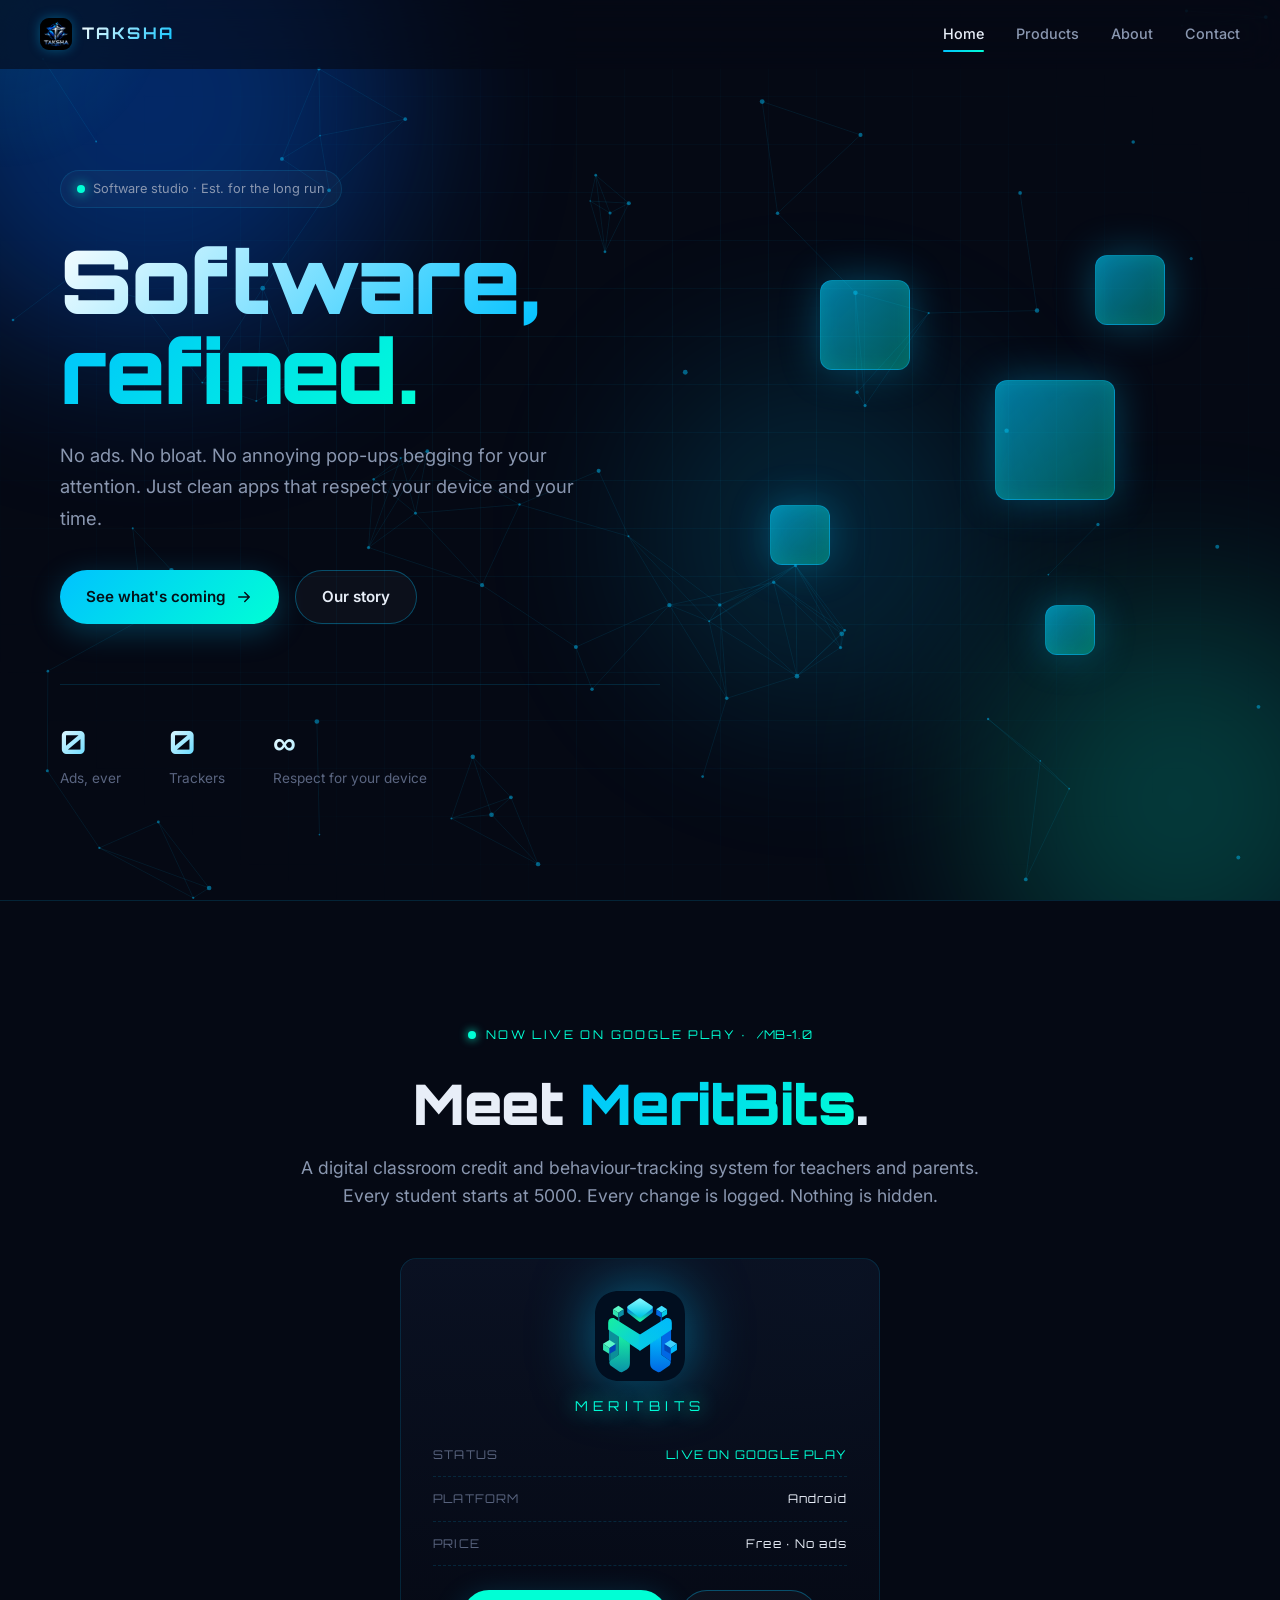
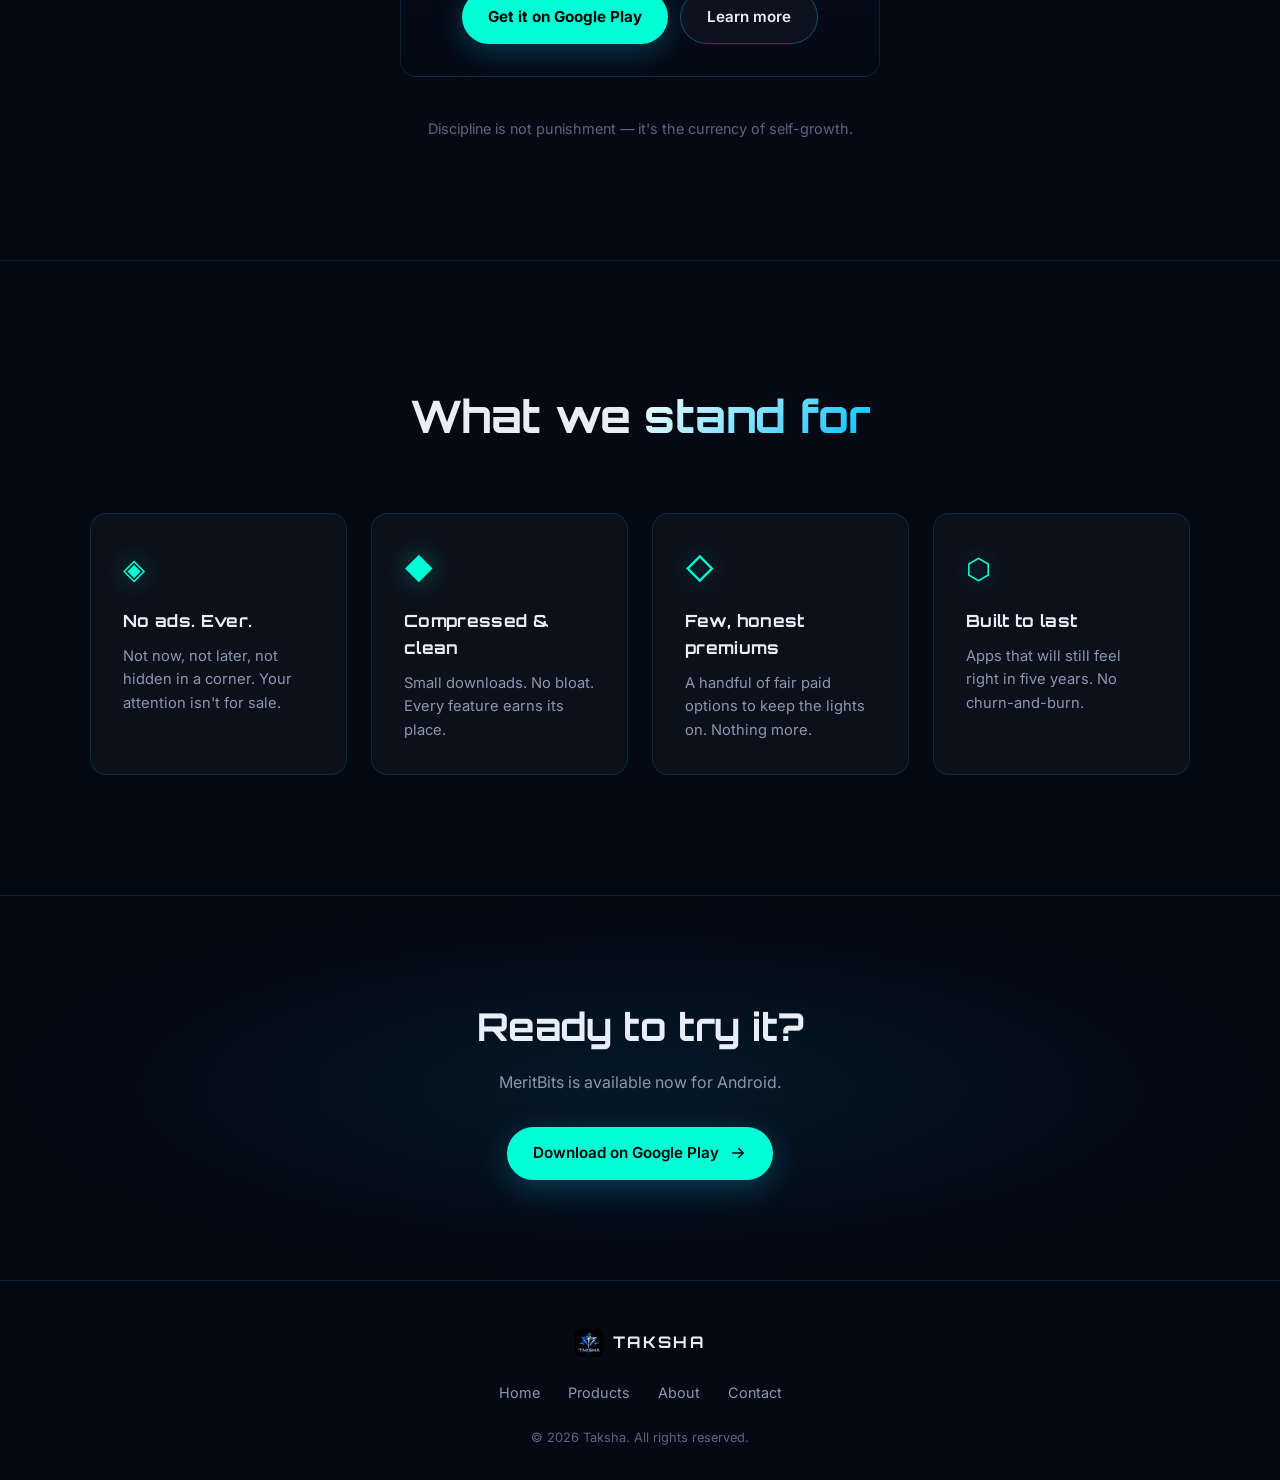
<file: index.html>
<!DOCTYPE html>
<html lang="en">
<head>
<meta charset="UTF-8" />
<meta name="viewport" content="width=device-width, initial-scale=1.0" />
<title>Taksha — Software, refined.</title>
<meta name="description" content="Taksha builds clean, no-bloat software for every platform. No ads. No noise. Just apps that work." />
<link rel="icon" href="assets/img/logo.png" />
<link rel="preconnect" href="https://fonts.googleapis.com" />
<link rel="preconnect" href="https://fonts.gstatic.com" crossorigin />
<link href="https://fonts.googleapis.com/css2?family=Orbitron:wght@500;700;900&family=Inter:wght@300;400;500;600;700&display=swap" rel="stylesheet" />
<link rel="stylesheet" href="assets/css/style.css" />
</head>
<body>

<div class="cursor-glow" aria-hidden="true"></div>
<div class="bg-grid" aria-hidden="true"></div>
<div class="bg-orbs" aria-hidden="true">
  <span class="orb orb-1"></span>
  <span class="orb orb-2"></span>
  <span class="orb orb-3"></span>
</div>

<header class="nav" id="nav">
  <a href="index.html" class="nav-brand">
    <img src="assets/img/logo.png" alt="Taksha" class="nav-logo" onerror="this.style.display='none'" />
    <span class="nav-name">TAKSHA</span>
  </a>
  <nav class="nav-links">
    <a href="index.html" class="active">Home</a>
    <a href="products.html">Products</a>
    <a href="about.html">About</a>
    <a href="contact.html">Contact</a>
  </nav>
  <button class="nav-toggle" aria-label="Menu">☰</button>
</header>

<main>

  <!-- HERO -->
  <section class="hero">
    <div class="hero-inner">
      <div class="hero-badge">
        <span class="dot"></span> Software studio · Est. for the long run
      </div>
      <h1 class="hero-title">
        <span class="grad">Software,</span><br />
        <span class="grad-2">refined.</span>
      </h1>
      <p class="hero-sub">
        No ads. No bloat. No annoying pop-ups begging for your attention.
        Just clean apps that respect your device and your time.
      </p>
      <div class="hero-cta">
        <a href="products.html" class="btn btn-primary">
          <span>See what's coming</span>
          <svg width="18" height="18" viewBox="0 0 24 24" fill="none"><path d="M5 12h14M13 6l6 6-6 6" stroke="currentColor" stroke-width="2" stroke-linecap="round" stroke-linejoin="round"/></svg>
        </a>
        <a href="about.html" class="btn btn-ghost">Our story</a>
      </div>

      <div class="hero-stats">
        <div class="stat"><strong>0</strong><span>Ads, ever</span></div>
        <div class="stat"><strong>0</strong><span>Trackers</span></div>
        <div class="stat"><strong>∞</strong><span>Respect for your device</span></div>
      </div>
    </div>

    <div class="hero-visual" aria-hidden="true">
      <div class="cube-field">
        <span class="cube c1"></span>
        <span class="cube c2"></span>
        <span class="cube c3"></span>
        <span class="cube c4"></span>
        <span class="cube c5"></span>
      </div>
    </div>
  </section>

  <!-- FEATURED: MERITBITS -->
  <section class="tease">
    <div class="tease-inner">
      <div class="tease-label">
        <span class="pulse" style="background:#00ffd5; box-shadow:0 0 10px #00ffd5;"></span> NOW LIVE ON GOOGLE PLAY · <span class="mono">/MB-1.0</span>
      </div>
      <h2 class="tease-title">
        Meet <span class="grad-2">MeritBits</span>.
      </h2>
      <p class="tease-sub">
        A digital classroom credit and behaviour-tracking system for teachers and parents.
        Every student starts at 5000. Every change is logged. Nothing is hidden.
      </p>
  
      <div class="tease-card">
        <div class="tease-card-glow"></div>
        <div class="tease-card-inner">
          <div class="tease-icon">
            <img src="assets/img/meritbits.svg" alt="MeritBits" onerror="this.style.display='none'" />
            <div class="tease-scramble" style="color:#00ffd5; text-shadow: 0 0 20px #00ffd5;">MERITBITS</div>
          </div>
          <div class="tease-meta">
            <div class="tease-row"><span>STATUS</span><em style="color: #00ffd5;">LIVE ON GOOGLE PLAY</em></div>
            <div class="tease-row"><span>PLATFORM</span><em>Android</em></div>
            <div class="tease-row"><span>PRICE</span><em>Free · No ads</em></div>
          </div>
          <div class="mb-cta-buttons" style="margin-top:22px; gap: 12px;">
            <a href="https://play.google.com/store/apps/details?id=com.taksha.meritbits" target="_blank" class="btn btn-primary" style="background:#00ffd5; color:#000; border:none; font-weight:700;">
              <span>Get it on Google Play</span>
            </a>
            <a href="/products/meritbits/index.html" class="btn btn-ghost">
              <span>Learn more</span>
            </a>
          </div>
        </div>
      </div>
  
      <p class="tease-footer">
        Discipline is not punishment — it's the currency of self-growth.
      </p>
    </div>
  </section>
    
  <!-- PRINCIPLES -->
  <section class="principles">
    <h2 class="section-title">What we <span class="grad">stand for</span></h2>
    <div class="principles-grid">
      <div class="principle">
        <div class="p-icon">◈</div>
        <h3>No ads. Ever.</h3>
        <p>Not now, not later, not hidden in a corner. Your attention isn't for sale.</p>
      </div>
      <div class="principle">
        <div class="p-icon">◆</div>
        <h3>Compressed & clean</h3>
        <p>Small downloads. No bloat. Every feature earns its place.</p>
      </div>
      <div class="principle">
        <div class="p-icon">◇</div>
        <h3>Few, honest premiums</h3>
        <p>A handful of fair paid options to keep the lights on. Nothing more.</p>
      </div>
      <div class="principle">
        <div class="p-icon">⬡</div>
        <h3>Built to last</h3>
        <p>Apps that will still feel right in five years. No churn-and-burn.</p>
      </div>
    </div>
  </section>

  <!-- CTA STRIP -->
  <section class="cta-strip">
    <div class="cta-inner">
      <h2>Ready to try it?</h2>
      <p>MeritBits is available now for Android.</p>
      <a href="https://play.google.com/store/apps/details?id=com.taksha.meritbits" target="_blank" class="btn btn-primary" style="background:#00ffd5; color:#000; border:none;">
        <span>Download on Google Play</span>
        <svg width="18" height="18" viewBox="0 0 24 24" fill="none"><path d="M5 12h14M13 6l6 6-6 6" stroke="currentColor" stroke-width="2" stroke-linecap="round" stroke-linejoin="round"/></svg>
      </a>
    </div>
  </section>

</main>

<footer class="footer">
  <div class="footer-inner">
    <div class="footer-brand">
      <img src="assets/img/logo.png" alt="Taksha" onerror="this.style.display='none'" />
      <span>TAKSHA</span>
    </div>
    <div class="footer-links">
      <a href="index.html">Home</a>
      <a href="products.html">Products</a>
      <a href="about.html">About</a>
      <a href="contact.html">Contact</a>
    </div>
    <p class="footer-copy">© <span id="year"></span> Taksha. All rights reserved.</p>
  </div>
</footer>

<script src="assets/js/main.js"></script>
</body>
</html>
</file>
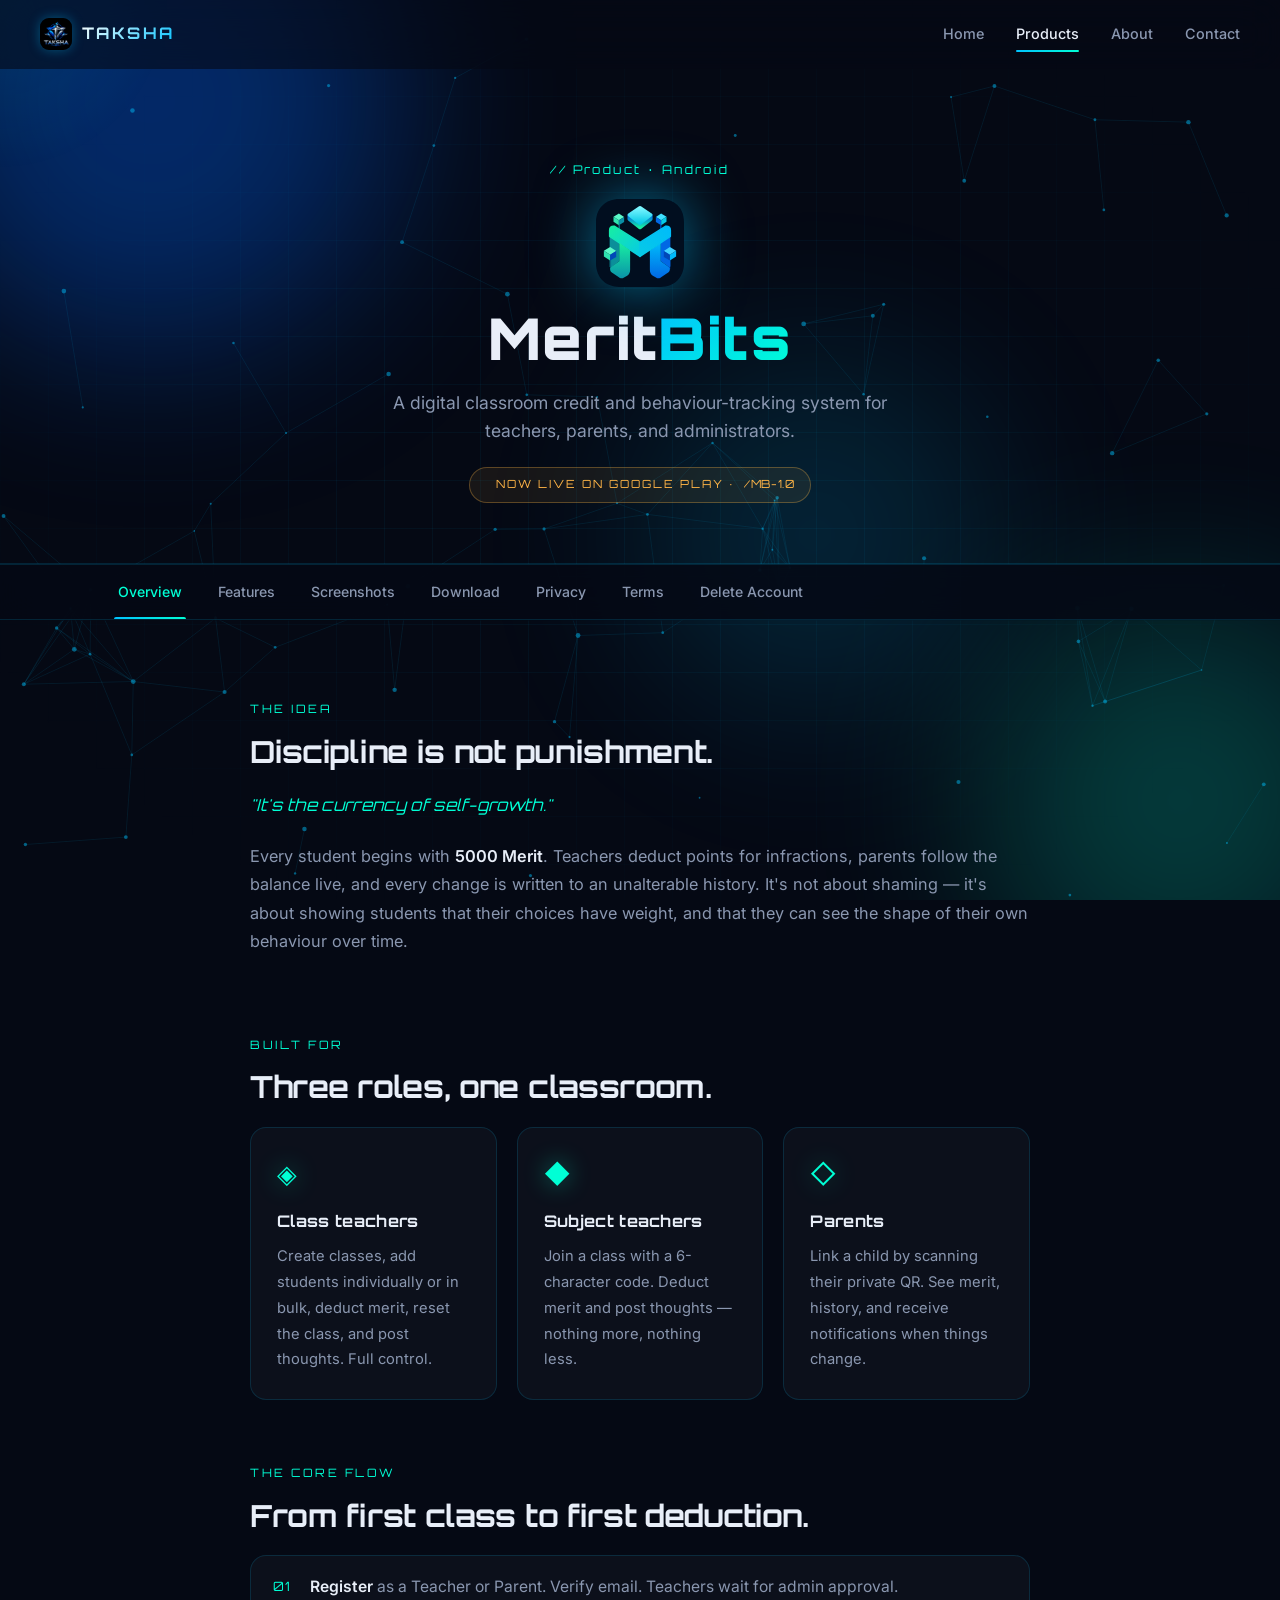
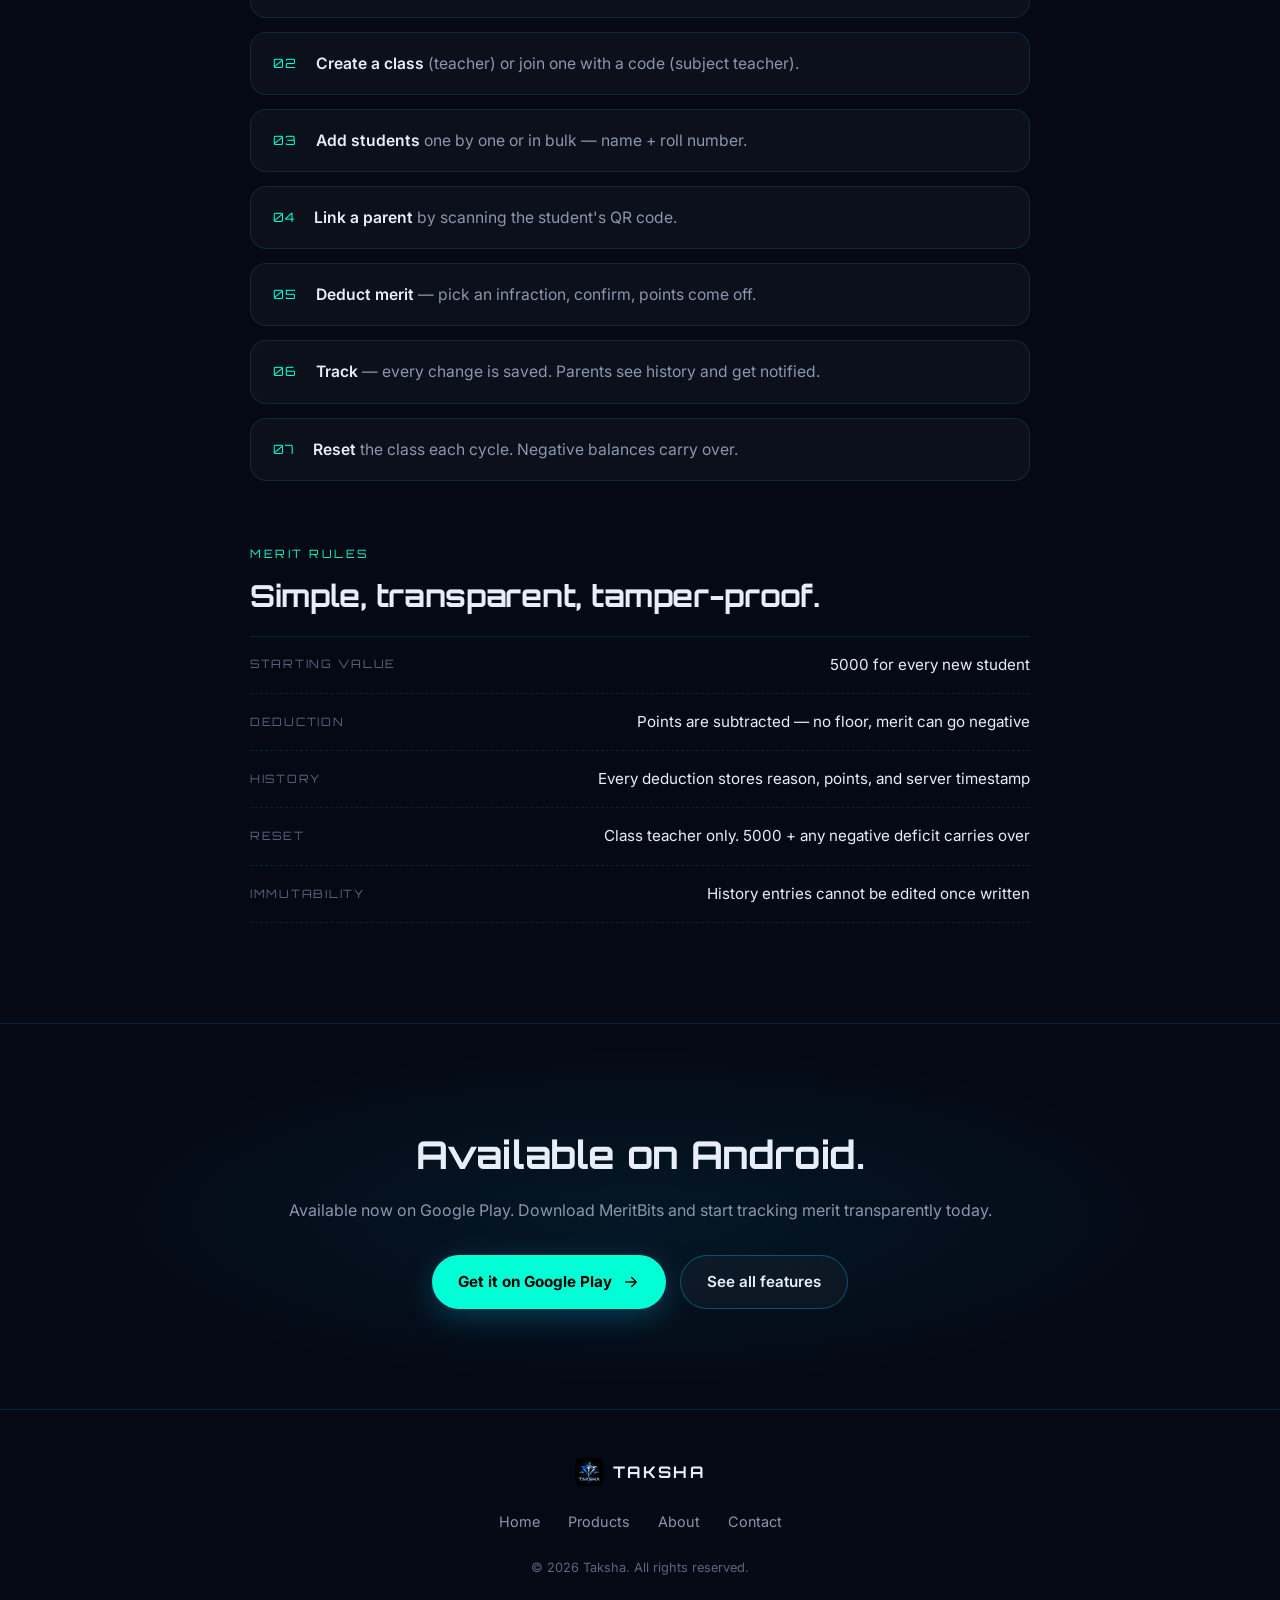
<file: products/meritbits/index.html>
<!DOCTYPE html>
<html lang="en">
<head>
<meta charset="UTF-8" />
<meta name="viewport" content="width=device-width, initial-scale=1.0" />
<title>MeritBits — Classroom merit tracking by Taksha</title>
<meta name="description" content="MeritBits is a digital classroom credit and behaviour-tracking system for teachers and parents. Built by Taksha." />
<link rel="icon" href="/assets/img/logo.png" />
<link rel="preconnect" href="https://fonts.googleapis.com" />
<link rel="preconnect" href="https://fonts.gstatic.com" crossorigin />
<link href="https://fonts.googleapis.com/css2?family=Orbitron:wght@500;700;900&family=Inter:wght@300;400;500;600;700&display=swap" rel="stylesheet" />
<link rel="stylesheet" href="/assets/css/style.css" />
</head>
<body>

<div class="cursor-glow" aria-hidden="true"></div>
<div class="bg-grid" aria-hidden="true"></div>
<div class="bg-orbs" aria-hidden="true">
  <span class="orb orb-1"></span>
  <span class="orb orb-2"></span>
  <span class="orb orb-3"></span>
</div>

<header class="nav" id="nav">
  <a href="/index.html" class="nav-brand">
    <img src="/assets/img/logo.png" alt="Taksha" class="nav-logo" onerror="this.style.display='none'" />
    <span class="nav-name">TAKSHA</span>
  </a>
  <nav class="nav-links">
    <a href="/index.html">Home</a>
    <a href="/products.html" class="active">Products</a>
    <a href="/about.html">About</a>
    <a href="/contact.html">Contact</a>
  </nav>
  <button class="nav-toggle" aria-label="Menu">☰</button>
</header>

<main>

  <section class="page-header">
    <div class="page-header-inner">
      <span class="page-kicker">// Product · Android</span>
      <div class="mb-hero-icon">
        <img src="/assets/img/meritbits.svg" alt="MeritBits" onerror="this.style.display='none'" />
      </div>
      <h1 class="page-title mb-title">Merit<span class="grad-2">Bits</span></h1>
      <p class="page-lede">
        A digital classroom credit and behaviour-tracking system for teachers, parents, and administrators.
      </p>
      <div class="mb-status">
        <span class="pulse" style="background:#00ffd5; box-shadow:0 0 10px #00ffd5;"></span> NOW LIVE ON GOOGLE PLAY · <span class="mono">/MB-1.0</span>
      </div>
    </div>
  </section>

  <section class="mb-subnav-wrap">
    <nav class="mb-subnav">
      <a href="/products/meritbits/index.html" class="active">Overview</a>
      <a href="/products/meritbits/features.html">Features</a>
      <a href="/products/meritbits/screenshots.html">Screenshots</a>
      <a href="/products/meritbits/download.html">Download</a>
      <a href="/products/meritbits/privacy.html">Privacy</a>
      <a href="/products/meritbits/terms.html">Terms</a>
      <a href="/products/meritbits/delete-account.html">Delete Account</a>
    </nav>
  </section>

  <section class="mb-content">

    <div class="mb-block reveal">
      <div class="mb-block-label">The idea</div>
      <h2>Discipline is not punishment.</h2>
      <p class="mb-quote">"It's the currency of self-growth."</p>
      <p>
        Every student begins with <strong>5000 Merit</strong>. Teachers deduct points for infractions,
        parents follow the balance live, and every change is written to an unalterable history.
        It's not about shaming — it's about showing students that their choices have weight, and
        that they can see the shape of their own behaviour over time.
      </p>
    </div>

    <div class="mb-block reveal">
      <div class="mb-block-label">Built for</div>
      <h2>Three roles, one classroom.</h2>
      <div class="mb-roles">
        <div class="mb-role">
          <div class="mb-role-icon">◈</div>
          <h3>Class teachers</h3>
          <p>Create classes, add students individually or in bulk, deduct merit, reset the class, and post thoughts. Full control.</p>
        </div>
        <div class="mb-role">
          <div class="mb-role-icon">◆</div>
          <h3>Subject teachers</h3>
          <p>Join a class with a 6-character code. Deduct merit and post thoughts — nothing more, nothing less.</p>
        </div>
        <div class="mb-role">
          <div class="mb-role-icon">◇</div>
          <h3>Parents</h3>
          <p>Link a child by scanning their private QR. See merit, history, and receive notifications when things change.</p>
        </div>
      </div>
    </div>

    <div class="mb-block reveal">
      <div class="mb-block-label">The core flow</div>
      <h2>From first class to first deduction.</h2>
      <ol class="mb-steps">
        <li><span>01</span><div><strong>Register</strong> as a Teacher or Parent. Verify email. Teachers wait for admin approval.</div></li>
        <li><span>02</span><div><strong>Create a class</strong> (teacher) or join one with a code (subject teacher).</div></li>
        <li><span>03</span><div><strong>Add students</strong> one by one or in bulk — name + roll number.</div></li>
        <li><span>04</span><div><strong>Link a parent</strong> by scanning the student's QR code.</div></li>
        <li><span>05</span><div><strong>Deduct merit</strong> — pick an infraction, confirm, points come off.</div></li>
        <li><span>06</span><div><strong>Track</strong> — every change is saved. Parents see history and get notified.</div></li>
        <li><span>07</span><div><strong>Reset</strong> the class each cycle. Negative balances carry over.</div></li>
      </ol>
    </div>

    <div class="mb-block reveal">
      <div class="mb-block-label">Merit rules</div>
      <h2>Simple, transparent, tamper-proof.</h2>
      <div class="mb-rules">
        <div class="mb-rule"><span>Starting value</span><em>5000 for every new student</em></div>
        <div class="mb-rule"><span>Deduction</span><em>Points are subtracted — no floor, merit can go negative</em></div>
        <div class="mb-rule"><span>History</span><em>Every deduction stores reason, points, and server timestamp</em></div>
        <div class="mb-rule"><span>Reset</span><em>Class teacher only. 5000 + any negative deficit carries over</em></div>
        <div class="mb-rule"><span>Immutability</span><em>History entries cannot be edited once written</em></div>
      </div>
    </div>

  </section>

  <section class="cta-strip">
    <div class="cta-inner">
      <h2>Available on Android.</h2>
      <p>Available now on Google Play. Download MeritBits and start tracking merit transparently today.</p>
      <div class="mb-cta-buttons">
        <a href="https://play.google.com/store/apps/details?id=com.taksha.meritbits" target="_blank" class="btn btn-primary" style="background:#00ffd5; color:#000; border:none; font-weight:700;">
          <span>Get it on Google Play</span>
          <svg width="18" height="18" viewBox="0 0 24 24" fill="none"><path d="M5 12h14M13 6l6 6-6 6" stroke="currentColor" stroke-width="2" stroke-linecap="round" stroke-linejoin="round"/></svg>
        </a>
        <a href="/products/meritbits/features.html" class="btn btn-ghost">See all features</a>
      </div>
    </div>
  </section>

</main>

<footer class="footer">
  <div class="footer-inner">
    <div class="footer-brand">
      <img src="/assets/img/logo.png" alt="Taksha" onerror="this.style.display='none'" />
      <span>TAKSHA</span>
    </div>
    <div class="footer-links">
      <a href="/index.html">Home</a>
      <a href="/products.html">Products</a>
      <a href="/about.html">About</a>
      <a href="/contact.html">Contact</a>
    </div>
    <p class="footer-copy">© <span id="year"></span> Taksha. All rights reserved.</p>
  </div>
</footer>

<script src="/assets/js/main.js"></script>
</body>
</html>
</file>
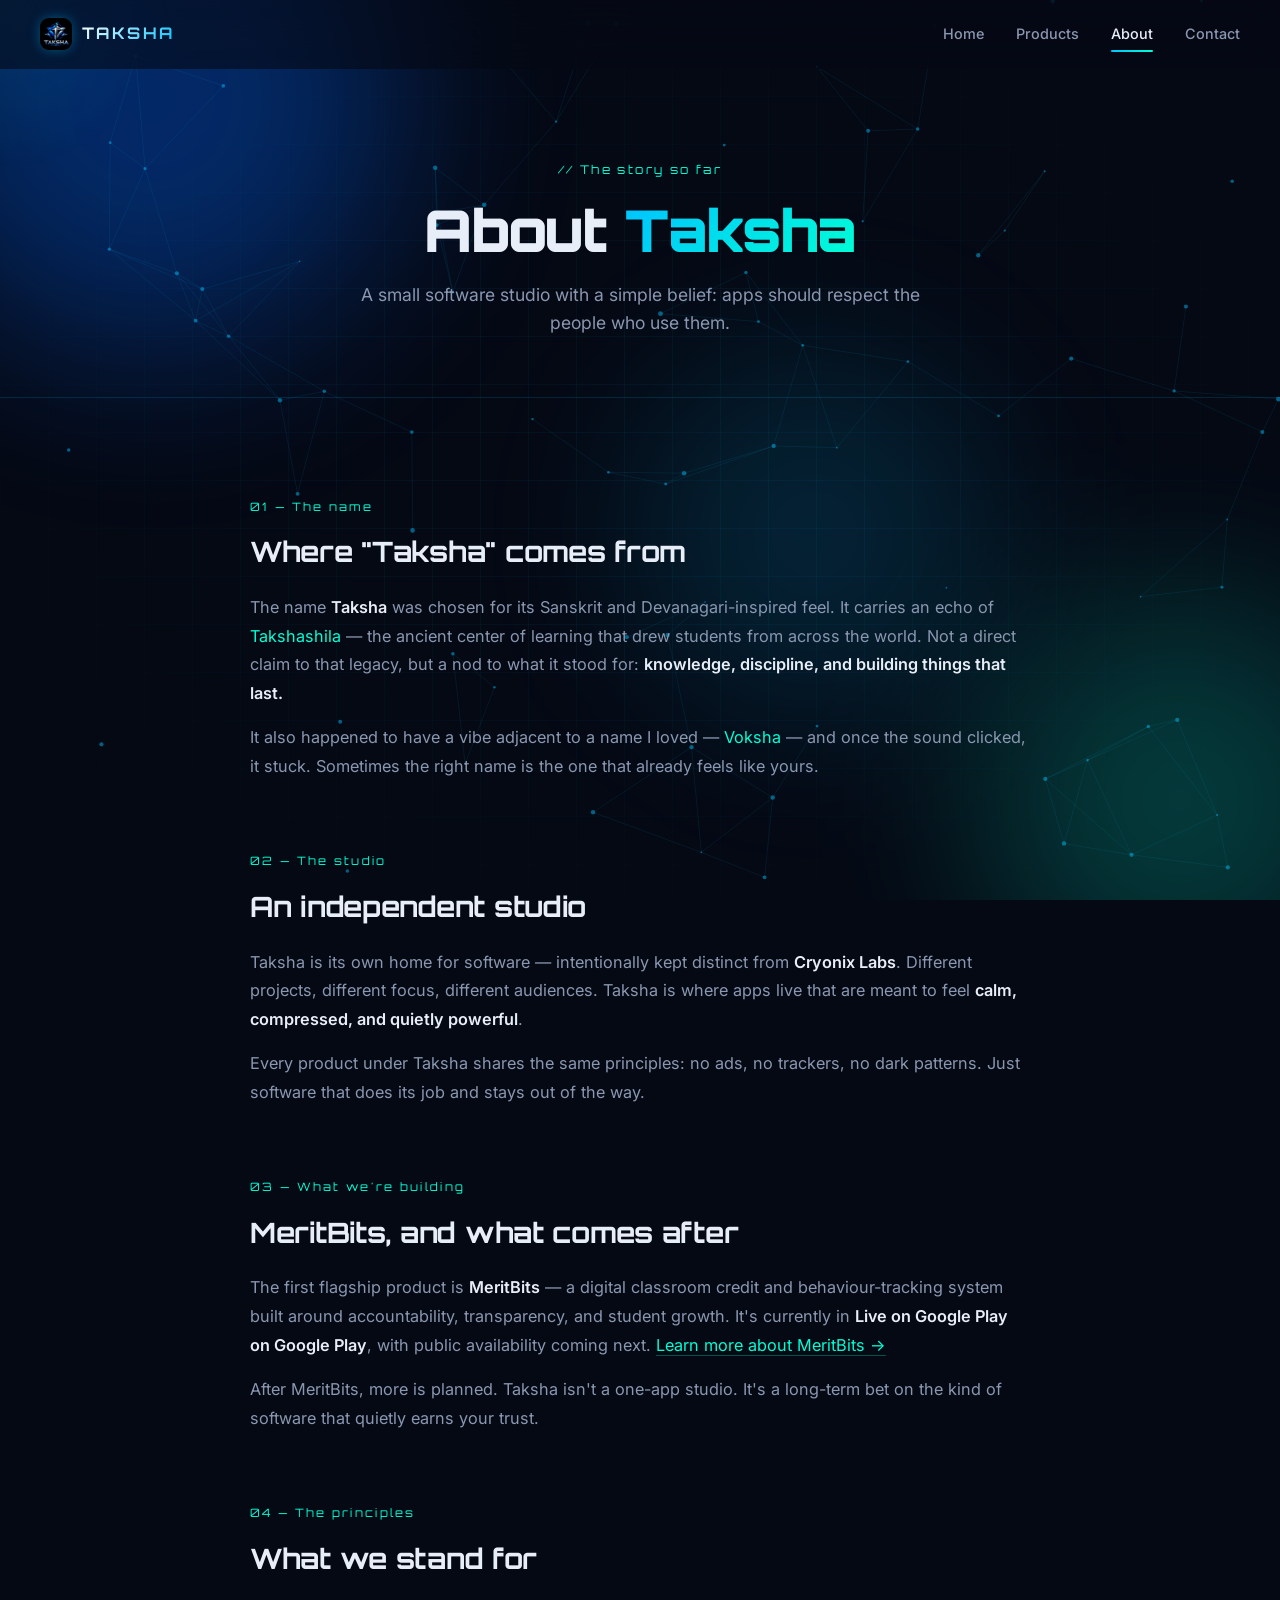
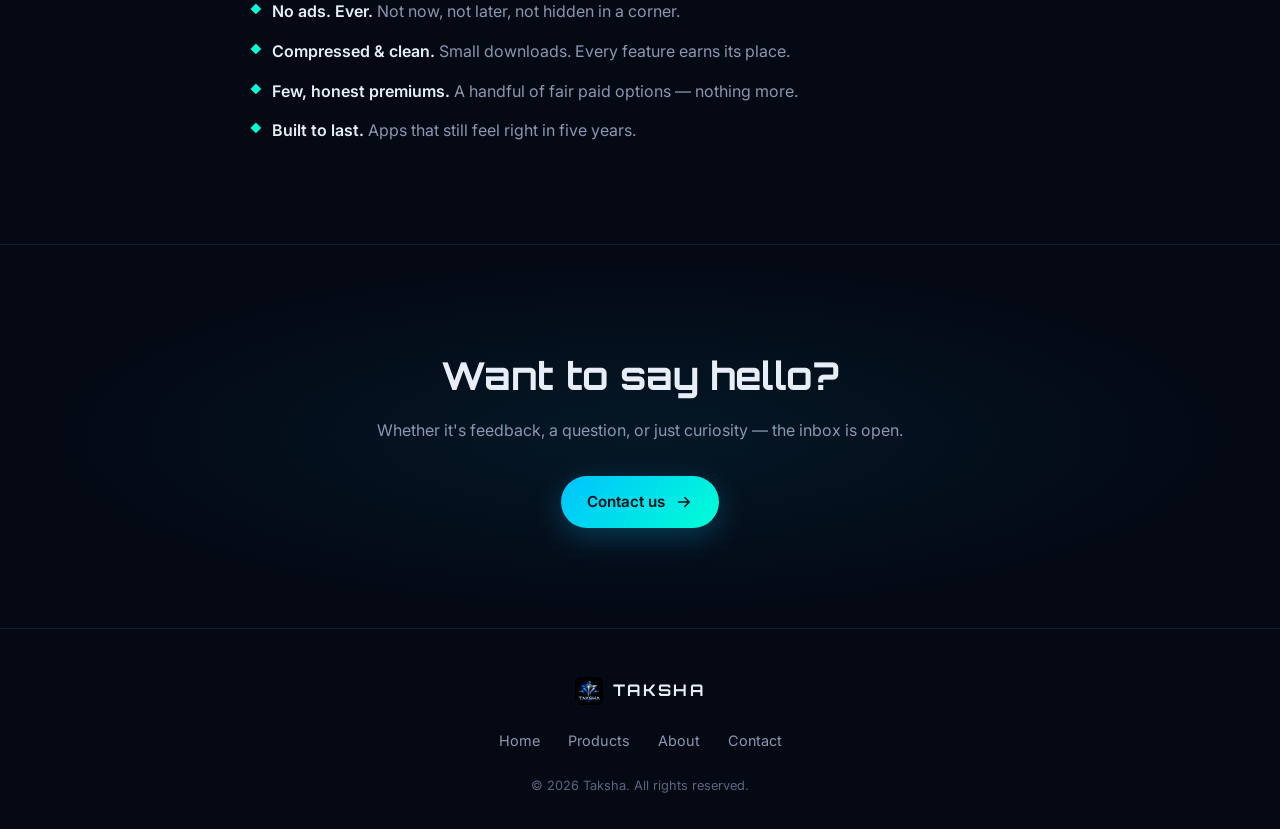
<file: about.html>
<!DOCTYPE html>
<html lang="en">
<head>
<meta charset="UTF-8" />
<meta name="viewport" content="width=device-width, initial-scale=1.0" />
<title>About — Taksha</title>
<meta name="description" content="The story behind Taksha — software, refined." />
<link rel="icon" href="assets/img/logo.png" />
<link rel="preconnect" href="https://fonts.googleapis.com" />
<link rel="preconnect" href="https://fonts.gstatic.com" crossorigin />
<link href="https://fonts.googleapis.com/css2?family=Orbitron:wght@500;700;900&family=Inter:wght@300;400;500;600;700&display=swap" rel="stylesheet" />
<link rel="stylesheet" href="assets/css/style.css" />
</head>
<body>

<div class="cursor-glow" aria-hidden="true"></div>
<div class="bg-grid" aria-hidden="true"></div>
<div class="bg-orbs" aria-hidden="true">
  <span class="orb orb-1"></span>
  <span class="orb orb-2"></span>
  <span class="orb orb-3"></span>
</div>

<header class="nav" id="nav">
  <a href="index.html" class="nav-brand">
    <img src="assets/img/logo.png" alt="Taksha" class="nav-logo" onerror="this.style.display='none'" />
    <span class="nav-name">TAKSHA</span>
  </a>
  <nav class="nav-links">
    <a href="index.html">Home</a>
    <a href="products.html">Products</a>
    <a href="about.html" class="active">About</a>
    <a href="contact.html">Contact</a>
  </nav>
  <button class="nav-toggle" aria-label="Menu">☰</button>
</header>

<main>

  <section class="page-header">
    <div class="page-header-inner">
      <span class="page-kicker">// The story so far</span>
      <h1 class="page-title">About <span class="grad-2">Taksha</span></h1>
      <p class="page-lede">
        A small software studio with a simple belief: apps should respect the people who use them.
      </p>
    </div>
  </section>

  <section class="about">
    <div class="about-inner">

      <div class="about-block reveal">
        <div class="about-label">01 — The name</div>
        <h2>Where "Taksha" comes from</h2>
        <p>
          The name <strong>Taksha</strong> was chosen for its Sanskrit and Devanagari-inspired feel.
          It carries an echo of <em>Takshashila</em> — the ancient center of learning that drew students
          from across the world. Not a direct claim to that legacy, but a nod to what it stood for:
          <strong>knowledge, discipline, and building things that last.</strong>
        </p>
        <p>
          It also happened to have a vibe adjacent to a name I loved — <em>Voksha</em> — and once the
          sound clicked, it stuck. Sometimes the right name is the one that already feels like yours.
        </p>
      </div>

      <div class="about-block reveal">
        <div class="about-label">02 — The studio</div>
        <h2>An independent studio</h2>
        <p>
          Taksha is its own home for software — intentionally kept distinct from <strong>Cryonix Labs</strong>.
          Different projects, different focus, different audiences. Taksha is where apps live that
          are meant to feel <strong>calm, compressed, and quietly powerful</strong>.
        </p>
        <p>
          Every product under Taksha shares the same principles: no ads, no trackers, no dark patterns.
          Just software that does its job and stays out of the way.
        </p>
      </div>

      <div class="about-block reveal">
        <div class="about-label">03 — What we're building</div>
        <h2>MeritBits, and what comes after</h2>
        <p>
          The first flagship product is <strong>MeritBits</strong> — a digital classroom credit and
          behaviour-tracking system built around accountability, transparency, and student growth.
          It's currently in <strong>Live on Google Play on Google Play</strong>, with public availability
          coming next. <a href="/products/meritbits/index.html" style="color:var(--cyan); border-bottom:1px solid rgba(0,255,213,0.3);">Learn more about MeritBits →</a>
        </p>
        <p>
          After MeritBits, more is planned. Taksha isn't a one-app studio. It's a long-term bet on
          the kind of software that quietly earns your trust.
        </p>
      </div>

      <div class="about-block reveal">
        <div class="about-label">04 — The principles</div>
        <h2>What we stand for</h2>
        <ul class="about-list">
          <li><strong>No ads. Ever.</strong> Not now, not later, not hidden in a corner.</li>
          <li><strong>Compressed &amp; clean.</strong> Small downloads. Every feature earns its place.</li>
          <li><strong>Few, honest premiums.</strong> A handful of fair paid options — nothing more.</li>
          <li><strong>Built to last.</strong> Apps that still feel right in five years.</li>
        </ul>
      </div>

    </div>
  </section>

  <section class="cta-strip">
    <div class="cta-inner">
      <h2>Want to say hello?</h2>
      <p>Whether it's feedback, a question, or just curiosity — the inbox is open.</p>
      <a href="contact.html" class="btn btn-primary">
        <span>Contact us</span>
        <svg width="18" height="18" viewBox="0 0 24 24" fill="none"><path d="M5 12h14M13 6l6 6-6 6" stroke="currentColor" stroke-width="2" stroke-linecap="round" stroke-linejoin="round"/></svg>
      </a>
    </div>
  </section>

</main>

<footer class="footer">
  <div class="footer-inner">
    <div class="footer-brand">
      <img src="assets/img/logo.png" alt="Taksha" onerror="this.style.display='none'" />
      <span>TAKSHA</span>
    </div>
    <div class="footer-links">
      <a href="index.html">Home</a>
      <a href="products.html">Products</a>
      <a href="about.html">About</a>
      <a href="contact.html">Contact</a>
    </div>
    <p class="footer-copy">© <span id="year"></span> Taksha. All rights reserved.</p>
  </div>
</footer>

<script src="assets/js/main.js"></script>
</body>
</html>
</file>
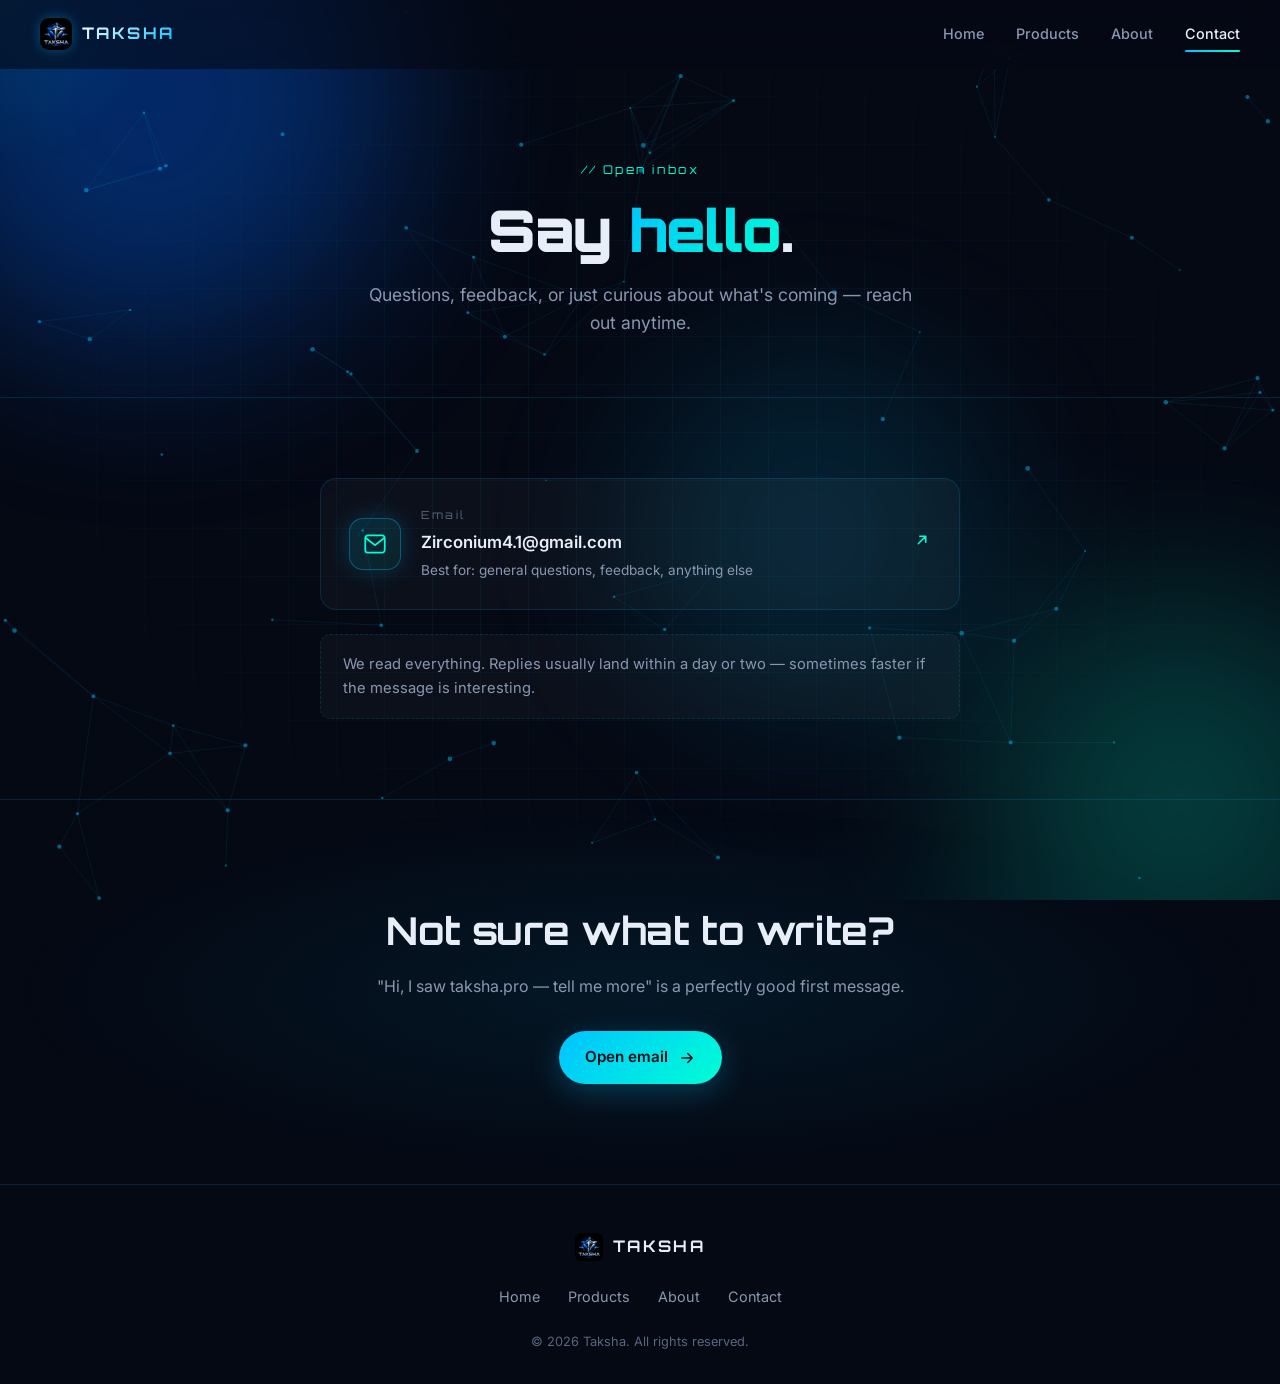
<file: contact.html>
<!DOCTYPE html>
<html lang="en">
<head>
<meta charset="UTF-8" />
<meta name="viewport" content="width=device-width, initial-scale=1.0" />
<title>Contact — Taksha</title>
<meta name="description" content="Get in touch with Taksha." />
<link rel="icon" href="assets/img/logo.png" />
<link rel="preconnect" href="https://fonts.googleapis.com" />
<link rel="preconnect" href="https://fonts.gstatic.com" crossorigin />
<link href="https://fonts.googleapis.com/css2?family=Orbitron:wght@500;700;900&family=Inter:wght@300;400;500;600;700&display=swap" rel="stylesheet" />
<link rel="stylesheet" href="assets/css/style.css" />
</head>
<body>

<div class="cursor-glow" aria-hidden="true"></div>
<div class="bg-grid" aria-hidden="true"></div>
<div class="bg-orbs" aria-hidden="true">
  <span class="orb orb-1"></span>
  <span class="orb orb-2"></span>
  <span class="orb orb-3"></span>
</div>

<header class="nav" id="nav">
  <a href="index.html" class="nav-brand">
    <img src="assets/img/logo.png" alt="Taksha" class="nav-logo" onerror="this.style.display='none'" />
    <span class="nav-name">TAKSHA</span>
  </a>
  <nav class="nav-links">
    <a href="index.html">Home</a>
    <a href="products.html">Products</a>
    <a href="about.html">About</a>
    <a href="contact.html" class="active">Contact</a>
  </nav>
  <button class="nav-toggle" aria-label="Menu">☰</button>
</header>

<main>

  <section class="page-header">
    <div class="page-header-inner">
      <span class="page-kicker">// Open inbox</span>
      <h1 class="page-title">Say <span class="grad-2">hello</span>.</h1>
      <p class="page-lede">
        Questions, feedback, or just curious about what's coming — reach out anytime.
      </p>
    </div>
  </section>

  <section class="contact">
    <div class="contact-inner">

      <a href="mailto:Zirconium4.1@gmail.com" class="contact-card reveal">
        <div class="contact-icon">
          <svg width="26" height="26" viewBox="0 0 24 24" fill="none">
            <path d="M3 6.5A2.5 2.5 0 0 1 5.5 4h13A2.5 2.5 0 0 1 21 6.5v11a2.5 2.5 0 0 1-2.5 2.5h-13A2.5 2.5 0 0 1 3 17.5v-11Z" stroke="currentColor" stroke-width="1.6"/>
            <path d="m3.5 6.5 8.5 6.5 8.5-6.5" stroke="currentColor" stroke-width="1.6" stroke-linecap="round"/>
          </svg>
        </div>
        <div class="contact-body">
          <span class="contact-label">Email</span>
          <span class="contact-value">Zirconium4.1@gmail.com</span>
          <span class="contact-hint">Best for: general questions, feedback, anything else</span>
        </div>
        <div class="contact-arrow">
          <svg width="18" height="18" viewBox="0 0 24 24" fill="none"><path d="M7 17 17 7M9 7h8v8" stroke="currentColor" stroke-width="2" stroke-linecap="round" stroke-linejoin="round"/></svg>
        </div>
      </a>

      <div class="contact-note reveal">
        <p>
          We read everything. Replies usually land within a day or two —
          sometimes faster if the message is interesting.
        </p>
      </div>

    </div>
  </section>

  <section class="cta-strip">
    <div class="cta-inner">
      <h2>Not sure what to write?</h2>
      <p>"Hi, I saw taksha.pro — tell me more" is a perfectly good first message.</p>
      <a href="mailto:Zirconium4.1@gmail.com?subject=Hello%20Taksha" class="btn btn-primary">
        <span>Open email</span>
        <svg width="18" height="18" viewBox="0 0 24 24" fill="none"><path d="M5 12h14M13 6l6 6-6 6" stroke="currentColor" stroke-width="2" stroke-linecap="round" stroke-linejoin="round"/></svg>
      </a>
    </div>
  </section>

</main>

<footer class="footer">
  <div class="footer-inner">
    <div class="footer-brand">
      <img src="assets/img/logo.png" alt="Taksha" onerror="this.style.display='none'" />
      <span>TAKSHA</span>
    </div>
    <div class="footer-links">
      <a href="index.html">Home</a>
      <a href="products.html">Products</a>
      <a href="about.html">About</a>
      <a href="contact.html">Contact</a>
    </div>
    <p class="footer-copy">© <span id="year"></span> Taksha. All rights reserved.</p>
  </div>
</footer>

<script src="assets/js/main.js"></script>
</body>
</html>
</file>
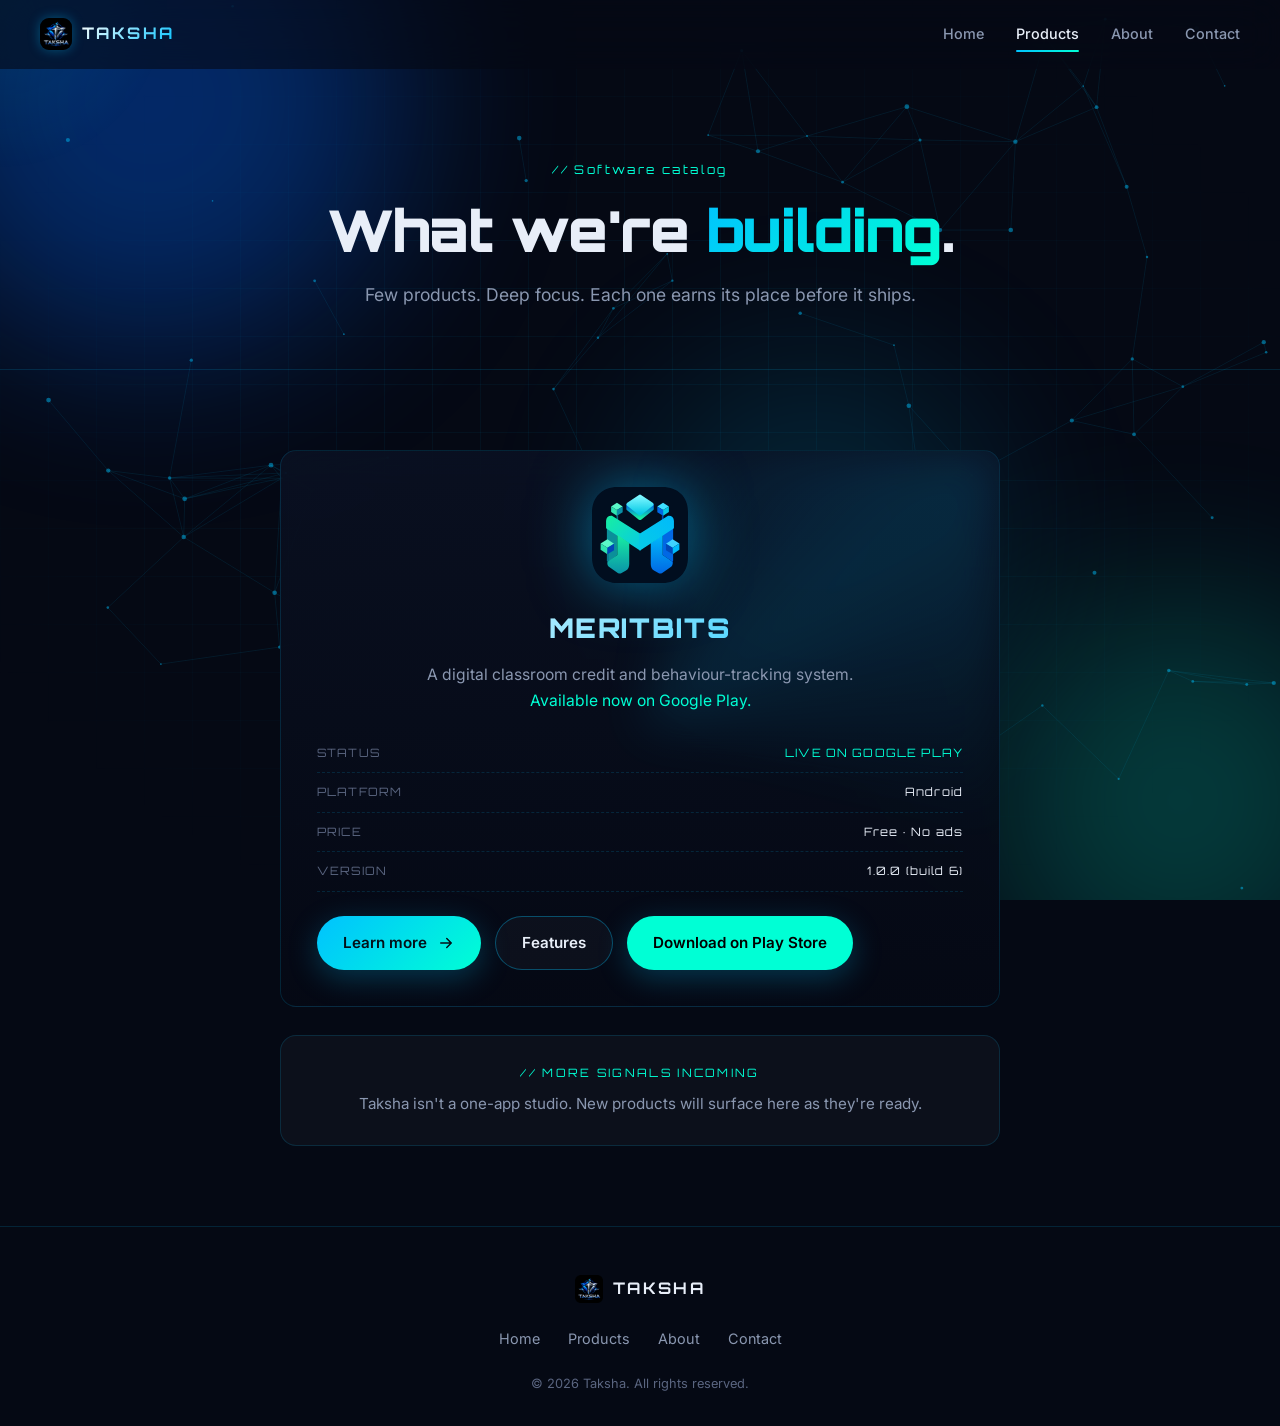
<file: products.html>
<!DOCTYPE html>
<html lang="en">
<head>
<meta charset="UTF-8" />
<meta name="viewport" content="width=device-width, initial-scale=1.0" />
<title>Products — Taksha</title>
<meta name="description" content="Software from Taksha. No ads. No bloat." />
<link rel="icon" href="assets/img/logo.png" />
<link rel="preconnect" href="https://fonts.googleapis.com" />
<link rel="preconnect" href="https://fonts.gstatic.com" crossorigin />
<link href="https://fonts.googleapis.com/css2?family=Orbitron:wght@500;700;900&family=Inter:wght@300;400;500;600;700&display=swap" rel="stylesheet" />
<link rel="stylesheet" href="assets/css/style.css" />
</head>
<body>

<div class="cursor-glow" aria-hidden="true"></div>
<div class="bg-grid" aria-hidden="true"></div>
<div class="bg-orbs" aria-hidden="true">
  <span class="orb orb-1"></span>
  <span class="orb orb-2"></span>
  <span class="orb orb-3"></span>
</div>

<header class="nav" id="nav">
  <a href="index.html" class="nav-brand">
    <img src="assets/img/logo.png" alt="Taksha" class="nav-logo" onerror="this.style.display='none'" />
    <span class="nav-name">TAKSHA</span>
  </a>
  <nav class="nav-links">
    <a href="index.html">Home</a>
    <a href="products.html" class="active">Products</a>
    <a href="about.html">About</a>
    <a href="contact.html">Contact</a>
  </nav>
  <button class="nav-toggle" aria-label="Menu">☰</button>
</header>

<main>

  <section class="page-header">
    <div class="page-header-inner">
      <span class="page-kicker">// Software catalog</span>
      <h1 class="page-title">What we're <span class="grad-2">building</span>.</h1>
      <p class="page-lede">
        Few products. Deep focus. Each one earns its place before it ships.
      </p>
    </div>
  </section>

  <section class="products">
    <div class="products-inner">
  
      <article class="product-card reveal">
        <div class="product-glow" aria-hidden="true"></div>
  
        <div class="product-icon-wrap">
          <img src="/assets/img/meritbits.svg" alt="MeritBits" class="product-icon" onerror="this.style.display='none'" />
        </div>
  
        <h2 class="product-name">
          <span class="mono">MERITBITS</span>
        </h2>
  
        <p class="product-tag">
          A digital classroom credit and behaviour-tracking system.
          <br /><span style="color: #00ffd5;">Available now on Google Play.</span>
        </p>
  
        <div class="product-meta">
          <div class="product-meta-row"><span>STATUS</span><em style="color: #00ffd5;">LIVE ON GOOGLE PLAY</em></div>
          <div class="product-meta-row"><span>PLATFORM</span><em>Android</em></div>
          <div class="product-meta-row"><span>PRICE</span><em>Free · No ads</em></div>
          <div class="product-meta-row"><span>VERSION</span><em>1.0.0 (build 6)</em></div>
        </div>
  
        <div class="mb-cta-buttons" style="justify-content:flex-start;">
          <a href="/products/meritbits/index.html" class="btn btn-primary">
            <span>Learn more</span>
            <svg width="18" height="18" viewBox="0 0 24 24" fill="none"><path d="M5 12h14M13 6l6 6-6 6" stroke="currentColor" stroke-width="2" stroke-linecap="round" stroke-linejoin="round"/></svg>
          </a>
          <a href="/products/meritbits/features.html" class="btn btn-ghost">Features</a>
          <!-- ADD THIS NEW BUTTON -->
          <a href="https://play.google.com/store/apps/details?id=com.taksha.meritbits" target="_blank" class="btn btn-primary" style="background:#00ffd5; color:#000; border:none;">
            <span>Download on Play Store</span>
          </a>
        </div>
      </article>
  
      <div class="products-coming reveal">
        <div class="coming-inner">
          <span class="mono">// MORE SIGNALS INCOMING</span>
          <p>Taksha isn't a one-app studio. New products will surface here as they're ready.</p>
        </div>
      </div>
  
    </div>
  </section>

</main>

<footer class="footer">
  <div class="footer-inner">
    <div class="footer-brand">
      <img src="assets/img/logo.png" alt="Taksha" onerror="this.style.display='none'" />
      <span>TAKSHA</span>
    </div>
    <div class="footer-links">
      <a href="index.html">Home</a>
      <a href="products.html">Products</a>
      <a href="about.html">About</a>
      <a href="contact.html">Contact</a>
    </div>
    <p class="footer-copy">© <span id="year"></span> Taksha. All rights reserved.</p>
  </div>
</footer>

<script src="assets/js/main.js"></script>
</body>
</html>
</file>
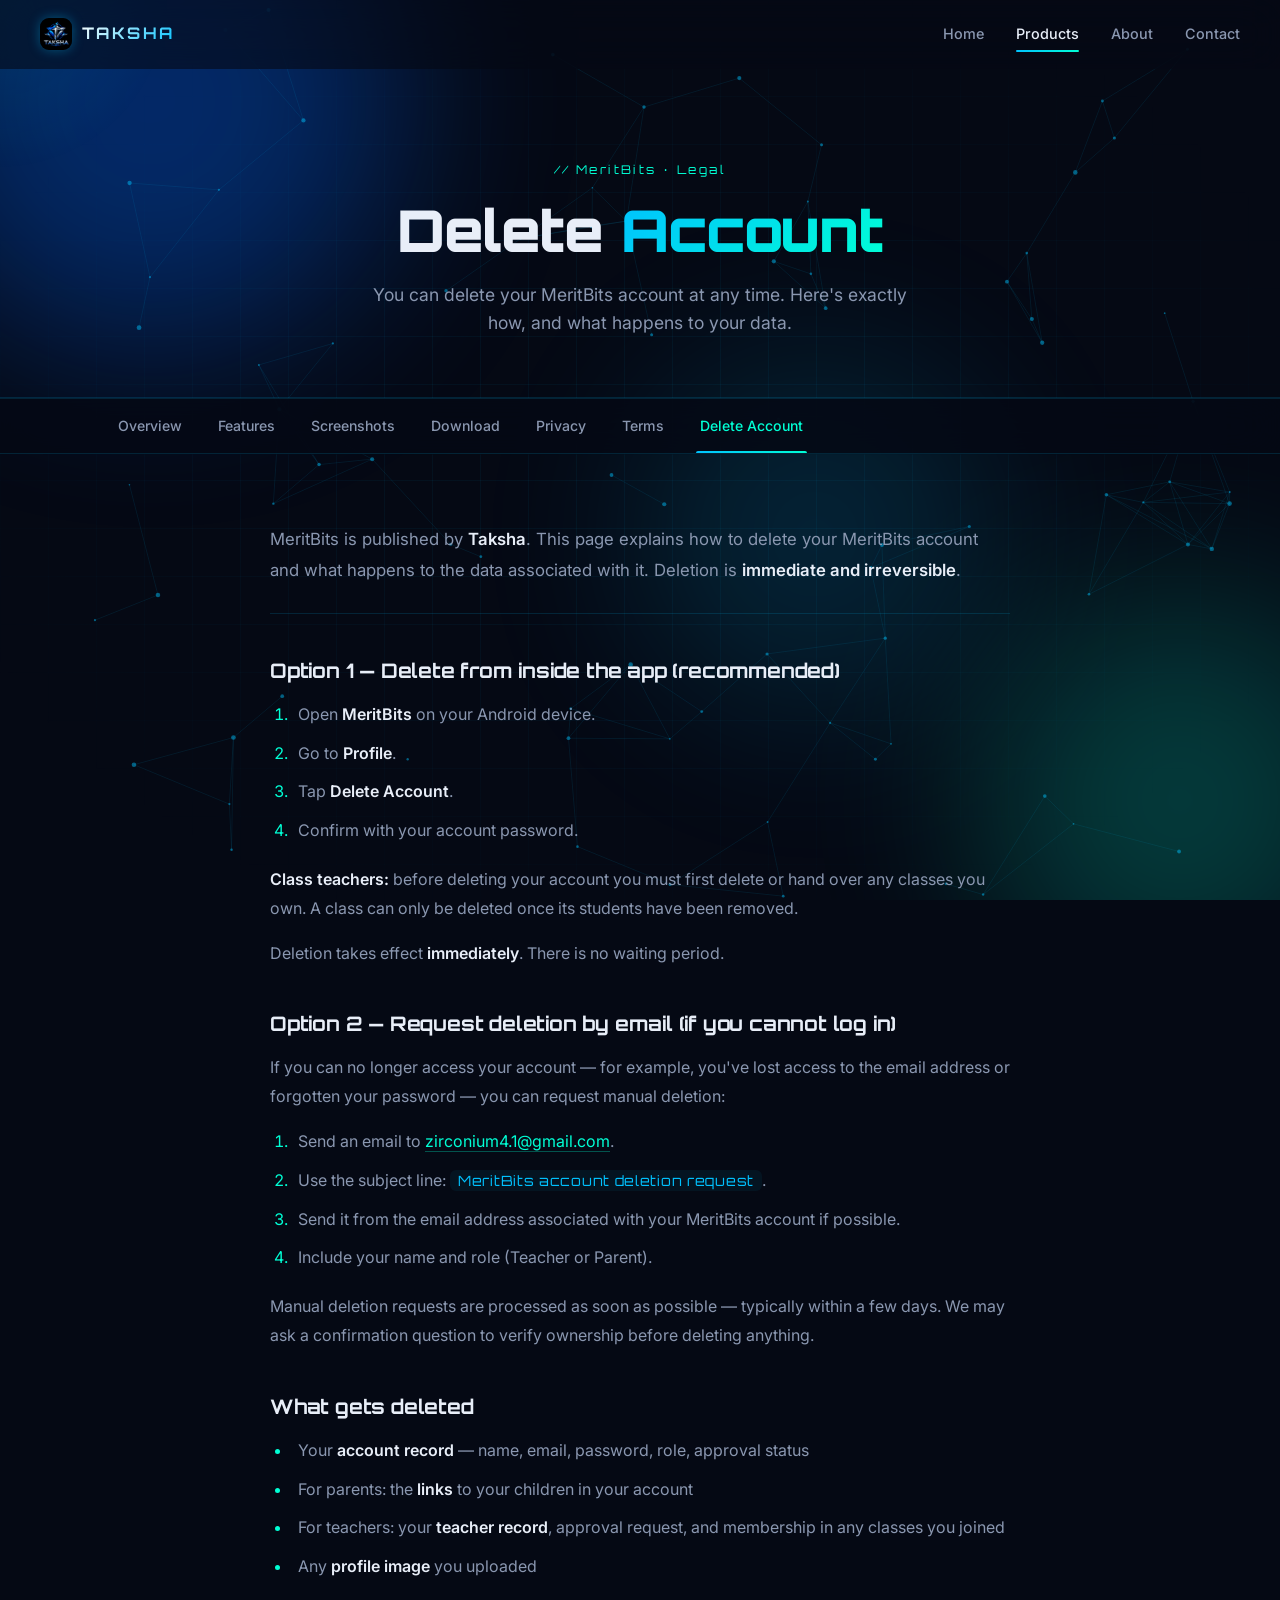
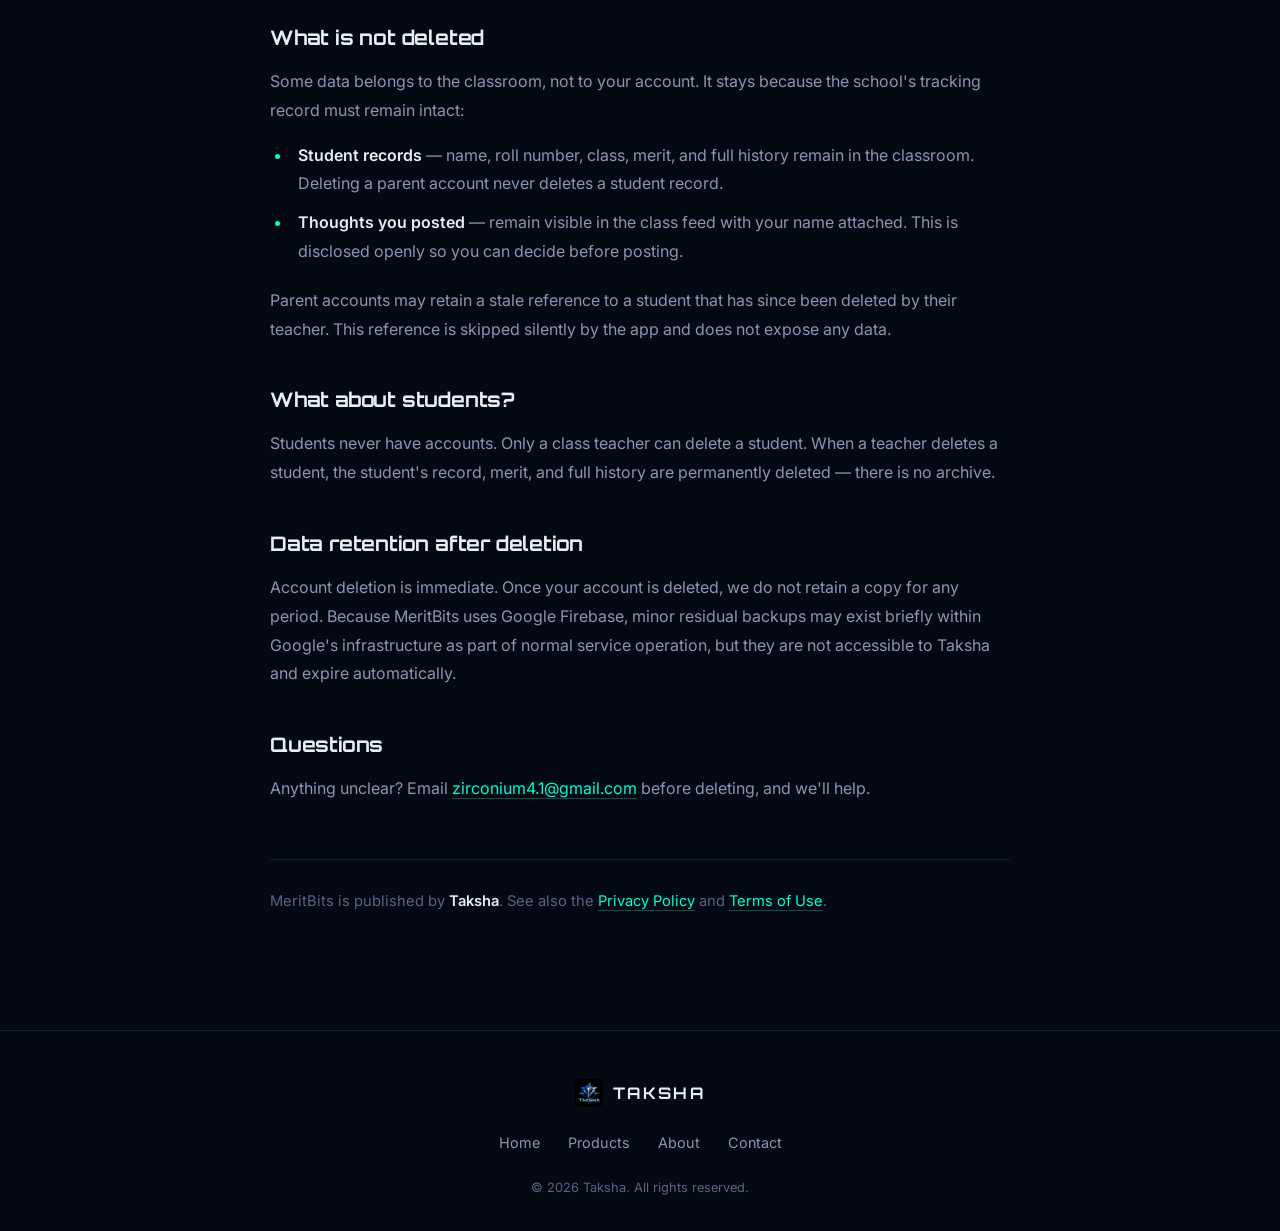
<file: products/meritbits/delete-account.html>
<!DOCTYPE html>
<html lang="en">
<head>
<meta charset="UTF-8" />
<meta name="viewport" content="width=device-width, initial-scale=1.0" />
<title>Account Deletion — MeritBits</title>
<meta name="description" content="How to delete your MeritBits account and what happens to your data." />
<link rel="icon" href="/assets/img/logo.png" />
<link rel="preconnect" href="https://fonts.googleapis.com" />
<link rel="preconnect" href="https://fonts.gstatic.com" crossorigin />
<link href="https://fonts.googleapis.com/css2?family=Orbitron:wght@500;700;900&family=Inter:wght@300;400;500;600;700&display=swap" rel="stylesheet" />
<link rel="stylesheet" href="/assets/css/style.css" />
</head>
<body>

<div class="cursor-glow" aria-hidden="true"></div>
<div class="bg-grid" aria-hidden="true"></div>
<div class="bg-orbs" aria-hidden="true">
  <span class="orb orb-1"></span>
  <span class="orb orb-2"></span>
  <span class="orb orb-3"></span>
</div>

<header class="nav" id="nav">
  <a href="/index.html" class="nav-brand">
    <img src="/assets/img/logo.png" alt="Taksha" class="nav-logo" onerror="this.style.display='none'" />
    <span class="nav-name">TAKSHA</span>
  </a>
  <nav class="nav-links">
    <a href="/index.html">Home</a>
    <a href="/products.html" class="active">Products</a>
    <a href="/about.html">About</a>
    <a href="/contact.html">Contact</a>
  </nav>
  <button class="nav-toggle" aria-label="Menu">☰</button>
</header>

<main>

  <section class="page-header">
    <div class="page-header-inner">
      <span class="page-kicker">// MeritBits · Legal</span>
      <h1 class="page-title">Delete <span class="grad-2">Account</span></h1>
      <p class="page-lede">
        You can delete your MeritBits account at any time. Here's exactly how, and what happens to your data.
      </p>
    </div>
  </section>

  <section class="mb-subnav-wrap">
    <nav class="mb-subnav">
      <a href="/products/meritbits/index.html">Overview</a>
      <a href="/products/meritbits/features.html">Features</a>
      <a href="/products/meritbits/screenshots.html">Screenshots</a>
      <a href="/products/meritbits/download.html">Download</a>
      <a href="/products/meritbits/privacy.html">Privacy</a>
      <a href="/products/meritbits/terms.html">Terms</a>
      <a href="/products/meritbits/delete-account.html" class="active">Delete Account</a>
    </nav>
  </section>

  <article class="legal">

    <p class="legal-intro">
      MeritBits is published by <strong>Taksha</strong>. This page explains how to delete your
      MeritBits account and what happens to the data associated with it. Deletion is
      <strong>immediate and irreversible</strong>.
    </p>

    <h2>Option 1 — Delete from inside the app (recommended)</h2>
    <ol>
      <li>Open <strong>MeritBits</strong> on your Android device.</li>
      <li>Go to <strong>Profile</strong>.</li>
      <li>Tap <strong>Delete Account</strong>.</li>
      <li>Confirm with your account password.</li>
    </ol>
    <p>
      <strong>Class teachers:</strong> before deleting your account you must first delete or hand over
      any classes you own. A class can only be deleted once its students have been removed.
    </p>
    <p>
      Deletion takes effect <strong>immediately</strong>. There is no waiting period.
    </p>

    <h2>Option 2 — Request deletion by email (if you cannot log in)</h2>
    <p>
      If you can no longer access your account — for example, you've lost access to the email
      address or forgotten your password — you can request manual deletion:
    </p>
    <ol>
      <li>Send an email to <a href="mailto:zirconium4.1@gmail.com?subject=MeritBits%20account%20deletion%20request">zirconium4.1@gmail.com</a>.</li>
      <li>Use the subject line: <span class="mono">MeritBits account deletion request</span>.</li>
      <li>Send it from the email address associated with your MeritBits account if possible.</li>
      <li>Include your name and role (Teacher or Parent).</li>
    </ol>
    <p>
      Manual deletion requests are processed as soon as possible — typically within a few days.
      We may ask a confirmation question to verify ownership before deleting anything.
    </p>

    <h2>What gets deleted</h2>
    <ul>
      <li>Your <strong>account record</strong> — name, email, password, role, approval status</li>
      <li>For parents: the <strong>links</strong> to your children in your account</li>
      <li>For teachers: your <strong>teacher record</strong>, approval request, and membership in any classes you joined</li>
      <li>Any <strong>profile image</strong> you uploaded</li>
    </ul>

    <h2>What is not deleted</h2>
    <p>Some data belongs to the classroom, not to your account. It stays because the school's tracking record must remain intact:</p>
    <ul>
      <li><strong>Student records</strong> — name, roll number, class, merit, and full history remain in the classroom. Deleting a parent account never deletes a student record.</li>
      <li><strong>Thoughts you posted</strong> — remain visible in the class feed with your name attached. This is disclosed openly so you can decide before posting.</li>
    </ul>
    <p>
      Parent accounts may retain a stale reference to a student that has since been deleted by their
      teacher. This reference is skipped silently by the app and does not expose any data.
    </p>

    <h2>What about students?</h2>
    <p>
      Students never have accounts. Only a class teacher can delete a student. When a teacher
      deletes a student, the student's record, merit, and full history are permanently deleted —
      there is no archive.
    </p>

    <h2>Data retention after deletion</h2>
    <p>
      Account deletion is immediate. Once your account is deleted, we do not retain a copy for
      any period. Because MeritBits uses Google Firebase, minor residual backups may exist briefly
      within Google's infrastructure as part of normal service operation, but they are not
      accessible to Taksha and expire automatically.
    </p>

    <h2>Questions</h2>
    <p>
      Anything unclear? Email <a href="mailto:zirconium4.1@gmail.com">zirconium4.1@gmail.com</a>
      before deleting, and we'll help.
    </p>

    <p class="legal-footer-note">
      MeritBits is published by <strong>Taksha</strong>.
      See also the <a href="/products/meritbits/privacy.html">Privacy Policy</a> and
      <a href="/products/meritbits/terms.html">Terms of Use</a>.
    </p>

  </article>

</main>

<footer class="footer">
  <div class="footer-inner">
    <div class="footer-brand">
      <img src="/assets/img/logo.png" alt="Taksha" onerror="this.style.display='none'" />
      <span>TAKSHA</span>
    </div>
    <div class="footer-links">
      <a href="/index.html">Home</a>
      <a href="/products.html">Products</a>
      <a href="/about.html">About</a>
      <a href="/contact.html">Contact</a>
    </div>
    <p class="footer-copy">© <span id="year"></span> Taksha. All rights reserved.</p>
  </div>
</footer>

<script src="/assets/js/main.js"></script>
</body>
</html>
</file>
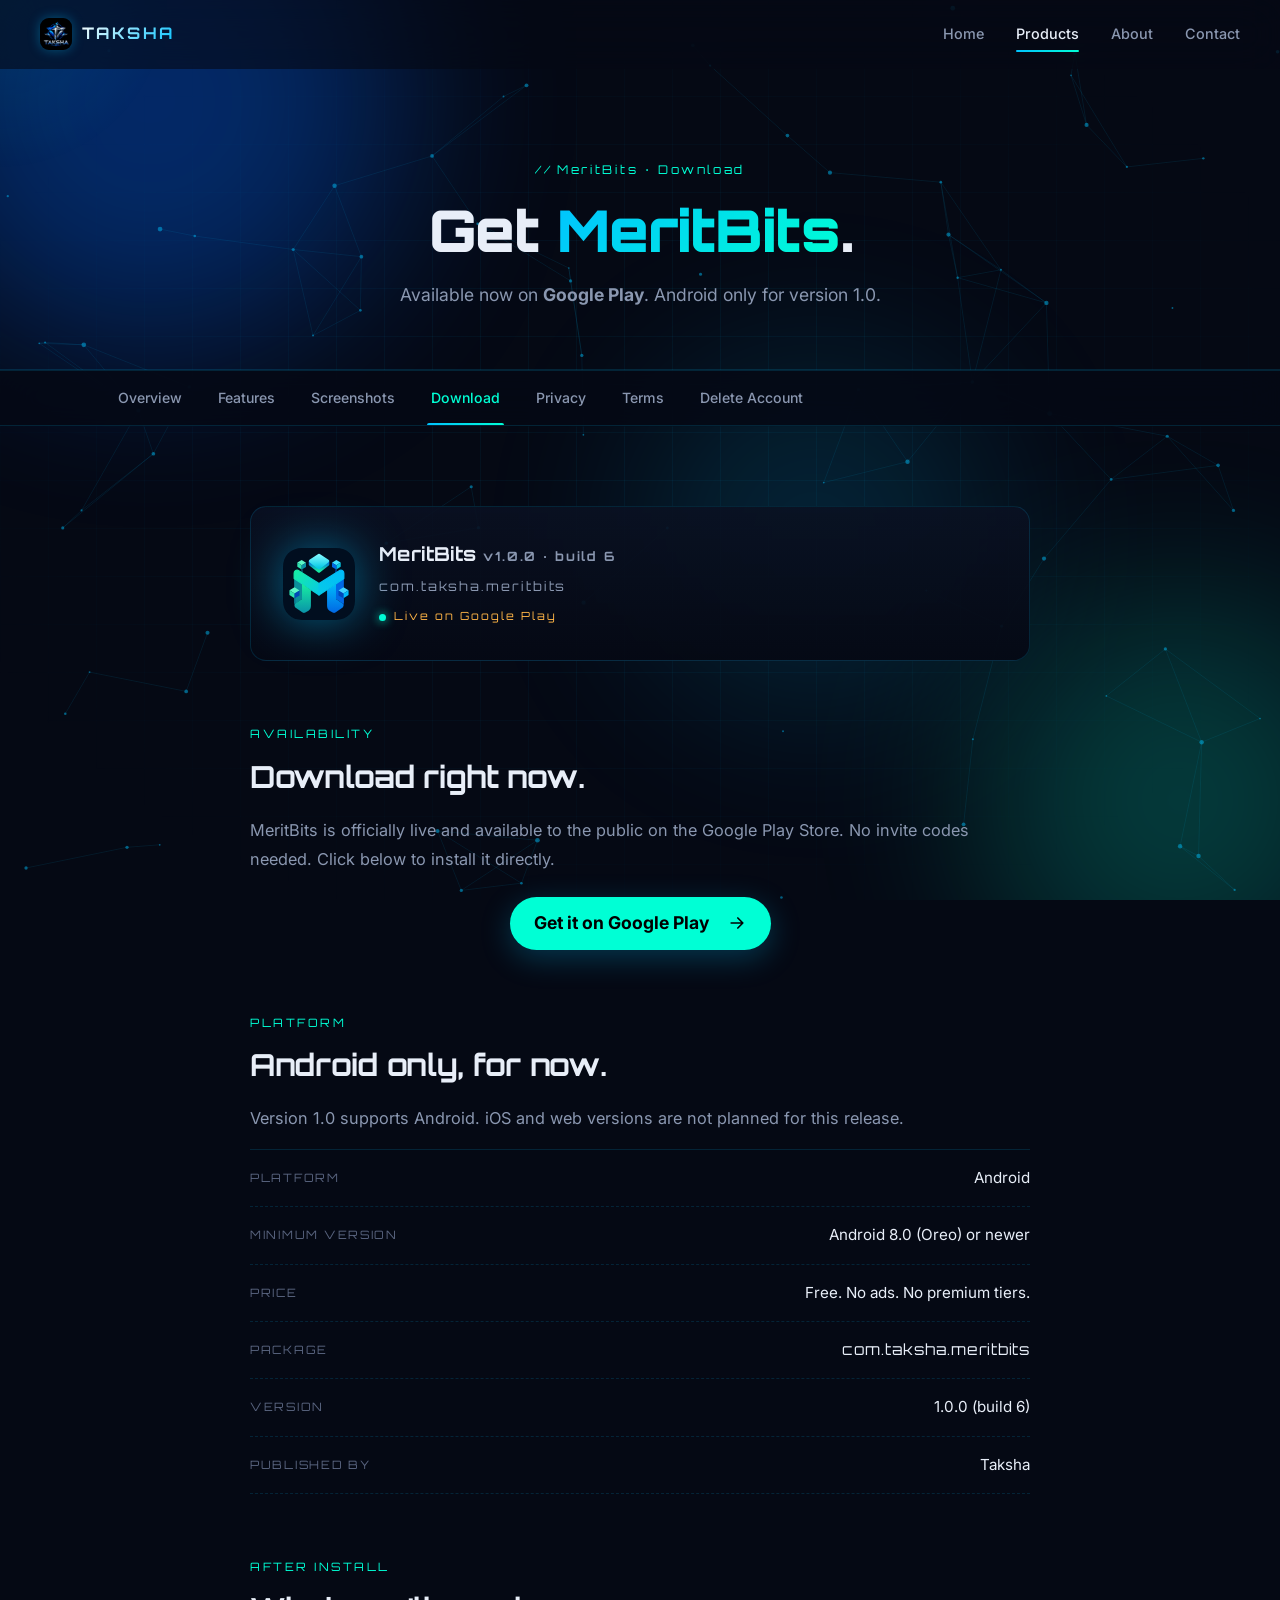
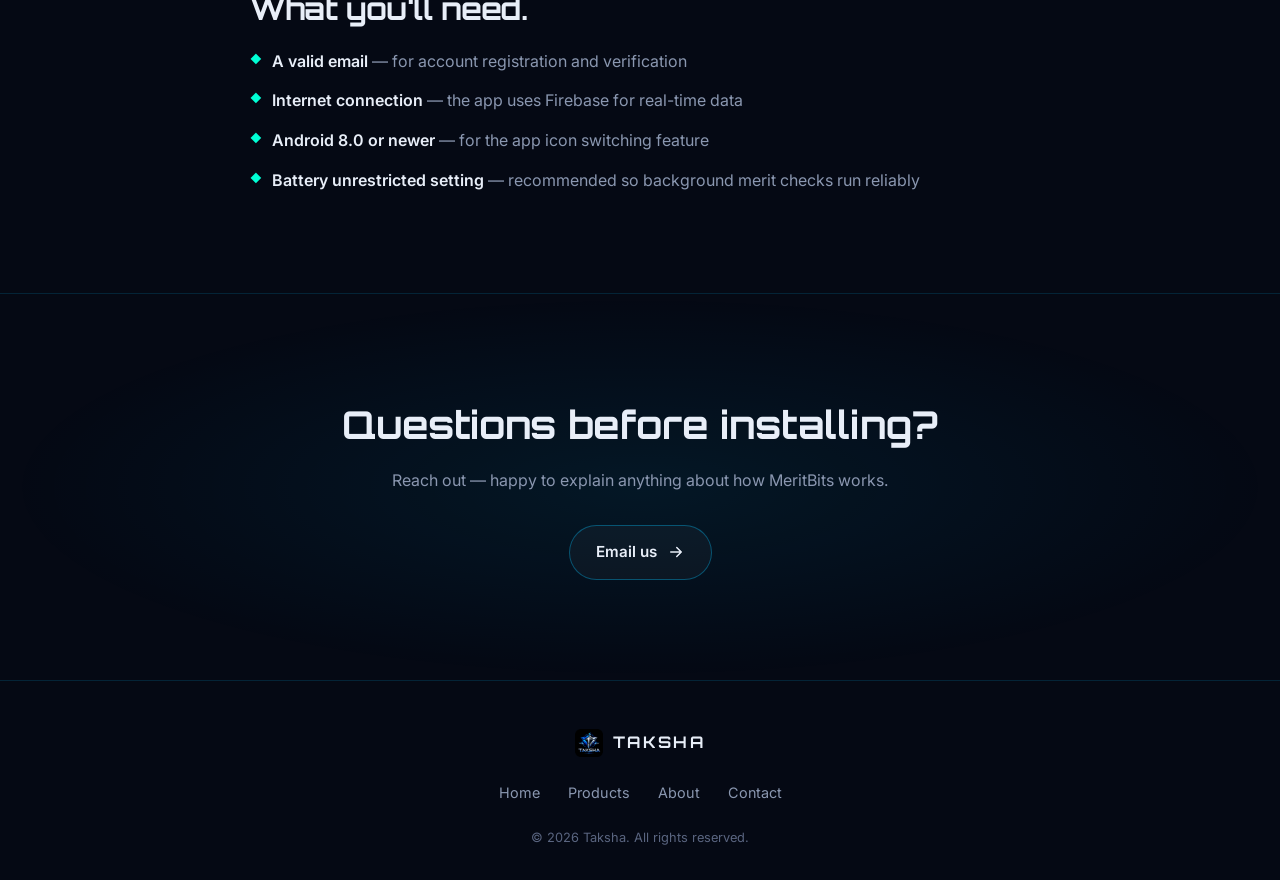
<file: products/meritbits/download.html>
<!DOCTYPE html>
<html lang="en">
<head>
<meta charset="UTF-8" />
<meta name="viewport" content="width=device-width, initial-scale=1.0" />
<title>Download — MeritBits</title>
<meta name="description" content="Download MeritBits on Google Play. Android only." />
<link rel="icon" href="/assets/img/logo.png" />
<link rel="preconnect" href="https://fonts.googleapis.com" />
<link rel="preconnect" href="https://fonts.gstatic.com" crossorigin />
<link href="https://fonts.googleapis.com/css2?family=Orbitron:wght@500;700;900&family=Inter:wght@300;400;500;600;700&display=swap" rel="stylesheet" />
<link rel="stylesheet" href="/assets/css/style.css" />
</head>
<body>

<div class="cursor-glow" aria-hidden="true"></div>
<div class="bg-grid" aria-hidden="true"></div>
<div class="bg-orbs" aria-hidden="true">
  <span class="orb orb-1"></span>
  <span class="orb orb-2"></span>
  <span class="orb orb-3"></span>
</div>

<header class="nav" id="nav">
  <a href="/index.html" class="nav-brand">
    <img src="/assets/img/logo.png" alt="Taksha" class="nav-logo" onerror="this.style.display='none'" />
    <span class="nav-name">TAKSHA</span>
  </a>
  <nav class="nav-links">
    <a href="/index.html">Home</a>
    <a href="/products.html" class="active">Products</a>
    <a href="/about.html">About</a>
    <a href="/contact.html">Contact</a>
  </nav>
  <button class="nav-toggle" aria-label="Menu">☰</button>
</header>

<main>

  <section class="page-header">
    <div class="page-header-inner">
      <span class="page-kicker">// MeritBits · Download</span>
      <h1 class="page-title">Get <span class="grad-2">MeritBits</span>.</h1>
      <p class="page-lede">
        Available now on <strong>Google Play</strong>. Android only for version 1.0.
      </p>
    </div>
  </section>

  <section class="mb-subnav-wrap">
    <nav class="mb-subnav">
      <a href="/products/meritbits/index.html">Overview</a>
      <a href="/products/meritbits/features.html">Features</a>
      <a href="/products/meritbits/screenshots.html">Screenshots</a>
      <a href="/products/meritbits/download.html" class="active">Download</a>
      <a href="/products/meritbits/privacy.html">Privacy</a>
      <a href="/products/meritbits/terms.html">Terms</a>
      <a href="/products/meritbits/delete-account.html">Delete Account</a>
    </nav>
  </section>

  <section class="mb-content">

    <div class="mb-download-card reveal">
      <div class="mb-download-icon">
        <img src="/assets/img/meritbits.svg" alt="MeritBits" onerror="this.style.display='none'" />
      </div>
      <div class="mb-download-info">
        <h2>MeritBits <span class="dim">v1.0.0 · build 6</span></h2>
        <p class="mono dim">com.taksha.meritbits</p>
        <div class="mb-status-line">
          <span class="pulse-dot" style="background:#00ffd5; box-shadow:0 0 10px #00ffd5;"></span> Live on Google Play
        </div>
      </div>
    </div>

    <div class="mb-block reveal">
      <div class="mb-block-label">Availability</div>
      <h2>Download right now.</h2>
      <p>
        MeritBits is officially live and available to the public on the Google Play Store. No invite codes needed. Click below to install it directly.
      </p>
      <div class="mb-cta-buttons" style="margin-top:24px;">
        <a href="https://play.google.com/store/apps/details?id=com.taksha.meritbits" target="_blank" class="btn btn-primary" style="background:#00ffd5; color:#000; border:none; font-weight:700; font-size:1.1rem; padding: 12px 24px;">
          <span>Get it on Google Play</span>
          <svg width="20" height="20" viewBox="0 0 24 24" fill="none" style="margin-left:8px;"><path d="M5 12h14M13 6l6 6-6 6" stroke="currentColor" stroke-width="2" stroke-linecap="round" stroke-linejoin="round"/></svg>
        </a>
      </div>
    </div>

    <div class="mb-block reveal">
      <div class="mb-block-label">Platform</div>
      <h2>Android only, for now.</h2>
      <p>
        Version 1.0 supports Android. iOS and web versions are not planned for this release.
      </p>
      <div class="mb-rules">
        <div class="mb-rule"><span>Platform</span><em>Android</em></div>
        <div class="mb-rule"><span>Minimum version</span><em>Android 8.0 (Oreo) or newer</em></div>
        <div class="mb-rule"><span>Price</span><em>Free. No ads. No premium tiers.</em></div>
        <div class="mb-rule"><span>Package</span><em class="mono">com.taksha.meritbits</em></div>
        <div class="mb-rule"><span>Version</span><em>1.0.0 (build 6)</em></div>
        <div class="mb-rule"><span>Published by</span><em>Taksha</em></div>
      </div>
    </div>

    <div class="mb-block reveal">
      <div class="mb-block-label">After install</div>
      <h2>What you'll need.</h2>
      <ul class="about-list">
        <li><strong>A valid email</strong> — for account registration and verification</li>
        <li><strong>Internet connection</strong> — the app uses Firebase for real-time data</li>
        <li><strong>Android 8.0 or newer</strong> — for the app icon switching feature</li>
        <li><strong>Battery unrestricted setting</strong> — recommended so background merit checks run reliably</li>
      </ul>
    </div>

  </section>

  <section class="cta-strip">
    <div class="cta-inner">
      <h2>Questions before installing?</h2>
      <p>Reach out — happy to explain anything about how MeritBits works.</p>
      <a href="mailto:zirconium4.1@gmail.com" class="btn btn-ghost">
        <span>Email us</span>
        <svg width="18" height="18" viewBox="0 0 24 24" fill="none"><path d="M5 12h14M13 6l6 6-6 6" stroke="currentColor" stroke-width="2" stroke-linecap="round" stroke-linejoin="round"/></svg>
      </a>
    </div>
  </section>

</main>

<footer class="footer">
  <div class="footer-inner">
    <div class="footer-brand">
      <img src="/assets/img/logo.png" alt="Taksha" onerror="this.style.display='none'" />
      <span>TAKSHA</span>
    </div>
    <div class="footer-links">
      <a href="/index.html">Home</a>
      <a href="/products.html">Products</a>
      <a href="/about.html">About</a>
      <a href="/contact.html">Contact</a>
    </div>
    <p class="footer-copy">© <span id="year"></span> Taksha. All rights reserved.</p>
  </div>
</footer>

<script src="/assets/js/main.js"></script>
</body>
</html>
</file>
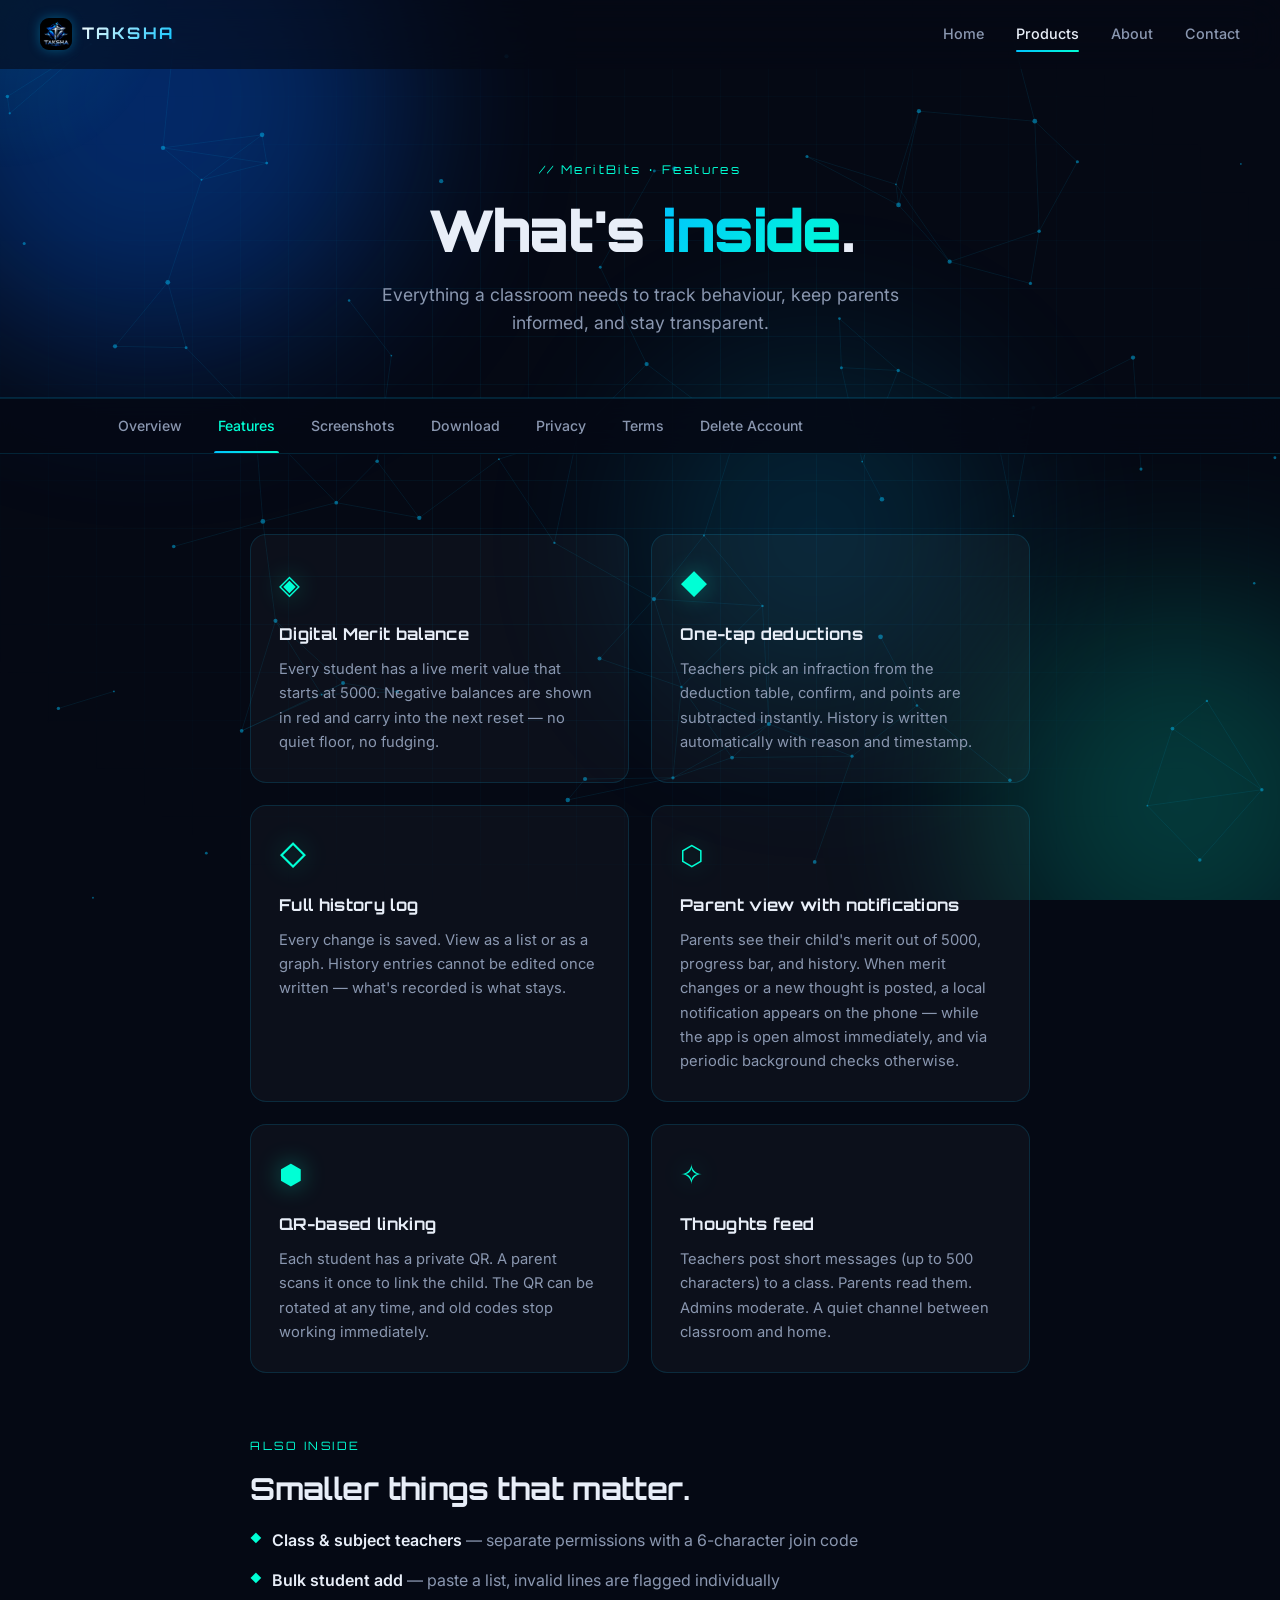
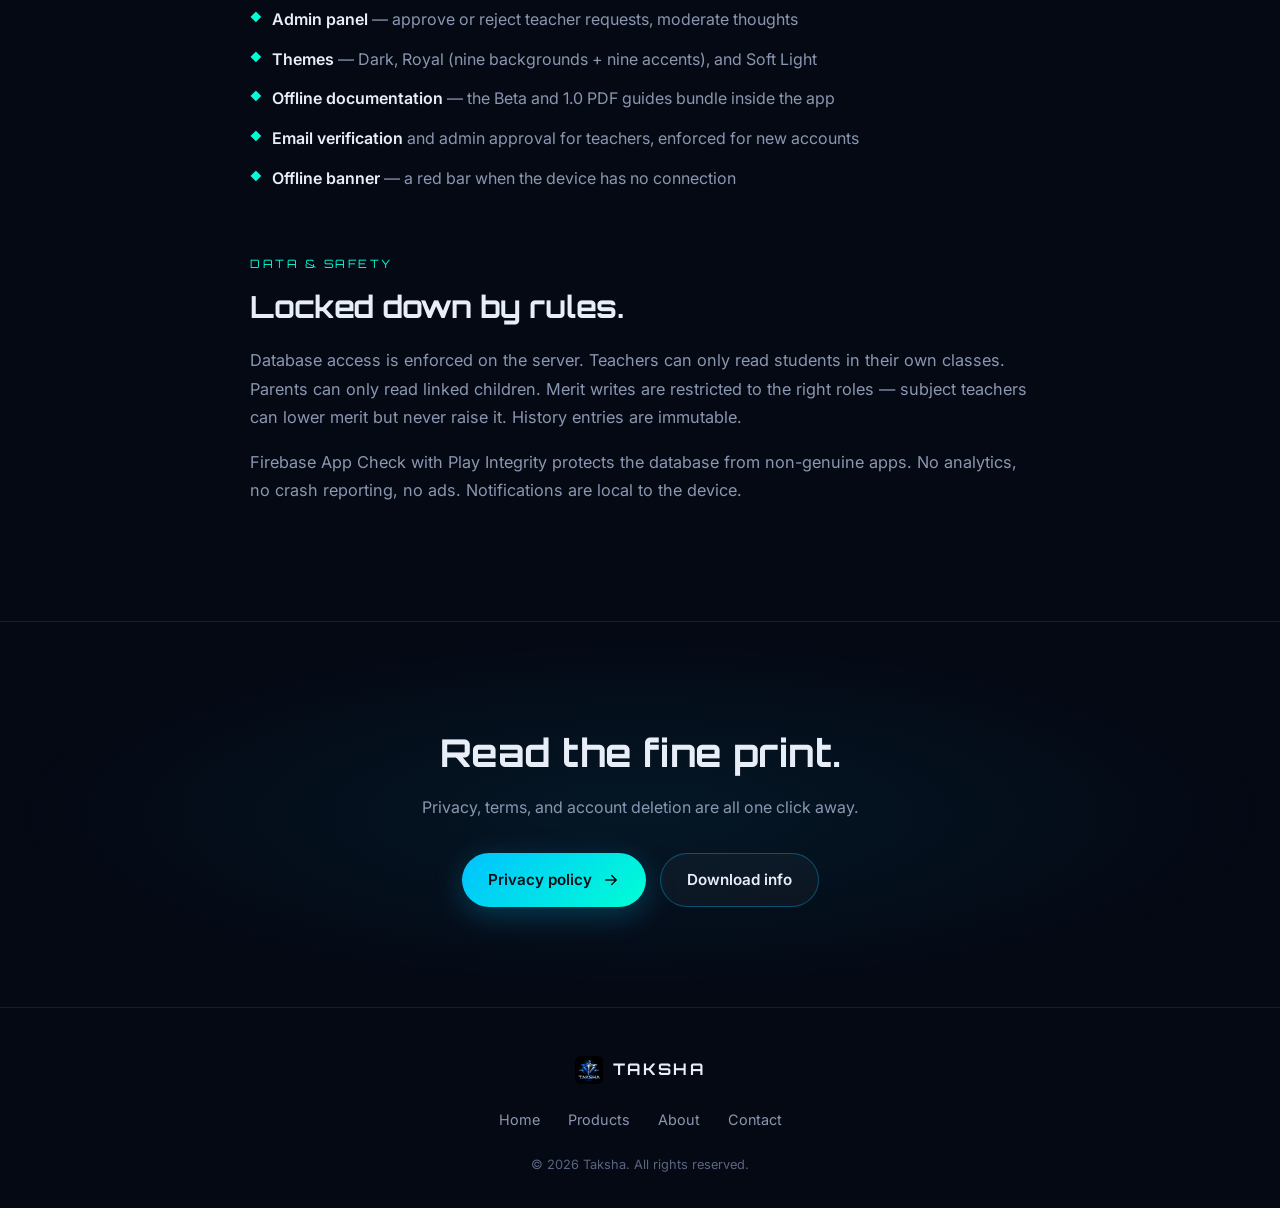
<file: products/meritbits/features.html>
<!DOCTYPE html>
<html lang="en">
<head>
<meta charset="UTF-8" />
<meta name="viewport" content="width=device-width, initial-scale=1.0" />
<title>Features — MeritBits</title>
<meta name="description" content="Every feature inside MeritBits, the classroom merit tracker by Taksha." />
<link rel="icon" href="/assets/img/logo.png" />
<link rel="preconnect" href="https://fonts.googleapis.com" />
<link rel="preconnect" href="https://fonts.gstatic.com" crossorigin />
<link href="https://fonts.googleapis.com/css2?family=Orbitron:wght@500;700;900&family=Inter:wght@300;400;500;600;700&display=swap" rel="stylesheet" />
<link rel="stylesheet" href="/assets/css/style.css" />
</head>
<body>

<div class="cursor-glow" aria-hidden="true"></div>
<div class="bg-grid" aria-hidden="true"></div>
<div class="bg-orbs" aria-hidden="true">
  <span class="orb orb-1"></span>
  <span class="orb orb-2"></span>
  <span class="orb orb-3"></span>
</div>

<header class="nav" id="nav">
  <a href="/index.html" class="nav-brand">
    <img src="/assets/img/logo.png" alt="Taksha" class="nav-logo" onerror="this.style.display='none'" />
    <span class="nav-name">TAKSHA</span>
  </a>
  <nav class="nav-links">
    <a href="/index.html">Home</a>
    <a href="/products.html" class="active">Products</a>
    <a href="/about.html">About</a>
    <a href="/contact.html">Contact</a>
  </nav>
  <button class="nav-toggle" aria-label="Menu">☰</button>
</header>

<main>

  <section class="page-header">
    <div class="page-header-inner">
      <span class="page-kicker">// MeritBits · Features</span>
      <h1 class="page-title">What's <span class="grad-2">inside</span>.</h1>
      <p class="page-lede">
        Everything a classroom needs to track behaviour, keep parents informed, and stay transparent.
      </p>
    </div>
  </section>

  <section class="mb-subnav-wrap">
    <nav class="mb-subnav">
      <a href="/products/meritbits/index.html">Overview</a>
      <a href="/products/meritbits/features.html" class="active">Features</a>
      <a href="/products/meritbits/screenshots.html">Screenshots</a>
      <a href="/products/meritbits/download.html">Download</a>
      <a href="/products/meritbits/privacy.html">Privacy</a>
      <a href="/products/meritbits/terms.html">Terms</a>
      <a href="/products/meritbits/delete-account.html">Delete Account</a>
    </nav>
  </section>

  <section class="mb-content">

    <div class="mb-features">
      <div class="mb-feature reveal">
        <div class="mb-feature-icon">◈</div>
        <h3>Digital Merit balance</h3>
        <p>Every student has a live merit value that starts at 5000. Negative balances are shown in red and carry into the next reset — no quiet floor, no fudging.</p>
      </div>

      <div class="mb-feature reveal">
        <div class="mb-feature-icon">◆</div>
        <h3>One-tap deductions</h3>
        <p>Teachers pick an infraction from the deduction table, confirm, and points are subtracted instantly. History is written automatically with reason and timestamp.</p>
      </div>

      <div class="mb-feature reveal">
        <div class="mb-feature-icon">◇</div>
        <h3>Full history log</h3>
        <p>Every change is saved. View as a list or as a graph. History entries cannot be edited once written — what's recorded is what stays.</p>
      </div>

      <div class="mb-feature reveal">
        <div class="mb-feature-icon">⬡</div>
        <h3>Parent view with notifications</h3>
        <p>Parents see their child's merit out of 5000, progress bar, and history. When merit changes or a new thought is posted, a local notification appears on the phone — while the app is open almost immediately, and via periodic background checks otherwise.</p>
      </div>

      <div class="mb-feature reveal">
        <div class="mb-feature-icon">⬢</div>
        <h3>QR-based linking</h3>
        <p>Each student has a private QR. A parent scans it once to link the child. The QR can be rotated at any time, and old codes stop working immediately.</p>
      </div>

      <div class="mb-feature reveal">
        <div class="mb-feature-icon">✧</div>
        <h3>Thoughts feed</h3>
        <p>Teachers post short messages (up to 500 characters) to a class. Parents read them. Admins moderate. A quiet channel between classroom and home.</p>
      </div>
    </div>

    <div class="mb-block reveal">
      <div class="mb-block-label">Also inside</div>
      <h2>Smaller things that matter.</h2>
      <ul class="about-list">
        <li><strong>Class &amp; subject teachers</strong> — separate permissions with a 6-character join code</li>
        <li><strong>Bulk student add</strong> — paste a list, invalid lines are flagged individually</li>
        <li><strong>Admin panel</strong> — approve or reject teacher requests, moderate thoughts</li>
        <li><strong>Themes</strong> — Dark, Royal (nine backgrounds + nine accents), and Soft Light</li>
        <li><strong>Offline documentation</strong> — the Beta and 1.0 PDF guides bundle inside the app</li>
        <li><strong>Email verification</strong> and admin approval for teachers, enforced for new accounts</li>
        <li><strong>Offline banner</strong> — a red bar when the device has no connection</li>
      </ul>
    </div>

    <div class="mb-block reveal">
      <div class="mb-block-label">Data &amp; safety</div>
      <h2>Locked down by rules.</h2>
      <p>
        Database access is enforced on the server. Teachers can only read students in their own classes.
        Parents can only read linked children. Merit writes are restricted to the right roles — subject
        teachers can lower merit but never raise it. History entries are immutable.
      </p>
      <p>
        Firebase App Check with Play Integrity protects the database from non-genuine apps. No analytics,
        no crash reporting, no ads. Notifications are local to the device.
      </p>
    </div>

  </section>

  <section class="cta-strip">
    <div class="cta-inner">
      <h2>Read the fine print.</h2>
      <p>Privacy, terms, and account deletion are all one click away.</p>
      <div class="mb-cta-buttons">
        <a href="/products/meritbits/privacy.html" class="btn btn-primary">
          <span>Privacy policy</span>
          <svg width="18" height="18" viewBox="0 0 24 24" fill="none"><path d="M5 12h14M13 6l6 6-6 6" stroke="currentColor" stroke-width="2" stroke-linecap="round" stroke-linejoin="round"/></svg>
        </a>
        <a href="/products/meritbits/download.html" class="btn btn-ghost">Download info</a>
      </div>
    </div>
  </section>

</main>

<footer class="footer">
  <div class="footer-inner">
    <div class="footer-brand">
      <img src="/assets/img/logo.png" alt="Taksha" onerror="this.style.display='none'" />
      <span>TAKSHA</span>
    </div>
    <div class="footer-links">
      <a href="/index.html">Home</a>
      <a href="/products.html">Products</a>
      <a href="/about.html">About</a>
      <a href="/contact.html">Contact</a>
    </div>
    <p class="footer-copy">© <span id="year"></span> Taksha. All rights reserved.</p>
  </div>
</footer>

<script src="/assets/js/main.js"></script>
</body>
</html>
</file>
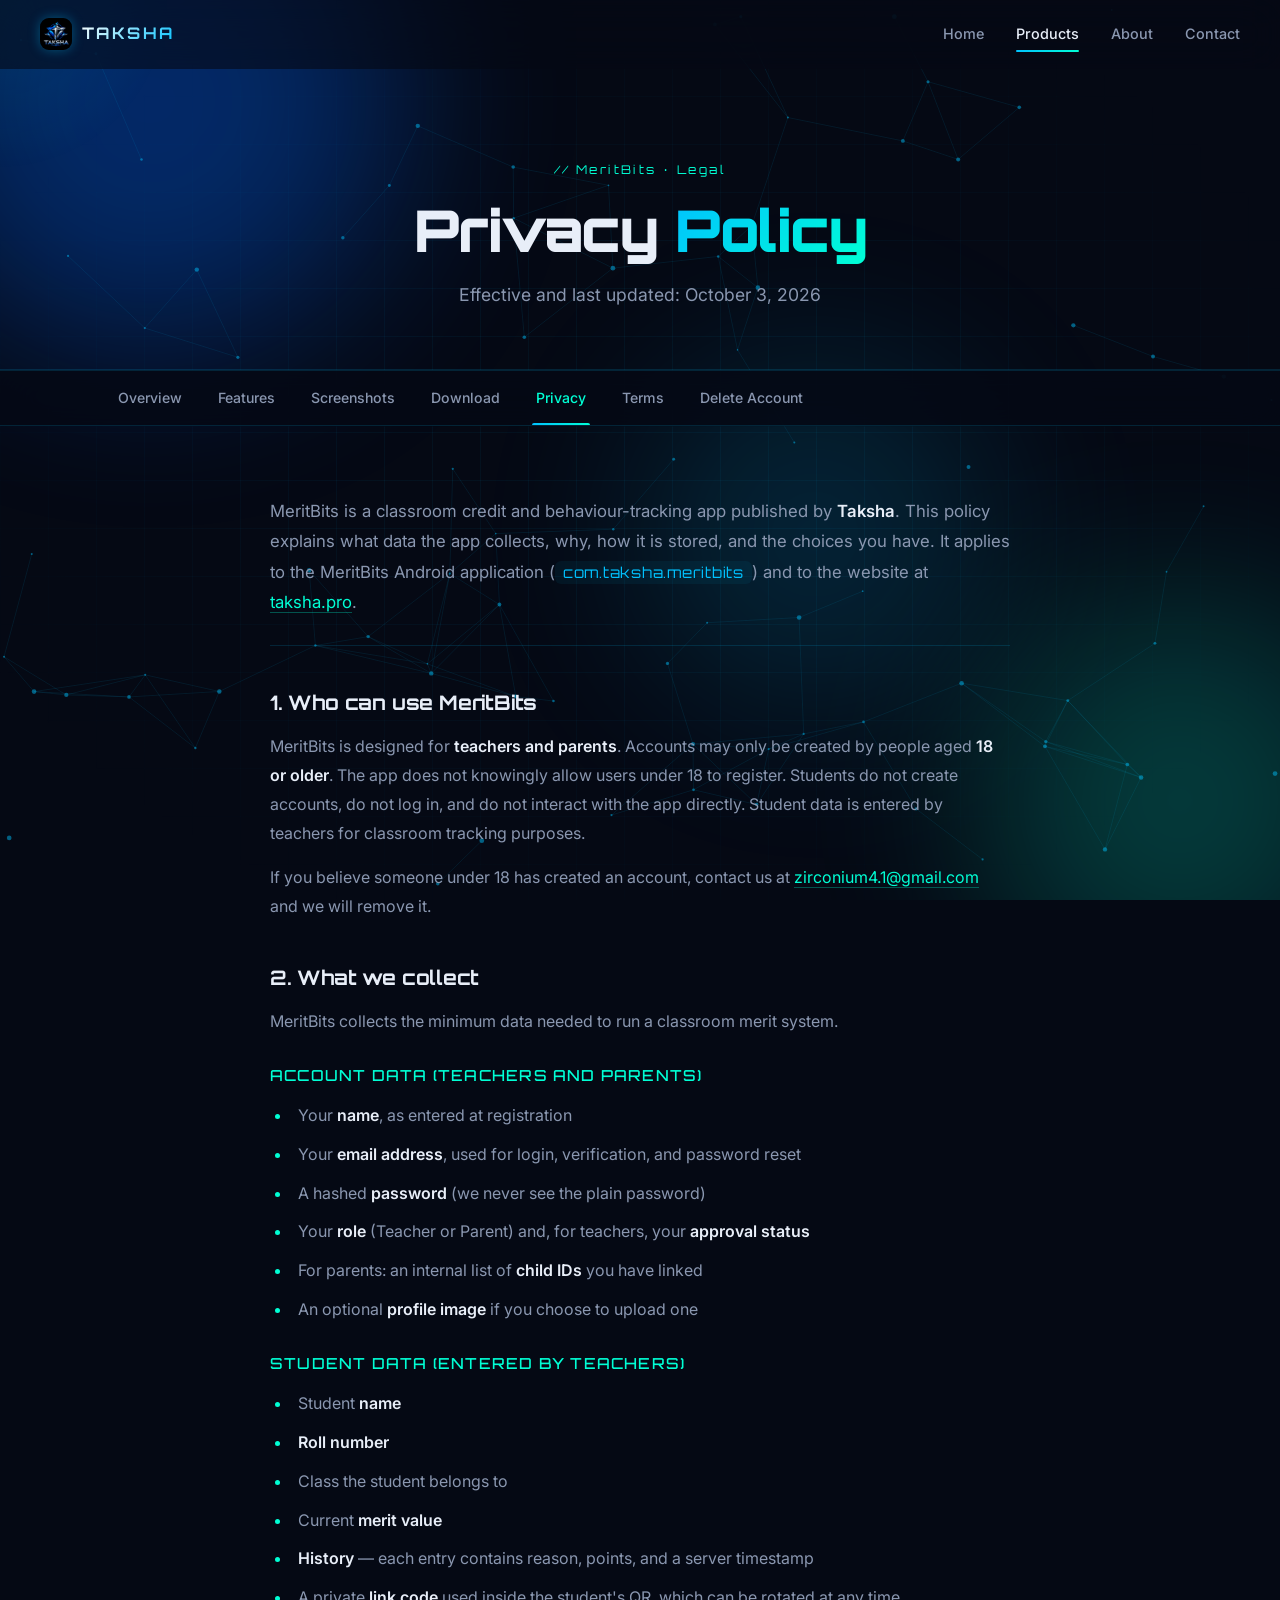
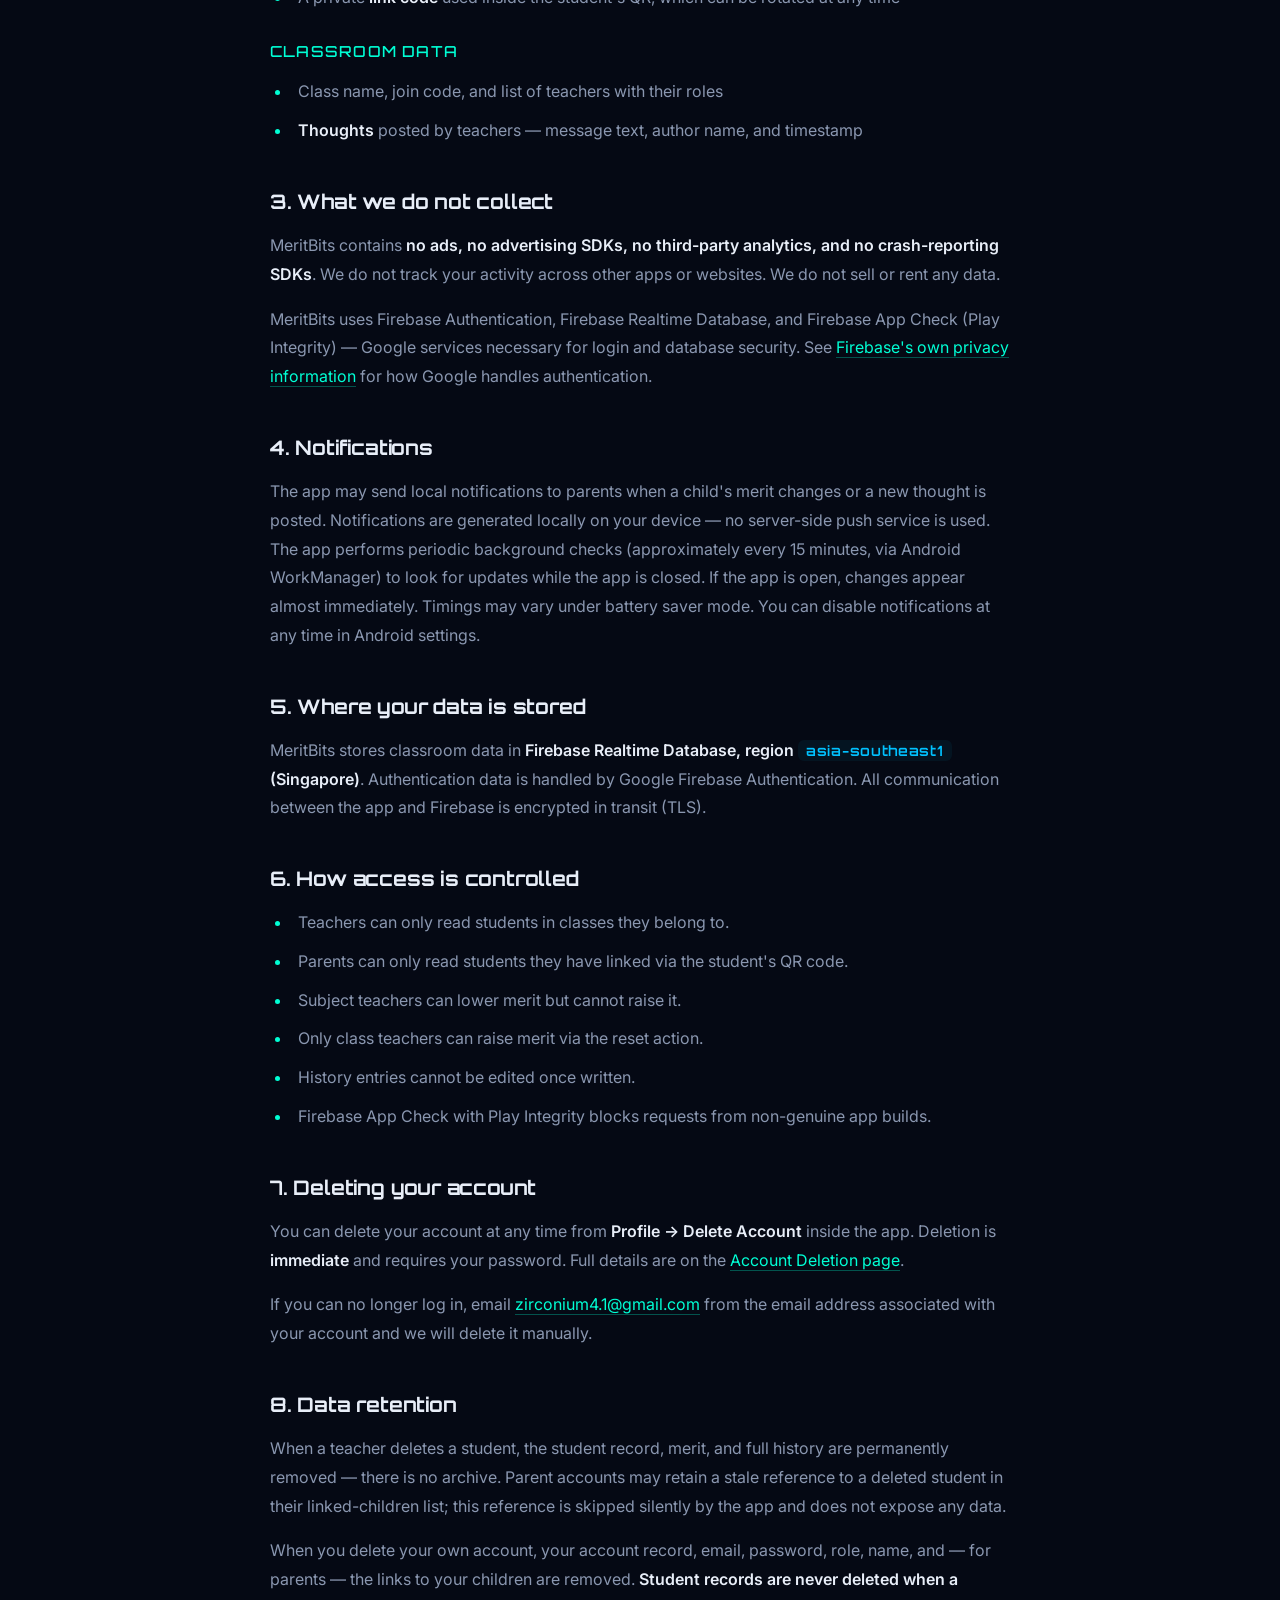
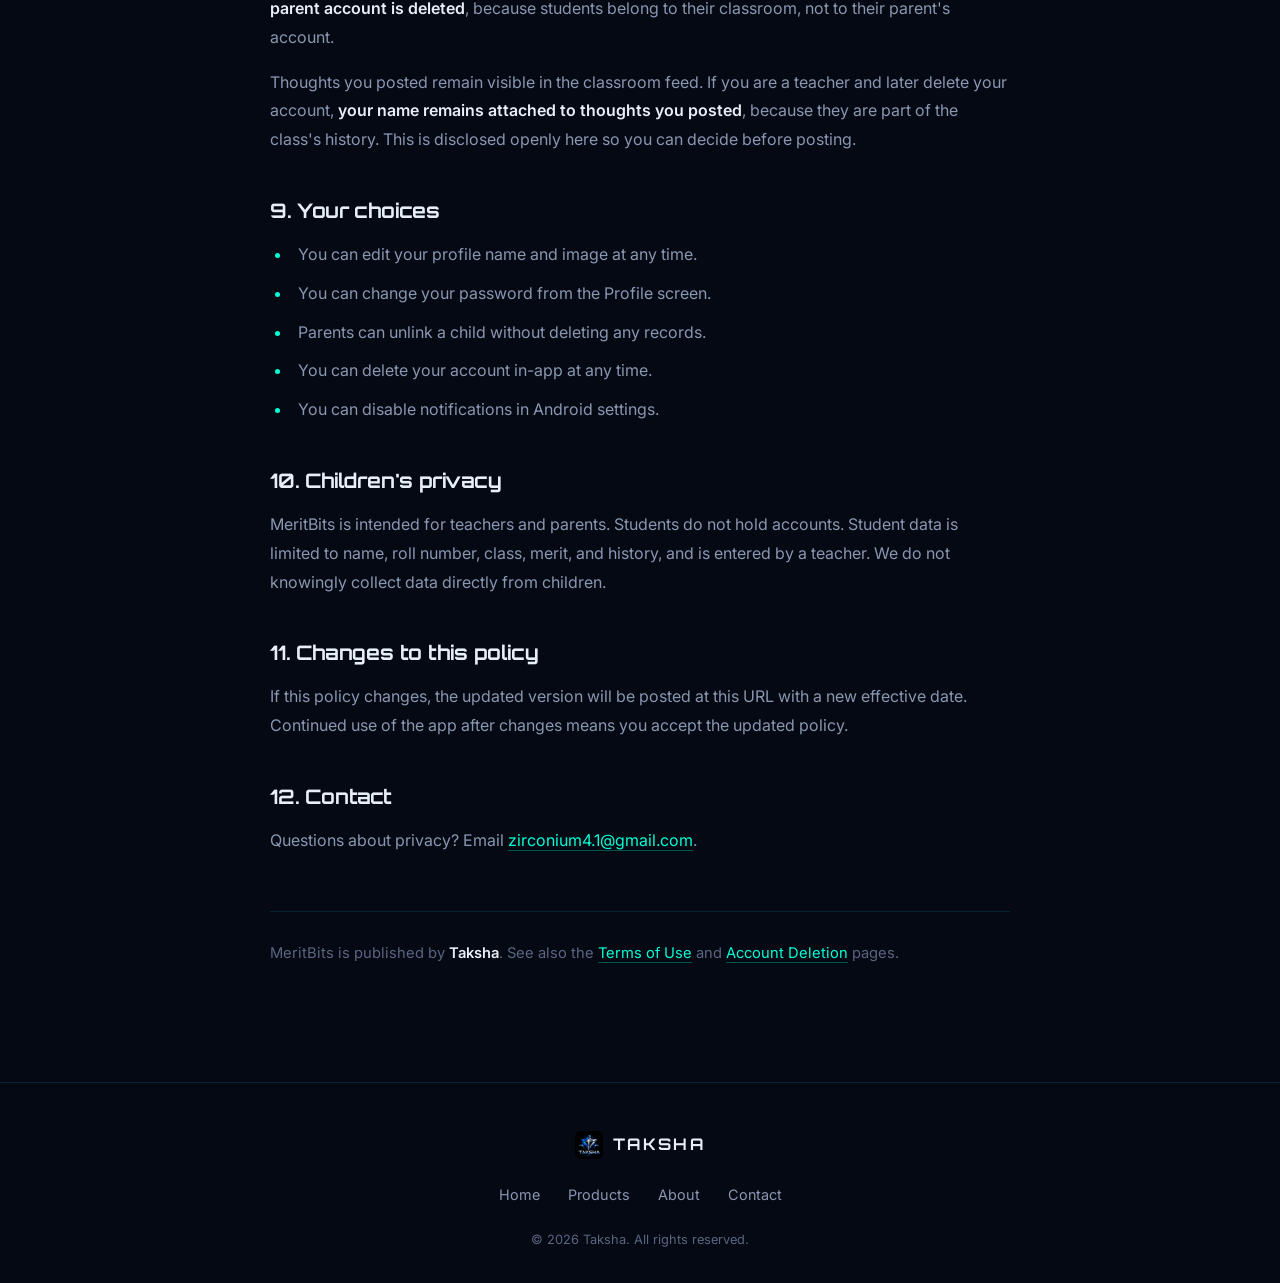
<file: products/meritbits/privacy.html>
<!DOCTYPE html>
<html lang="en">
<head>
<meta charset="UTF-8" />
<meta name="viewport" content="width=device-width, initial-scale=1.0" />
<title>Privacy Policy — MeritBits</title>
<meta name="description" content="Privacy Policy for MeritBits, the classroom merit tracker by Taksha." />
<link rel="icon" href="/assets/img/logo.png" />
<link rel="preconnect" href="https://fonts.googleapis.com" />
<link rel="preconnect" href="https://fonts.gstatic.com" crossorigin />
<link href="https://fonts.googleapis.com/css2?family=Orbitron:wght@500;700;900&family=Inter:wght@300;400;500;600;700&display=swap" rel="stylesheet" />
<link rel="stylesheet" href="/assets/css/style.css" />
</head>
<body>

<div class="cursor-glow" aria-hidden="true"></div>
<div class="bg-grid" aria-hidden="true"></div>
<div class="bg-orbs" aria-hidden="true">
  <span class="orb orb-1"></span>
  <span class="orb orb-2"></span>
  <span class="orb orb-3"></span>
</div>

<header class="nav" id="nav">
  <a href="/index.html" class="nav-brand">
    <img src="/assets/img/logo.png" alt="Taksha" class="nav-logo" onerror="this.style.display='none'" />
    <span class="nav-name">TAKSHA</span>
  </a>
  <nav class="nav-links">
    <a href="/index.html">Home</a>
    <a href="/products.html" class="active">Products</a>
    <a href="/about.html">About</a>
    <a href="/contact.html">Contact</a>
  </nav>
  <button class="nav-toggle" aria-label="Menu">☰</button>
</header>

<main>

  <section class="page-header">
    <div class="page-header-inner">
      <span class="page-kicker">// MeritBits · Legal</span>
      <h1 class="page-title">Privacy <span class="grad-2">Policy</span></h1>
      <p class="page-lede">Effective and last updated: October 3, 2026</p>
    </div>
  </section>

  <section class="mb-subnav-wrap">
    <nav class="mb-subnav">
      <a href="/products/meritbits/index.html">Overview</a>
      <a href="/products/meritbits/features.html">Features</a>
      <a href="/products/meritbits/screenshots.html">Screenshots</a>
      <a href="/products/meritbits/download.html">Download</a>
      <a href="/products/meritbits/privacy.html" class="active">Privacy</a>
      <a href="/products/meritbits/terms.html">Terms</a>
      <a href="/products/meritbits/delete-account.html">Delete Account</a>
    </nav>
  </section>

  <article class="legal">

    <p class="legal-intro">
      MeritBits is a classroom credit and behaviour-tracking app published by <strong>Taksha</strong>.
      This policy explains what data the app collects, why, how it is stored, and the choices you have.
      It applies to the MeritBits Android application (<span class="mono">com.taksha.meritbits</span>)
      and to the website at <a href="https://taksha.pro">taksha.pro</a>.
    </p>

    <h2>1. Who can use MeritBits</h2>
    <p>
      MeritBits is designed for <strong>teachers and parents</strong>. Accounts may only be created by
      people aged <strong>18 or older</strong>. The app does not knowingly allow users under 18 to
      register. Students do not create accounts, do not log in, and do not interact with the app
      directly. Student data is entered by teachers for classroom tracking purposes.
    </p>
    <p>
      If you believe someone under 18 has created an account, contact us at
      <a href="mailto:zirconium4.1@gmail.com">zirconium4.1@gmail.com</a> and we will remove it.
    </p>

    <h2>2. What we collect</h2>
    <p>MeritBits collects the minimum data needed to run a classroom merit system.</p>

    <h3>Account data (teachers and parents)</h3>
    <ul>
      <li>Your <strong>name</strong>, as entered at registration</li>
      <li>Your <strong>email address</strong>, used for login, verification, and password reset</li>
      <li>A hashed <strong>password</strong> (we never see the plain password)</li>
      <li>Your <strong>role</strong> (Teacher or Parent) and, for teachers, your <strong>approval status</strong></li>
      <li>For parents: an internal list of <strong>child IDs</strong> you have linked</li>
      <li>An optional <strong>profile image</strong> if you choose to upload one</li>
    </ul>

    <h3>Student data (entered by teachers)</h3>
    <ul>
      <li>Student <strong>name</strong></li>
      <li><strong>Roll number</strong></li>
      <li>Class the student belongs to</li>
      <li>Current <strong>merit value</strong></li>
      <li><strong>History</strong> — each entry contains reason, points, and a server timestamp</li>
      <li>A private <strong>link code</strong> used inside the student's QR, which can be rotated at any time</li>
    </ul>

    <h3>Classroom data</h3>
    <ul>
      <li>Class name, join code, and list of teachers with their roles</li>
      <li><strong>Thoughts</strong> posted by teachers — message text, author name, and timestamp</li>
    </ul>

    <h2>3. What we do not collect</h2>
    <p>
      MeritBits contains <strong>no ads, no advertising SDKs, no third-party analytics, and no
      crash-reporting SDKs</strong>. We do not track your activity across other apps or websites.
      We do not sell or rent any data.
    </p>
    <p>
      MeritBits uses Firebase Authentication, Firebase Realtime Database, and Firebase App Check
      (Play Integrity) — Google services necessary for login and database security. See
      <a href="https://firebase.google.com/support/privacy" target="_blank" rel="noopener">Firebase's own privacy information</a>
      for how Google handles authentication.
    </p>

    <h2>4. Notifications</h2>
    <p>
      The app may send local notifications to parents when a child's merit changes or a new thought
      is posted. Notifications are generated locally on your device — no server-side push service
      is used. The app performs periodic background checks (approximately every 15 minutes, via
      Android WorkManager) to look for updates while the app is closed. If the app is open, changes
      appear almost immediately. Timings may vary under battery saver mode. You can disable
      notifications at any time in Android settings.
    </p>

    <h2>5. Where your data is stored</h2>
    <p>
      MeritBits stores classroom data in <strong>Firebase Realtime Database, region
      <span class="mono">asia-southeast1</span> (Singapore)</strong>. Authentication data is handled
      by Google Firebase Authentication. All communication between the app and Firebase is encrypted
      in transit (TLS).
    </p>

    <h2>6. How access is controlled</h2>
    <ul>
      <li>Teachers can only read students in classes they belong to.</li>
      <li>Parents can only read students they have linked via the student's QR code.</li>
      <li>Subject teachers can lower merit but cannot raise it.</li>
      <li>Only class teachers can raise merit via the reset action.</li>
      <li>History entries cannot be edited once written.</li>
      <li>Firebase App Check with Play Integrity blocks requests from non-genuine app builds.</li>
    </ul>

    <h2>7. Deleting your account</h2>
    <p>
      You can delete your account at any time from <strong>Profile → Delete Account</strong> inside
      the app. Deletion is <strong>immediate</strong> and requires your password. Full details are on
      the <a href="/products/meritbits/delete-account.html">Account Deletion page</a>.
    </p>
    <p>
      If you can no longer log in, email <a href="mailto:zirconium4.1@gmail.com">zirconium4.1@gmail.com</a>
      from the email address associated with your account and we will delete it manually.
    </p>

    <h2>8. Data retention</h2>
    <p>
      When a teacher deletes a student, the student record, merit, and full history are permanently
      removed — there is no archive. Parent accounts may retain a stale reference to a deleted student
      in their linked-children list; this reference is skipped silently by the app and does not expose
      any data.
    </p>
    <p>
      When you delete your own account, your account record, email, password, role, name, and — for
      parents — the links to your children are removed. <strong>Student records are never deleted
      when a parent account is deleted</strong>, because students belong to their classroom, not to
      their parent's account.
    </p>
    <p>
      Thoughts you posted remain visible in the classroom feed. If you are a teacher and later delete
      your account, <strong>your name remains attached to thoughts you posted</strong>, because they
      are part of the class's history. This is disclosed openly here so you can decide before posting.
    </p>

    <h2>9. Your choices</h2>
    <ul>
      <li>You can edit your profile name and image at any time.</li>
      <li>You can change your password from the Profile screen.</li>
      <li>Parents can unlink a child without deleting any records.</li>
      <li>You can delete your account in-app at any time.</li>
      <li>You can disable notifications in Android settings.</li>
    </ul>

    <h2>10. Children's privacy</h2>
    <p>
      MeritBits is intended for teachers and parents. Students do not hold accounts. Student data is
      limited to name, roll number, class, merit, and history, and is entered by a teacher. We do not
      knowingly collect data directly from children.
    </p>

    <h2>11. Changes to this policy</h2>
    <p>
      If this policy changes, the updated version will be posted at this URL with a new effective
      date. Continued use of the app after changes means you accept the updated policy.
    </p>

    <h2>12. Contact</h2>
    <p>
      Questions about privacy? Email <a href="mailto:zirconium4.1@gmail.com">zirconium4.1@gmail.com</a>.
    </p>

    <p class="legal-footer-note">
      MeritBits is published by <strong>Taksha</strong>.
      See also the <a href="/products/meritbits/terms.html">Terms of Use</a> and
      <a href="/products/meritbits/delete-account.html">Account Deletion</a> pages.
    </p>

  </article>

</main>

<footer class="footer">
  <div class="footer-inner">
    <div class="footer-brand">
      <img src="/assets/img/logo.png" alt="Taksha" onerror="this.style.display='none'" />
      <span>TAKSHA</span>
    </div>
    <div class="footer-links">
      <a href="/index.html">Home</a>
      <a href="/products.html">Products</a>
      <a href="/about.html">About</a>
      <a href="/contact.html">Contact</a>
    </div>
    <p class="footer-copy">© <span id="year"></span> Taksha. All rights reserved.</p>
  </div>
</footer>

<script src="/assets/js/main.js"></script>
</body>
</html>
</file>
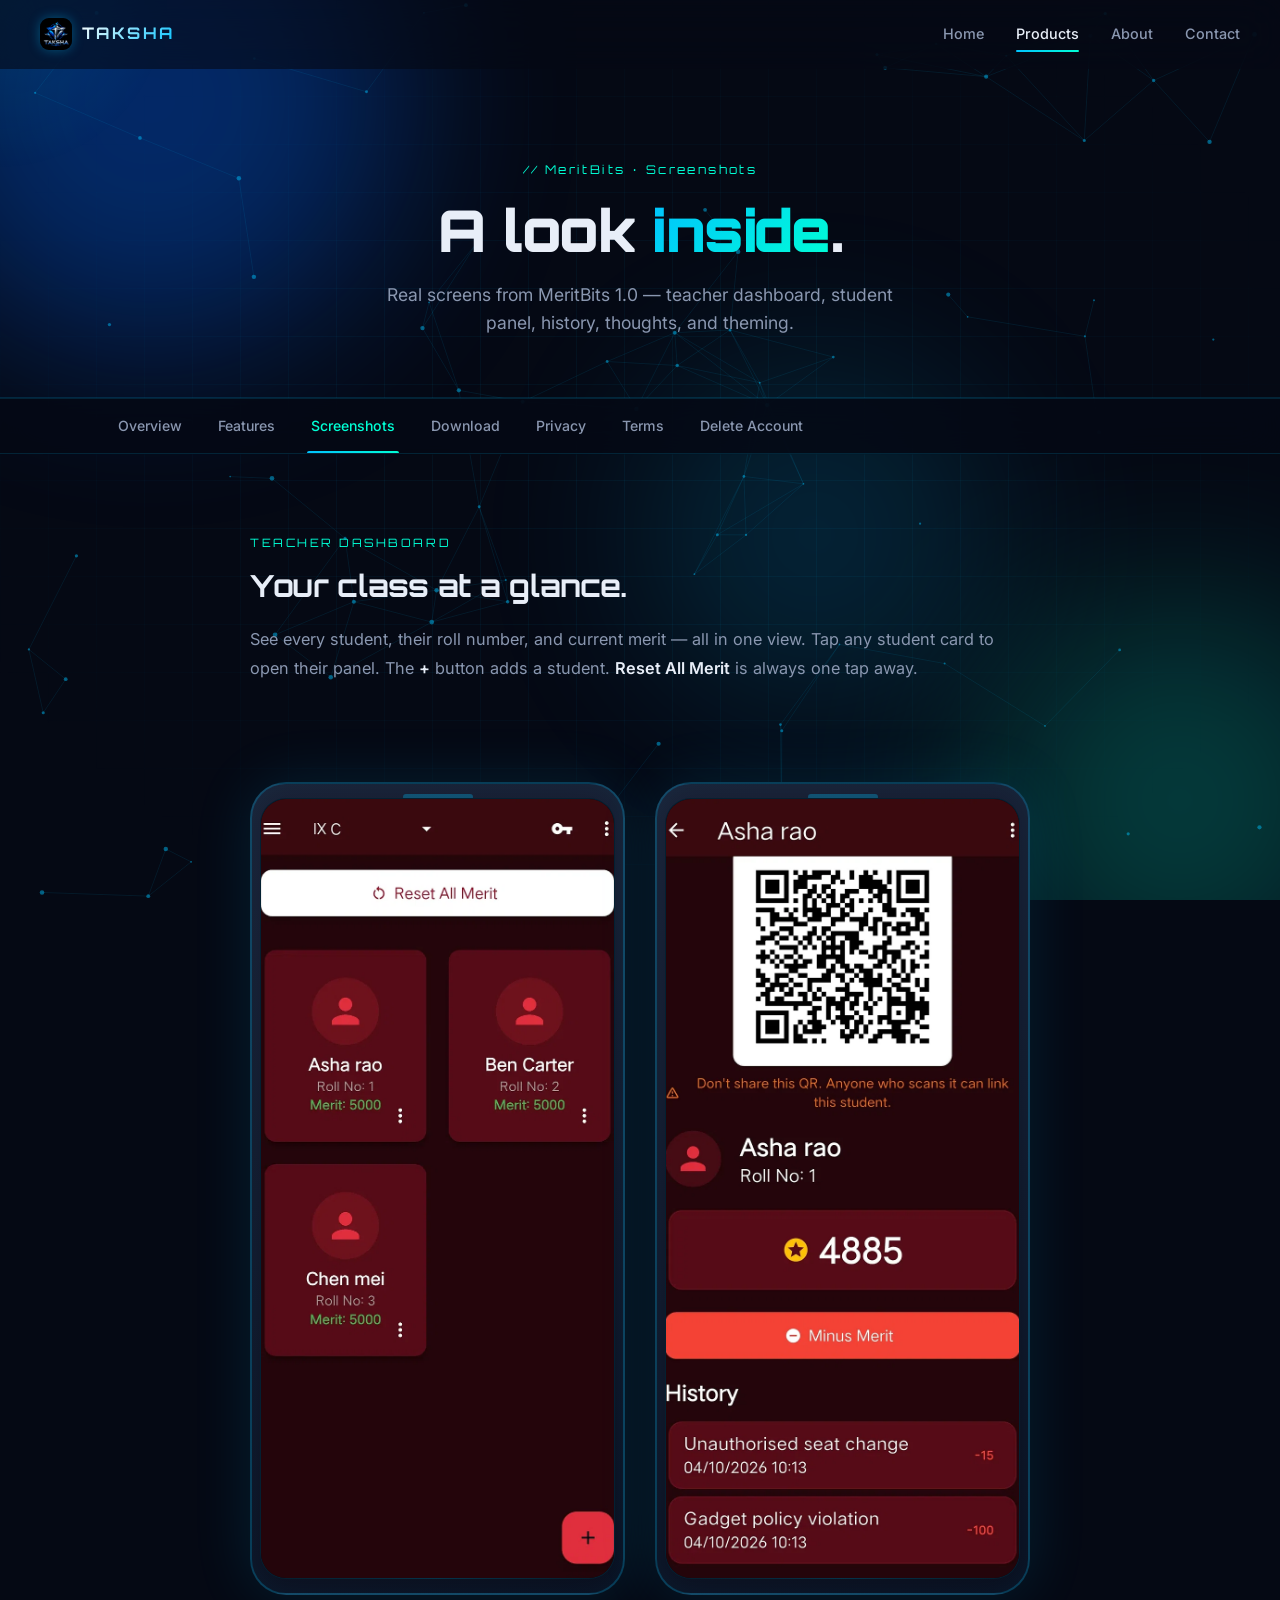
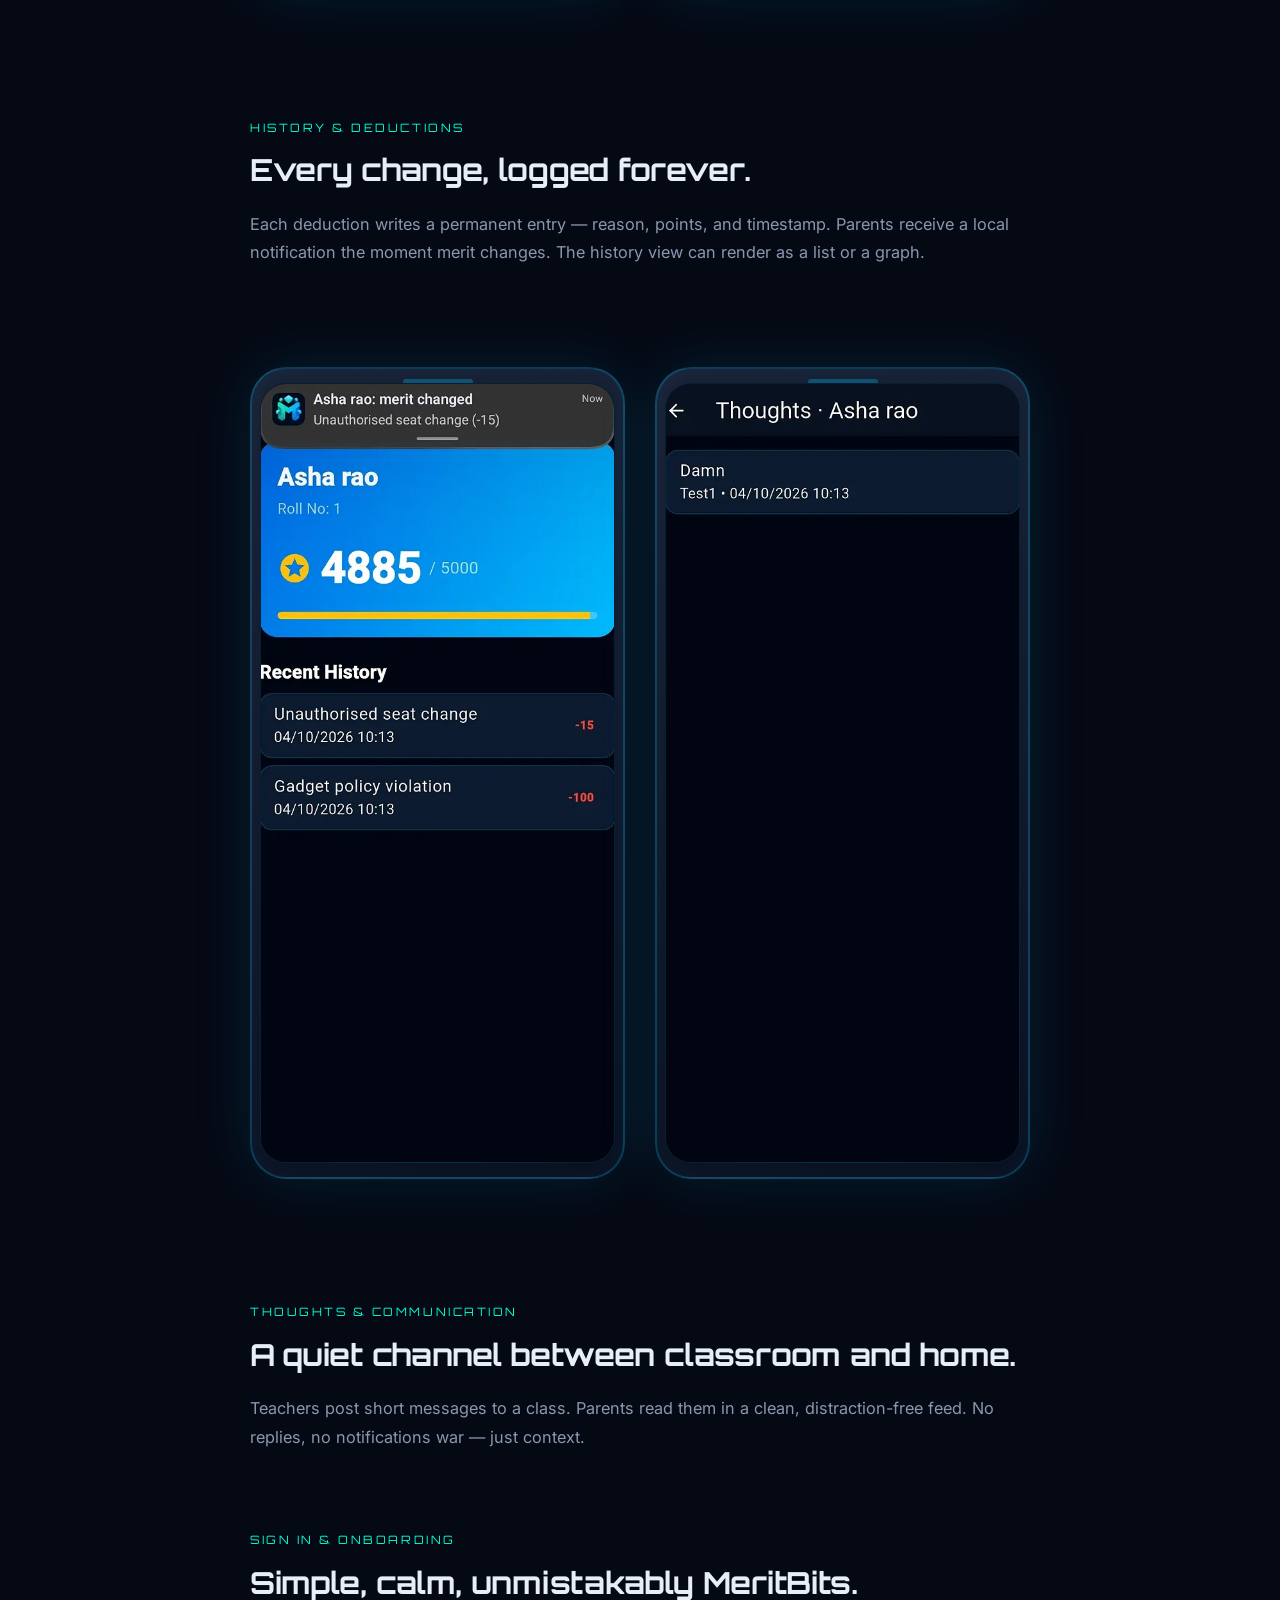
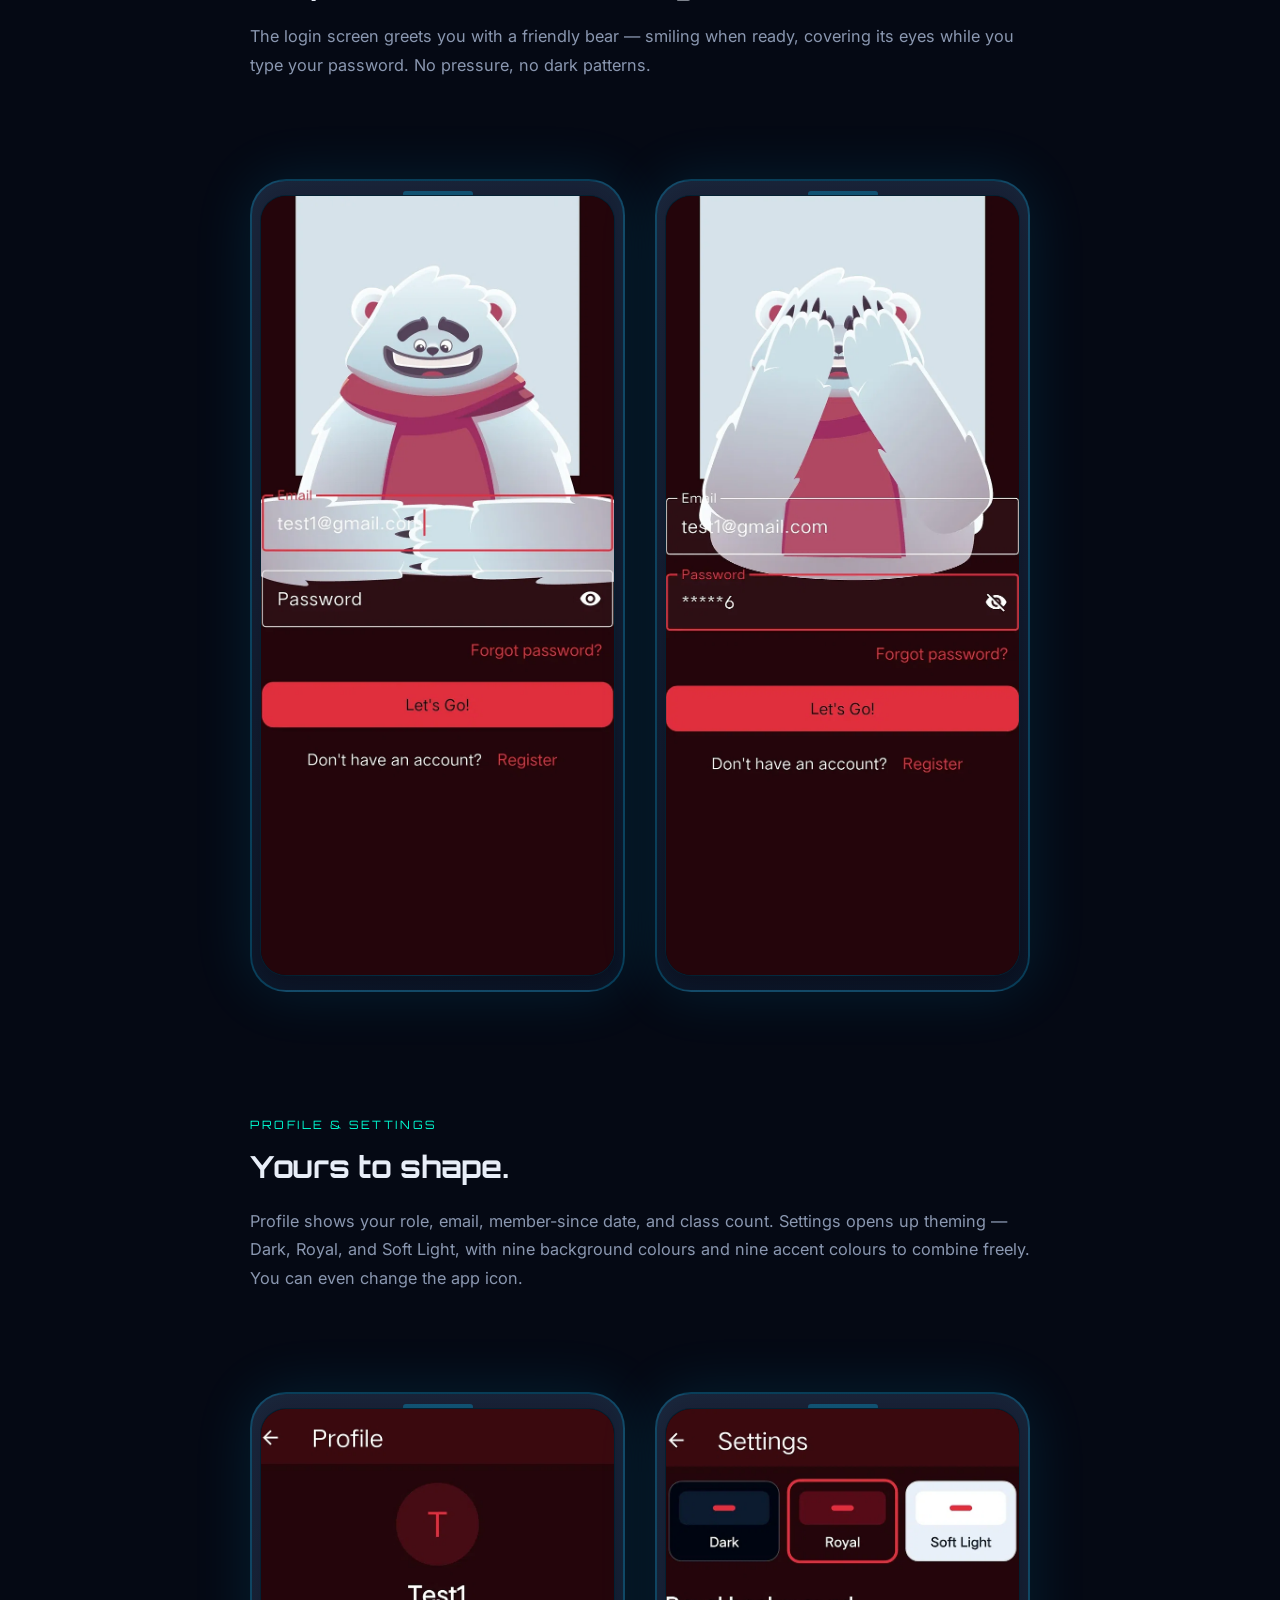
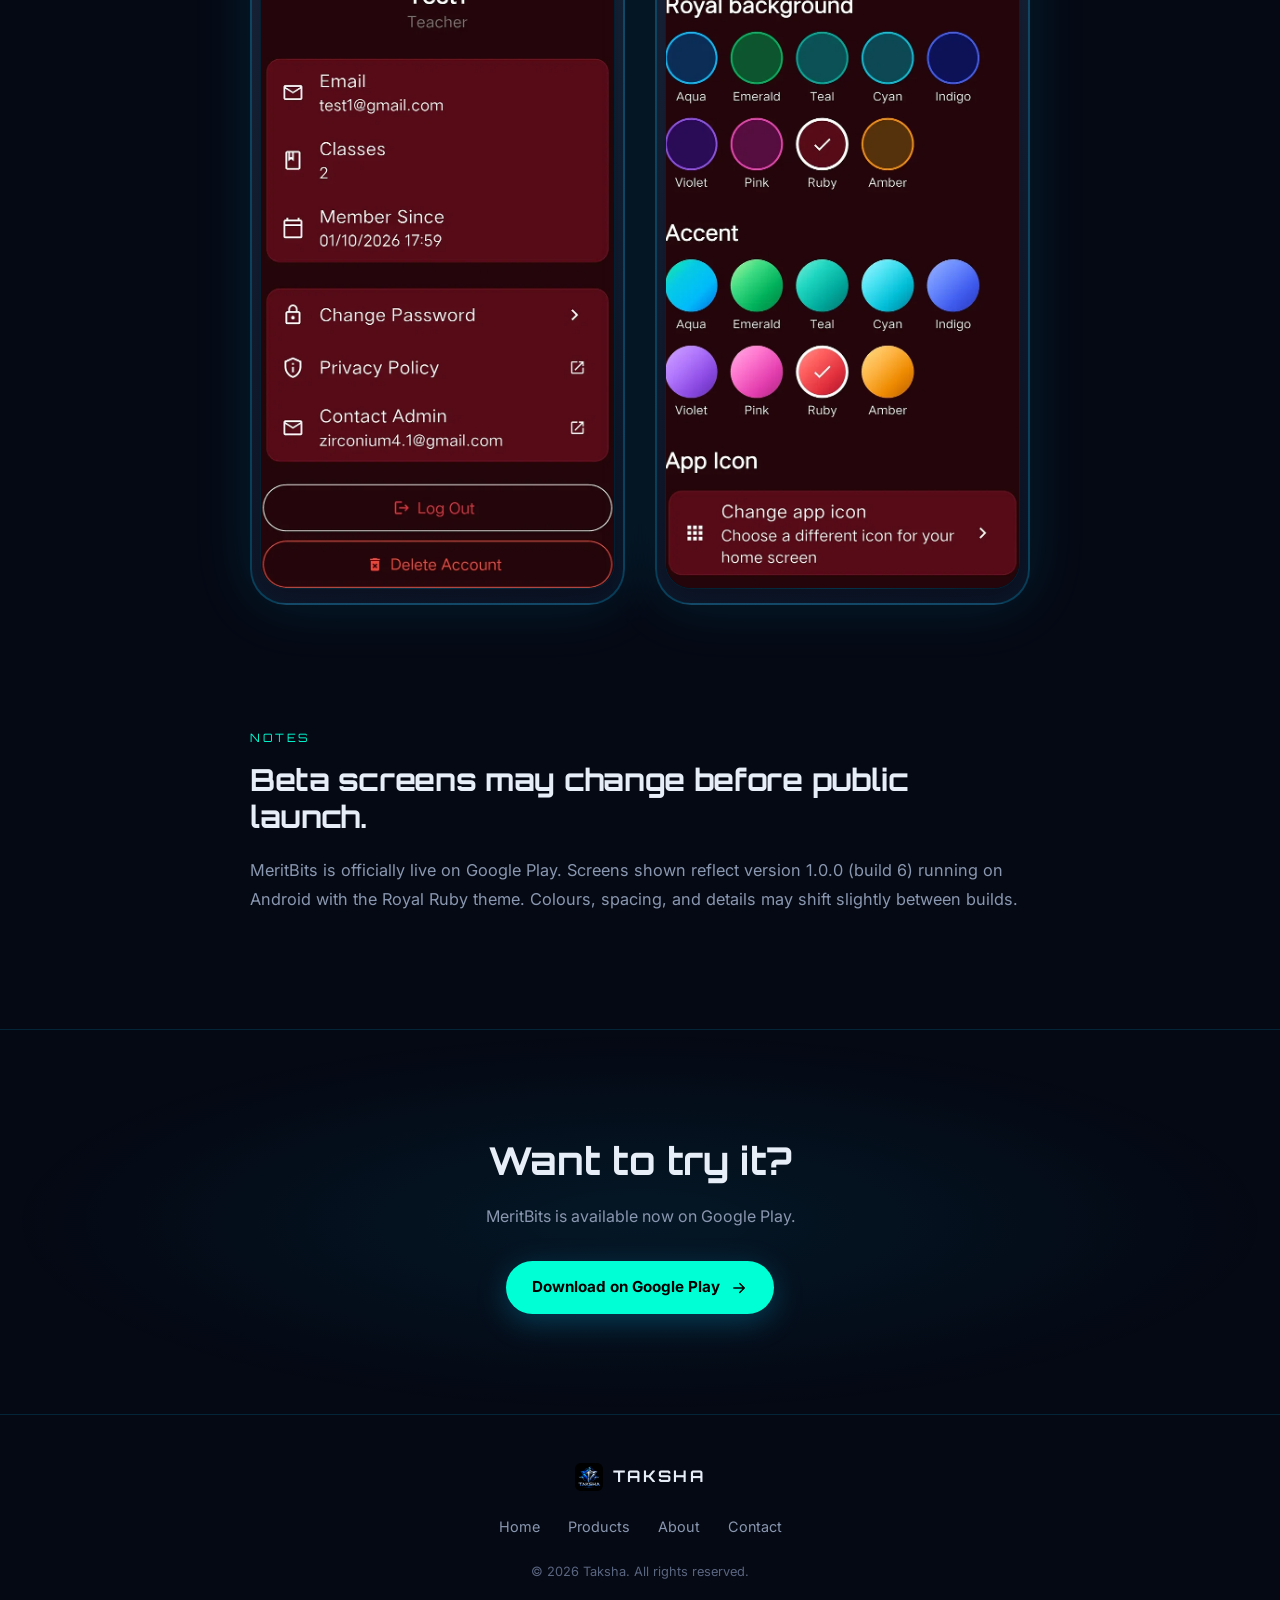
<file: products/meritbits/screenshots.html>
<!DOCTYPE html>
<html lang="en">
<head>
<meta charset="UTF-8" />
<meta name="viewport" content="width=device-width, initial-scale=1.0" />
<title>Screenshots — MeritBits</title>
<meta name="description" content="A look inside MeritBits, the classroom merit tracker by Taksha." />
<link rel="icon" href="/assets/img/logo.png" />
<link rel="preconnect" href="https://fonts.googleapis.com" />
<link rel="preconnect" href="https://fonts.gstatic.com" crossorigin />
<link href="https://fonts.googleapis.com/css2?family=Orbitron:wght@500;700;900&family=Inter:wght@300;400;500;600;700&display=swap" rel="stylesheet" />
<link rel="stylesheet" href="/assets/css/style.css" />
</head>
<body>

<div class="cursor-glow" aria-hidden="true"></div>
<div class="bg-grid" aria-hidden="true"></div>
<div class="bg-orbs" aria-hidden="true">
  <span class="orb orb-1"></span>
  <span class="orb orb-2"></span>
  <span class="orb orb-3"></span>
</div>

<header class="nav" id="nav">
  <a href="/index.html" class="nav-brand">
    <img src="/assets/img/logo.png" alt="Taksha" class="nav-logo" onerror="this.style.display='none'" />
    <span class="nav-name">TAKSHA</span>
  </a>
  <nav class="nav-links">
    <a href="/index.html">Home</a>
    <a href="/products.html" class="active">Products</a>
    <a href="/about.html">About</a>
    <a href="/contact.html">Contact</a>
  </nav>
  <button class="nav-toggle" aria-label="Menu">☰</button>
</header>

<main>

  <section class="page-header">
    <div class="page-header-inner">
      <span class="page-kicker">// MeritBits · Screenshots</span>
      <h1 class="page-title">A look <span class="grad-2">inside</span>.</h1>
      <p class="page-lede">
        Real screens from MeritBits 1.0 — teacher dashboard, student panel, history, thoughts, and theming.
      </p>
    </div>
  </section>

  <section class="mb-subnav-wrap">
    <nav class="mb-subnav">
      <a href="/products/meritbits/index.html">Overview</a>
      <a href="/products/meritbits/features.html">Features</a>
      <a href="/products/meritbits/screenshots.html" class="active">Screenshots</a>
      <a href="/products/meritbits/download.html">Download</a>
      <a href="/products/meritbits/privacy.html">Privacy</a>
      <a href="/products/meritbits/terms.html">Terms</a>
      <a href="/products/meritbits/delete-account.html">Delete Account</a>
    </nav>
  </section>

  <section class="mb-content">

    <div class="mb-block reveal">
      <div class="mb-block-label">Teacher dashboard</div>
      <h2>Your class at a glance.</h2>
      <p>
        See every student, their roll number, and current merit — all in one view.
        Tap any student card to open their panel. The <strong>+</strong> button adds a student.
        <strong>Reset All Merit</strong> is always one tap away.
      </p>
    </div>

    <div class="screens-grid">
      <div class="phone reveal">
        <div class="phone-notch"></div>
        <div class="phone-screen">
          <img src="/assets/img/meritbits/screenshots/mb-1-dashboard.png" alt="MeritBits teacher dashboard showing class IX C with three students" loading="lazy" />
        </div>
      </div>
      <div class="phone reveal">
        <div class="phone-notch"></div>
        <div class="phone-screen">
          <img src="/assets/img/meritbits/screenshots/mb-2-student.png" alt="MeritBits student panel showing Asha rao with QR code and merit 4885" loading="lazy" />
        </div>
      </div>
    </div>

    <div class="mb-block reveal">
      <div class="mb-block-label">History &amp; deductions</div>
      <h2>Every change, logged forever.</h2>
      <p>
        Each deduction writes a permanent entry — reason, points, and timestamp.
        Parents receive a local notification the moment merit changes.
        The history view can render as a list or a graph.
      </p>
    </div>

    <div class="screens-grid">
      <div class="phone reveal">
        <div class="phone-notch"></div>
        <div class="phone-screen">
          <img src="/assets/img/meritbits/screenshots/mb-3-history.png" alt="MeritBits student history with merit change notification" loading="lazy" />
        </div>
      </div>
      <div class="phone reveal">
        <div class="phone-notch"></div>
        <div class="phone-screen">
          <img src="/assets/img/meritbits/screenshots/mb-4-thoughts.png" alt="MeritBits Thoughts feed" loading="lazy" />
        </div>
      </div>
    </div>

    <div class="mb-block reveal">
      <div class="mb-block-label">Thoughts &amp; communication</div>
      <h2>A quiet channel between classroom and home.</h2>
      <p>
        Teachers post short messages to a class. Parents read them in a
        clean, distraction-free feed. No replies, no notifications war —
        just context.
      </p>
    </div>

    <div class="mb-block reveal">
      <div class="mb-block-label">Sign in &amp; onboarding</div>
      <h2>Simple, calm, unmistakably MeritBits.</h2>
      <p>
        The login screen greets you with a friendly bear — smiling when ready,
        covering its eyes while you type your password. No pressure, no dark patterns.
      </p>
    </div>

    <div class="screens-grid">
      <div class="phone reveal">
        <div class="phone-notch"></div>
        <div class="phone-screen">
          <img src="/assets/img/meritbits/screenshots/mb-5-login.png" alt="MeritBits login screen" loading="lazy" />
        </div>
      </div>
      <div class="phone reveal">
        <div class="phone-notch"></div>
        <div class="phone-screen">
          <img src="/assets/img/meritbits/screenshots/mb-6-login-reveal.png" alt="MeritBits login with password reveal" loading="lazy" />
        </div>
      </div>
    </div>

    <div class="mb-block reveal">
      <div class="mb-block-label">Profile &amp; settings</div>
      <h2>Yours to shape.</h2>
      <p>
        Profile shows your role, email, member-since date, and class count.
        Settings opens up theming — Dark, Royal, and Soft Light, with nine
        background colours and nine accent colours to combine freely.
        You can even change the app icon.
      </p>
    </div>

    <div class="screens-grid">
      <div class="phone reveal">
        <div class="phone-notch"></div>
        <div class="phone-screen">
          <img src="/assets/img/meritbits/screenshots/mb-7-profile.png" alt="MeritBits profile screen" loading="lazy" />
        </div>
      </div>
      <div class="phone reveal">
        <div class="phone-notch"></div>
        <div class="phone-screen">
          <img src="/assets/img/meritbits/screenshots/mb-8-themes.png" alt="MeritBits settings with theme options" loading="lazy" />
        </div>
      </div>
    </div>

    <div class="mb-block reveal">
      <div class="mb-block-label">Notes</div>
      <h2>Beta screens may change before public launch.</h2>
      <p>
        MeritBits is officially live on Google Play. Screens shown reflect version 1.0.0 (build 6)
        running on Android with the Royal Ruby theme. Colours, spacing, and details may shift
        slightly between builds.
      </p>
    </div>

  </section>

  <section class="cta-strip">
    <div class="cta-inner">
      <h2>Want to try it?</h2>
      <p>MeritBits is available now on Google Play.</p>
      <a href="https://play.google.com/store/apps/details?id=com.taksha.meritbits" target="_blank" class="btn btn-primary" style="background:#00ffd5; color:#000; border:none; font-weight:700;">
        <span>Download on Google Play</span>
        <svg width="18" height="18" viewBox="0 0 24 24" fill="none"><path d="M5 12h14M13 6l6 6-6 6" stroke="currentColor" stroke-width="2" stroke-linecap="round" stroke-linejoin="round"/></svg>
      </a>
    </div>
  </section>

</main>

<footer class="footer">
  <div class="footer-inner">
    <div class="footer-brand">
      <img src="/assets/img/logo.png" alt="Taksha" onerror="this.style.display='none'" />
      <span>TAKSHA</span>
    </div>
    <div class="footer-links">
      <a href="/index.html">Home</a>
      <a href="/products.html">Products</a>
      <a href="/about.html">About</a>
      <a href="/contact.html">Contact</a>
    </div>
    <p class="footer-copy">© <span id="year"></span> Taksha. All rights reserved.</p>
  </div>
</footer>

<script src="/assets/js/main.js"></script>
</body>
</html>
</file>
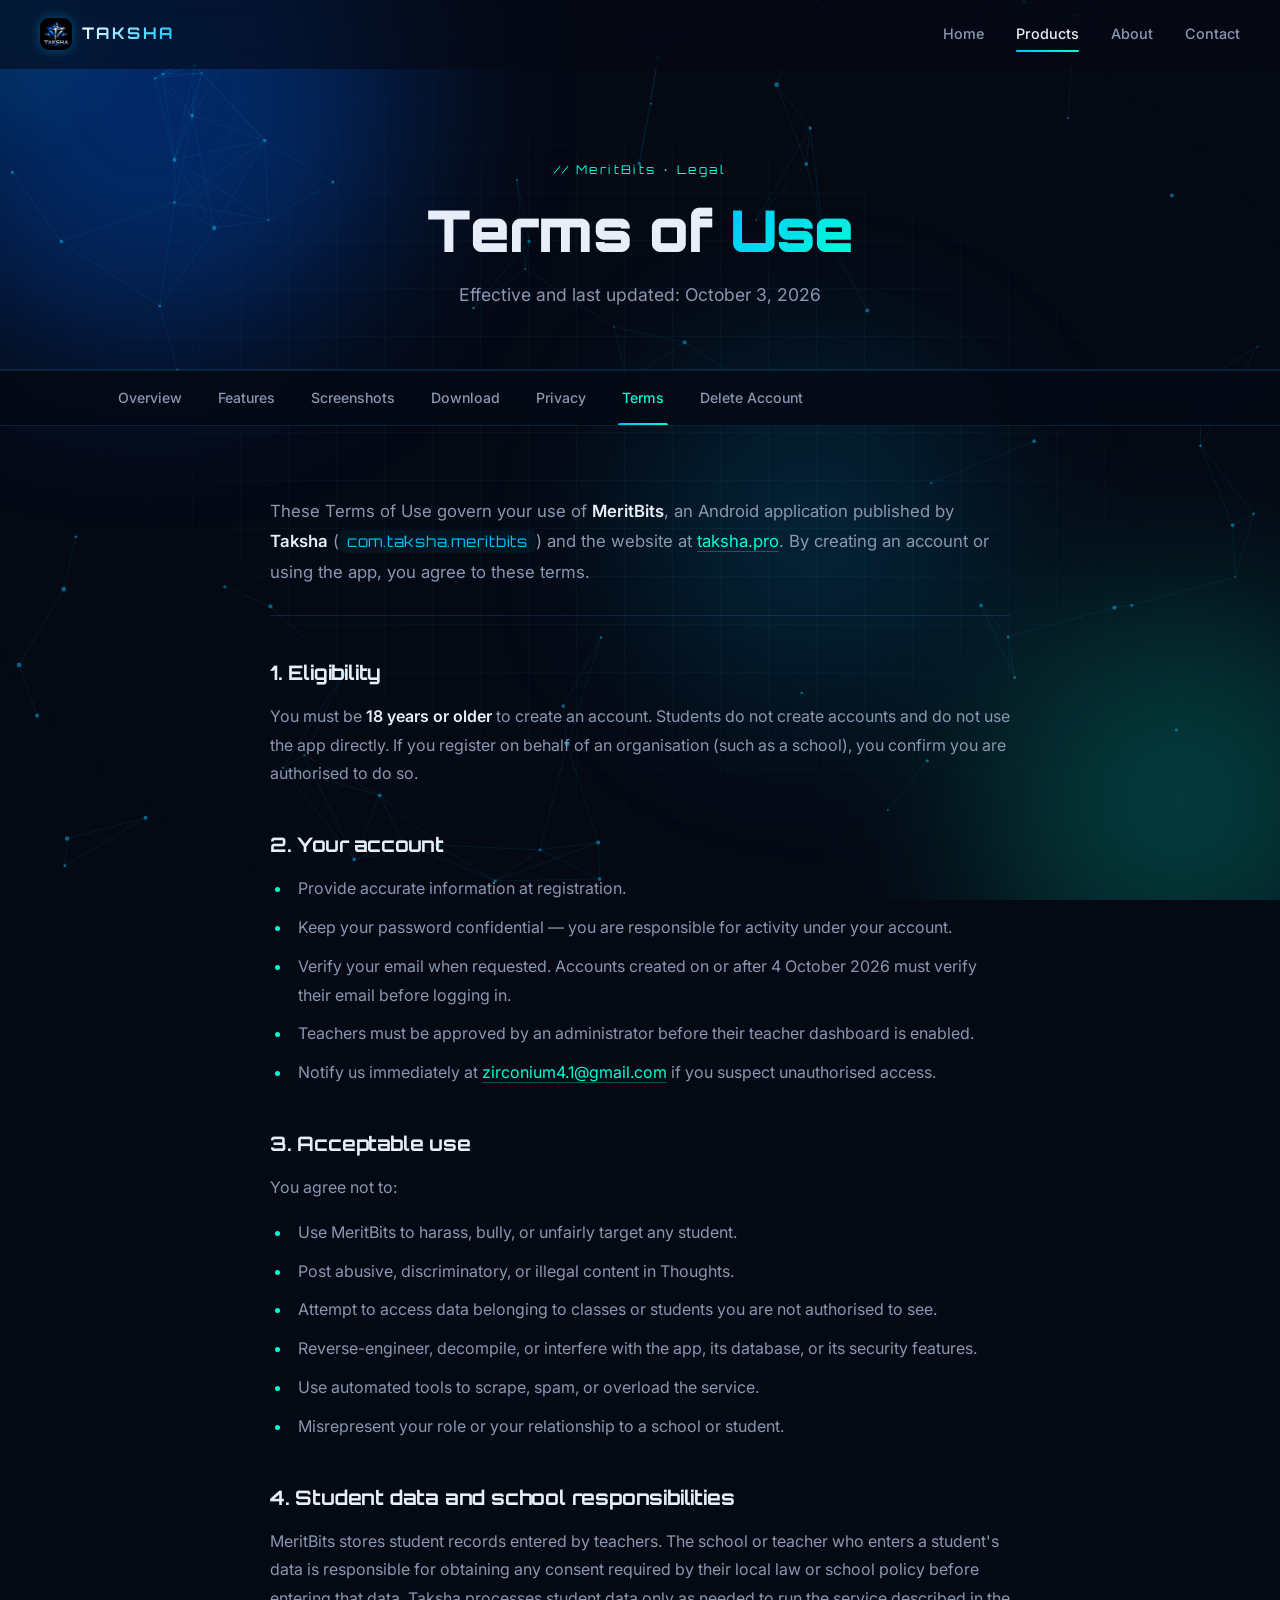
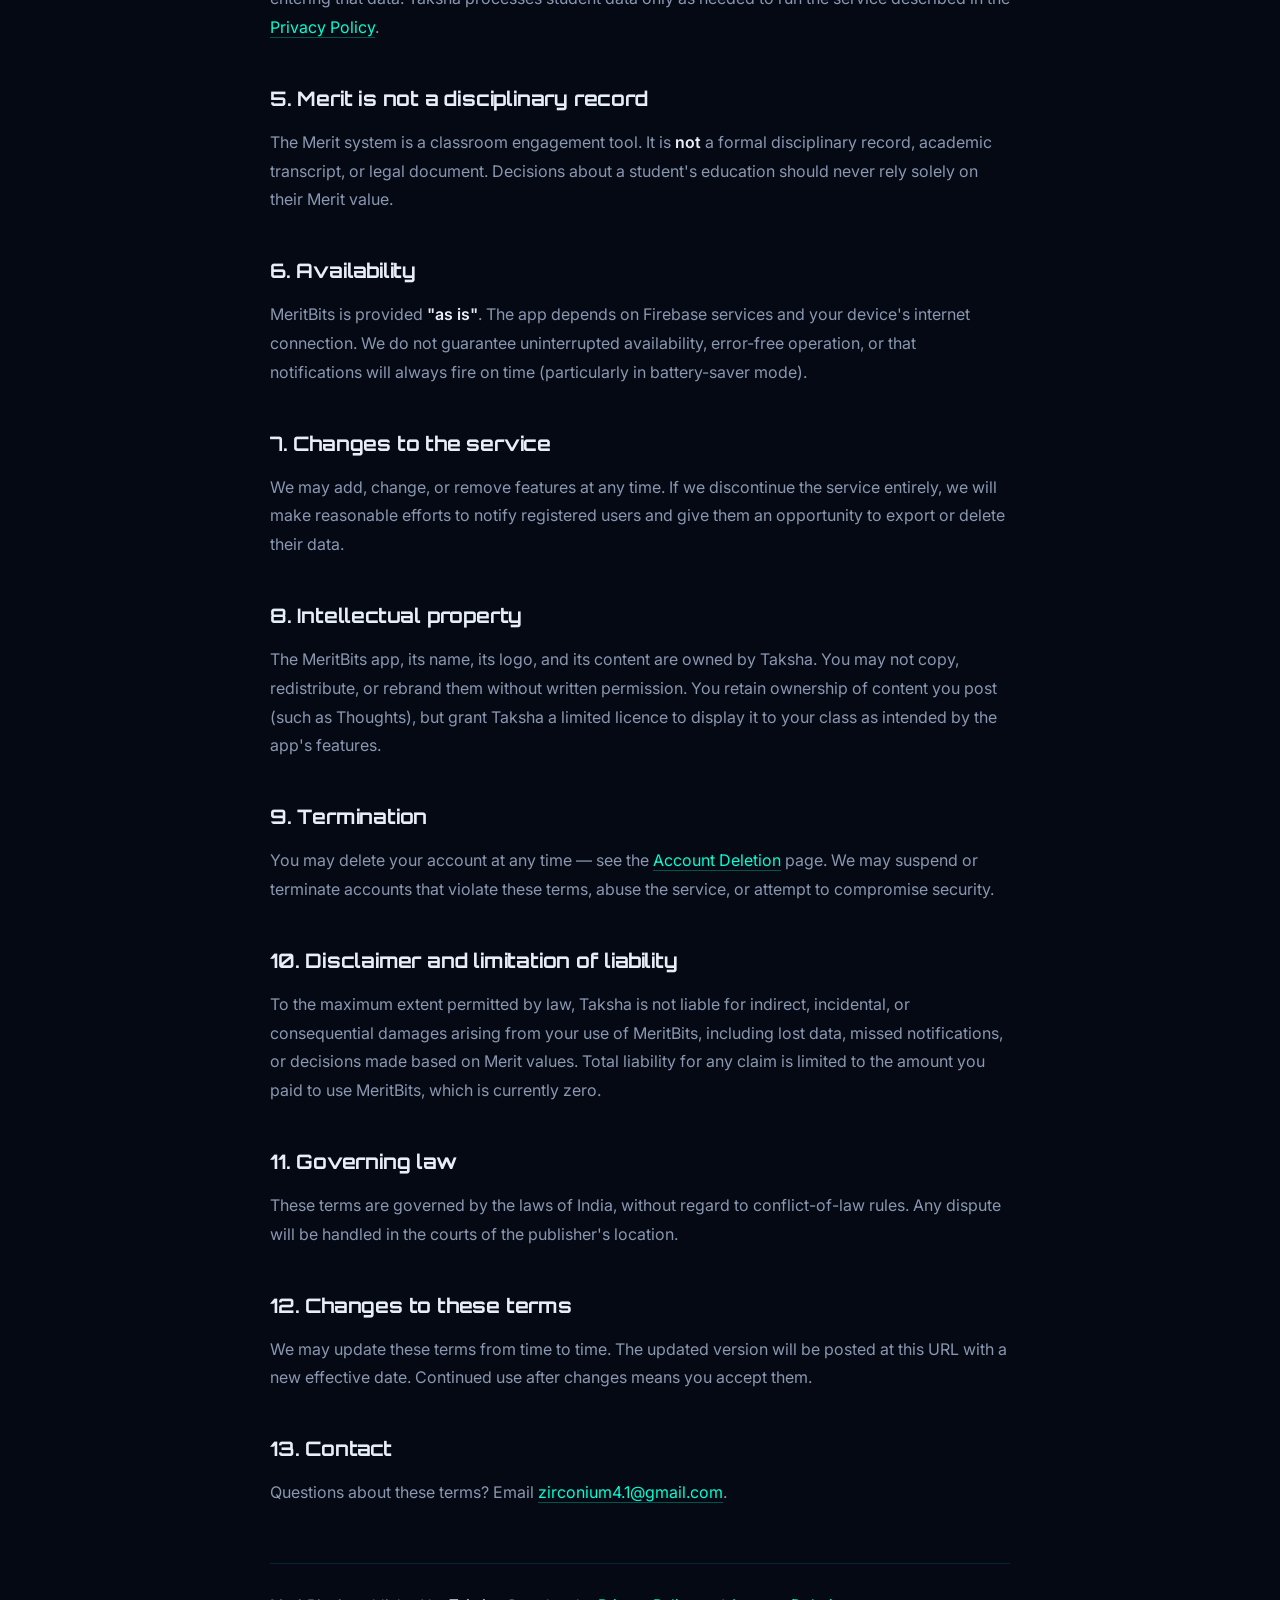
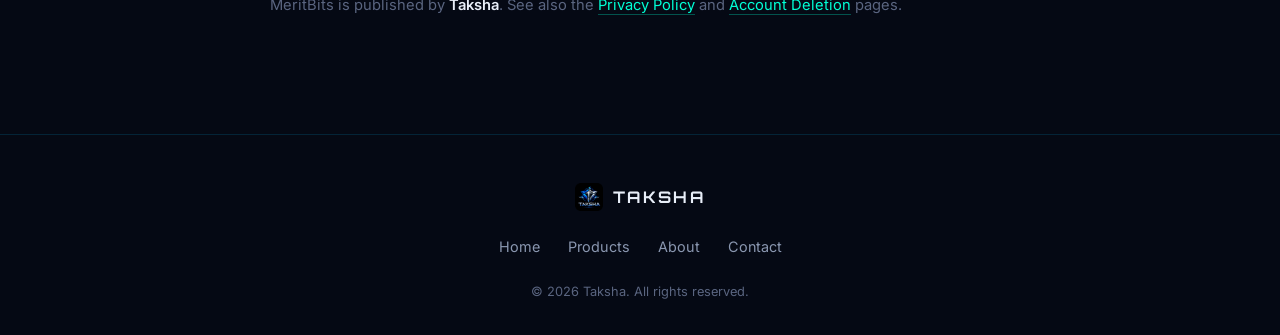
<file: products/meritbits/terms.html>
<!DOCTYPE html>
<html lang="en">
<head>
<meta charset="UTF-8" />
<meta name="viewport" content="width=device-width, initial-scale=1.0" />
<title>Terms of Use — MeritBits</title>
<meta name="description" content="Terms of Use for MeritBits, the classroom merit tracker by Taksha." />
<link rel="icon" href="/assets/img/logo.png" />
<link rel="preconnect" href="https://fonts.googleapis.com" />
<link rel="preconnect" href="https://fonts.gstatic.com" crossorigin />
<link href="https://fonts.googleapis.com/css2?family=Orbitron:wght@500;700;900&family=Inter:wght@300;400;500;600;700&display=swap" rel="stylesheet" />
<link rel="stylesheet" href="/assets/css/style.css" />
</head>
<body>

<div class="cursor-glow" aria-hidden="true"></div>
<div class="bg-grid" aria-hidden="true"></div>
<div class="bg-orbs" aria-hidden="true">
  <span class="orb orb-1"></span>
  <span class="orb orb-2"></span>
  <span class="orb orb-3"></span>
</div>

<header class="nav" id="nav">
  <a href="/index.html" class="nav-brand">
    <img src="/assets/img/logo.png" alt="Taksha" class="nav-logo" onerror="this.style.display='none'" />
    <span class="nav-name">TAKSHA</span>
  </a>
  <nav class="nav-links">
    <a href="/index.html">Home</a>
    <a href="/products.html" class="active">Products</a>
    <a href="/about.html">About</a>
    <a href="/contact.html">Contact</a>
  </nav>
  <button class="nav-toggle" aria-label="Menu">☰</button>
</header>

<main>

  <section class="page-header">
    <div class="page-header-inner">
      <span class="page-kicker">// MeritBits · Legal</span>
      <h1 class="page-title">Terms of <span class="grad-2">Use</span></h1>
      <p class="page-lede">Effective and last updated: October 3, 2026</p>
    </div>
  </section>

  <section class="mb-subnav-wrap">
    <nav class="mb-subnav">
      <a href="/products/meritbits/index.html">Overview</a>
      <a href="/products/meritbits/features.html">Features</a>
      <a href="/products/meritbits/screenshots.html">Screenshots</a>
      <a href="/products/meritbits/download.html">Download</a>
      <a href="/products/meritbits/privacy.html">Privacy</a>
      <a href="/products/meritbits/terms.html" class="active">Terms</a>
      <a href="/products/meritbits/delete-account.html">Delete Account</a>
    </nav>
  </section>

  <article class="legal">

    <p class="legal-intro">
      These Terms of Use govern your use of <strong>MeritBits</strong>, an Android application
      published by <strong>Taksha</strong> (<span class="mono">com.taksha.meritbits</span>) and the
      website at <a href="https://taksha.pro">taksha.pro</a>. By creating an account or using the
      app, you agree to these terms.
    </p>

    <h2>1. Eligibility</h2>
    <p>
      You must be <strong>18 years or older</strong> to create an account. Students do not create
      accounts and do not use the app directly. If you register on behalf of an organisation (such
      as a school), you confirm you are authorised to do so.
    </p>

    <h2>2. Your account</h2>
    <ul>
      <li>Provide accurate information at registration.</li>
      <li>Keep your password confidential — you are responsible for activity under your account.</li>
      <li>Verify your email when requested. Accounts created on or after 4 October 2026 must verify their email before logging in.</li>
      <li>Teachers must be approved by an administrator before their teacher dashboard is enabled.</li>
      <li>Notify us immediately at <a href="mailto:zirconium4.1@gmail.com">zirconium4.1@gmail.com</a> if you suspect unauthorised access.</li>
    </ul>

    <h2>3. Acceptable use</h2>
    <p>You agree not to:</p>
    <ul>
      <li>Use MeritBits to harass, bully, or unfairly target any student.</li>
      <li>Post abusive, discriminatory, or illegal content in Thoughts.</li>
      <li>Attempt to access data belonging to classes or students you are not authorised to see.</li>
      <li>Reverse-engineer, decompile, or interfere with the app, its database, or its security features.</li>
      <li>Use automated tools to scrape, spam, or overload the service.</li>
      <li>Misrepresent your role or your relationship to a school or student.</li>
    </ul>

    <h2>4. Student data and school responsibilities</h2>
    <p>
      MeritBits stores student records entered by teachers. The school or teacher who enters a
      student's data is responsible for obtaining any consent required by their local law or school
      policy before entering that data. Taksha processes student data only as needed to run the
      service described in the <a href="/products/meritbits/privacy.html">Privacy Policy</a>.
    </p>

    <h2>5. Merit is not a disciplinary record</h2>
    <p>
      The Merit system is a classroom engagement tool. It is <strong>not</strong> a formal disciplinary
      record, academic transcript, or legal document. Decisions about a student's education should
      never rely solely on their Merit value.
    </p>

    <h2>6. Availability</h2>
    <p>
      MeritBits is provided <strong>"as is"</strong>. The app depends on Firebase services and your
      device's internet connection. We do not guarantee uninterrupted availability, error-free
      operation, or that notifications will always fire on time (particularly in battery-saver mode).
    </p>

    <h2>7. Changes to the service</h2>
    <p>
      We may add, change, or remove features at any time. If we discontinue the service entirely,
      we will make reasonable efforts to notify registered users and give them an opportunity to
      export or delete their data.
    </p>

    <h2>8. Intellectual property</h2>
    <p>
      The MeritBits app, its name, its logo, and its content are owned by Taksha. You may not copy,
      redistribute, or rebrand them without written permission. You retain ownership of content you
      post (such as Thoughts), but grant Taksha a limited licence to display it to your class as
      intended by the app's features.
    </p>

    <h2>9. Termination</h2>
    <p>
      You may delete your account at any time — see the
      <a href="/products/meritbits/delete-account.html">Account Deletion</a> page.
      We may suspend or terminate accounts that violate these terms, abuse the service, or attempt
      to compromise security.
    </p>

    <h2>10. Disclaimer and limitation of liability</h2>
    <p>
      To the maximum extent permitted by law, Taksha is not liable for indirect, incidental, or
      consequential damages arising from your use of MeritBits, including lost data, missed
      notifications, or decisions made based on Merit values. Total liability for any claim is
      limited to the amount you paid to use MeritBits, which is currently zero.
    </p>

    <h2>11. Governing law</h2>
    <p>
      These terms are governed by the laws of India, without regard to conflict-of-law rules. Any
      dispute will be handled in the courts of the publisher's location.
    </p>

    <h2>12. Changes to these terms</h2>
    <p>
      We may update these terms from time to time. The updated version will be posted at this URL
      with a new effective date. Continued use after changes means you accept them.
    </p>

    <h2>13. Contact</h2>
    <p>
      Questions about these terms? Email
      <a href="mailto:zirconium4.1@gmail.com">zirconium4.1@gmail.com</a>.
    </p>

    <p class="legal-footer-note">
      MeritBits is published by <strong>Taksha</strong>.
      See also the <a href="/products/meritbits/privacy.html">Privacy Policy</a> and
      <a href="/products/meritbits/delete-account.html">Account Deletion</a> pages.
    </p>

  </article>

</main>

<footer class="footer">
  <div class="footer-inner">
    <div class="footer-brand">
      <img src="/assets/img/logo.png" alt="Taksha" onerror="this.style.display='none'" />
      <span>TAKSHA</span>
    </div>
    <div class="footer-links">
      <a href="/index.html">Home</a>
      <a href="/products.html">Products</a>
      <a href="/about.html">About</a>
      <a href="/contact.html">Contact</a>
    </div>
    <p class="footer-copy">© <span id="year"></span> Taksha. All rights reserved.</p>
  </div>
</footer>

<script src="/assets/js/main.js"></script>
</body>
</html>
</file>
<file: assets/css/style.css>
/* ---------- Reset & base ---------- */
*, *::before, *::after { box-sizing: border-box; margin: 0; padding: 0; }

:root {
  --bg: #050914;
  --bg-2: #0a1122;
  --surface: rgba(255,255,255,0.03);
  --surface-2: rgba(255,255,255,0.06);
  --border: rgba(0,194,255,0.15);
  --border-2: rgba(0,194,255,0.35);
  --text: #e8eef8;
  --text-dim: #8a97b0;
  --text-dimmer: #5a6580;
  --blue: #00c2ff;
  --cyan: #00ffd5;
  --amber: #ffb547;
  --grad: linear-gradient(135deg, #00c2ff 0%, #00ffd5 100%);
  --grad-2: linear-gradient(135deg, #ffffff 0%, #00c2ff 100%);
  --radius: 16px;
  --radius-sm: 10px;
}

html { scroll-behavior: smooth; }
body {
  font-family: 'Inter', system-ui, -apple-system, sans-serif;
  background: var(--bg);
  color: var(--text);
  line-height: 1.6;
  overflow-x: hidden;
  min-height: 100vh;
  -webkit-font-smoothing: antialiased;
}

a { color: inherit; text-decoration: none; }
img { max-width: 100%; display: block; }
button { font-family: inherit; cursor: pointer; border: none; background: none; color: inherit; }

.mono { font-family: 'Orbitron', monospace; letter-spacing: 0.05em; }
.dim { color: var(--text-dim); }
.grad { background: var(--grad-2); -webkit-background-clip: text; background-clip: text; color: transparent; }
.grad-2 { background: var(--grad); -webkit-background-clip: text; background-clip: text; color: transparent; }
.amber { color: var(--amber); }

/* ---------- Background FX ---------- */
.bg-grid {
  position: fixed; inset: 0; z-index: -2;
  background-image:
    linear-gradient(rgba(0,194,255,0.05) 1px, transparent 1px),
    linear-gradient(90deg, rgba(0,194,255,0.05) 1px, transparent 1px);
  background-size: 48px 48px;
  mask-image: radial-gradient(ellipse at center, #000 30%, transparent 80%);
  -webkit-mask-image: radial-gradient(ellipse at center, #000 30%, transparent 80%);
  pointer-events: none;
}
.bg-orbs { position: fixed; inset: 0; z-index: -3; overflow: hidden; pointer-events: none; }
.orb { position: absolute; border-radius: 50%; filter: blur(90px); opacity: 0.35; }
.orb-1 { width: 500px; height: 500px; background: #0066ff; top: -150px; left: -100px; }
.orb-2 { width: 400px; height: 400px; background: #00ffd5; bottom: -100px; right: -100px; opacity: 0.2; }
.orb-3 { width: 350px; height: 350px; background: #00c2ff; top: 40%; left: 50%; opacity: 0.15; }

.cursor-glow {
  position: fixed; width: 400px; height: 400px; border-radius: 50%;
  background: radial-gradient(circle, rgba(0,194,255,0.12) 0%, transparent 60%);
  pointer-events: none; z-index: 0;
  transform: translate(-50%, -50%);
  transition: opacity 0.3s;
  will-change: transform;
}

/* ---------- Nav ---------- */
.nav {
  position: fixed; top: 0; left: 0; right: 0; z-index: 100;
  display: flex; align-items: center; justify-content: space-between;
  padding: 18px 40px;
  backdrop-filter: blur(20px);
  -webkit-backdrop-filter: blur(20px);
  background: rgba(5,9,20,0.6);
  border-bottom: 1px solid transparent;
  transition: all 0.3s ease;
}
.nav.scrolled {
  background: rgba(5,9,20,0.85);
  border-bottom-color: var(--border);
  padding: 12px 40px;
}
.nav-brand { display: flex; align-items: center; gap: 10px; }
.nav-logo { height: 32px; width: auto; }
.nav-name {
  font-family: 'Orbitron', sans-serif; font-weight: 700;
  letter-spacing: 0.15em; font-size: 1rem;
  background: var(--grad-2); -webkit-background-clip: text; background-clip: text; color: transparent;
}
.nav-links { display: flex; gap: 32px; }
.nav-links a {
  font-size: 0.9rem; font-weight: 500; color: var(--text-dim);
  position: relative; transition: color 0.2s;
}
.nav-links a:hover, .nav-links a.active { color: var(--text); }
.nav-links a.active::after {
  content: ''; position: absolute; left: 0; right: 0; bottom: -6px;
  height: 2px; background: var(--grad); border-radius: 2px;
}
.nav-toggle { display: none; font-size: 1.4rem; }

/* ---------- Buttons ---------- */
.btn {
  display: inline-flex; align-items: center; gap: 10px;
  padding: 14px 26px; border-radius: 100px;
  font-weight: 600; font-size: 0.95rem;
  transition: all 0.3s ease; position: relative; overflow: hidden;
  cursor: pointer;
}
.btn-primary {
  background: var(--grad); color: #041018;
  box-shadow: 0 8px 30px rgba(0,194,255,0.25);
}
.btn-primary:hover {
  transform: translateY(-2px);
  box-shadow: 0 12px 40px rgba(0,194,255,0.45);
}
.btn-primary svg { transition: transform 0.3s; }
.btn-primary:hover svg { transform: translateX(4px); }
.btn-ghost {
  border: 1px solid var(--border-2); color: var(--text);
  background: var(--surface);
}
.btn-ghost:hover { background: var(--surface-2); border-color: var(--blue); }

/* ---------- Hero (index) ---------- */
.hero {
  min-height: 100vh; display: grid; grid-template-columns: 1.2fr 1fr;
  align-items: center; gap: 60px;
  padding: 140px 60px 80px; position: relative;
}
.hero-inner { max-width: 640px; z-index: 1; }
.hero-badge {
  display: inline-flex; align-items: center; gap: 8px;
  padding: 8px 16px; border-radius: 100px;
  background: var(--surface); border: 1px solid var(--border);
  font-size: 0.8rem; color: var(--text-dim); margin-bottom: 28px;
}
.hero-badge .dot {
  width: 8px; height: 8px; border-radius: 50%; background: var(--cyan);
  box-shadow: 0 0 12px var(--cyan); animation: pulse 2s infinite;
}
@keyframes pulse { 0%,100% { opacity: 1; } 50% { opacity: 0.4; } }

.hero-title {
  font-family: 'Orbitron', sans-serif; font-weight: 900;
  font-size: clamp(2.8rem, 7vw, 5.5rem); line-height: 1.02;
  letter-spacing: -0.02em; margin-bottom: 24px;
}
.hero-sub {
  font-size: 1.15rem; color: var(--text-dim); max-width: 520px;
  margin-bottom: 36px; line-height: 1.7;
}
.hero-cta { display: flex; gap: 16px; flex-wrap: wrap; margin-bottom: 60px; }

.hero-stats {
  display: flex; gap: 48px; flex-wrap: wrap;
  padding-top: 32px; border-top: 1px solid var(--border);
}
.stat { display: flex; flex-direction: column; }
.stat strong {
  font-family: 'Orbitron', sans-serif; font-size: 2rem; font-weight: 700;
  background: var(--grad-2); -webkit-background-clip: text; background-clip: text; color: transparent;
}
.stat span { font-size: 0.85rem; color: var(--text-dimmer); }

/* Floating cubes */
.hero-visual { position: relative; height: 500px; }
.cube-field { position: relative; width: 100%; height: 100%; }
.cube {
  position: absolute; border-radius: 12px;
  background: linear-gradient(135deg, rgba(0,194,255,0.6), rgba(0,255,213,0.3));
  border: 1px solid rgba(0,194,255,0.4);
  box-shadow: 0 0 40px rgba(0,194,255,0.3), inset 0 0 20px rgba(0,255,213,0.15);
  animation: float 6s ease-in-out infinite;
}
.c1 { width: 90px; height: 90px; top: 10%; left: 20%; animation-delay: 0s; }
.c2 { width: 60px; height: 60px; top: 55%; left: 10%; animation-delay: 1s; }
.c3 { width: 120px; height: 120px; top: 30%; left: 55%; animation-delay: 2s; }
.c4 { width: 50px; height: 50px; top: 75%; left: 65%; animation-delay: 1.5s; }
.c5 { width: 70px; height: 70px; top: 5%; left: 75%; animation-delay: 0.5s; }
@keyframes float {
  0%, 100% { transform: translateY(0) rotate(0deg); }
  50% { transform: translateY(-30px) rotate(8deg); }
}

/* ---------- Page header (inner pages) ---------- */
.page-header {
  padding: 160px 60px 60px; position: relative;
  border-bottom: 1px solid var(--border);
}
.page-header-inner { max-width: 900px; margin: 0 auto; text-align: center; }
.page-kicker {
  font-family: 'Orbitron', monospace; font-size: 0.75rem;
  letter-spacing: 0.2em; color: var(--cyan); margin-bottom: 20px; display: block;
}
.page-title {
  font-family: 'Orbitron', sans-serif; font-weight: 900;
  font-size: clamp(2rem, 5vw, 3.6rem); line-height: 1.1;
  letter-spacing: -0.02em; margin-bottom: 18px;
}
.page-lede { color: var(--text-dim); font-size: 1.1rem; max-width: 560px; margin: 0 auto; }

/* ---------- Sections ---------- */
.section-title {
  font-family: 'Orbitron', sans-serif; font-weight: 700;
  font-size: clamp(1.8rem, 4vw, 2.8rem); text-align: center;
  margin-bottom: 60px; letter-spacing: -0.01em;
}

/* ---------- Tease (index) ---------- */
.tease {
  padding: 120px 60px; position: relative;
  border-top: 1px solid var(--border); border-bottom: 1px solid var(--border);
}
.tease-inner { max-width: 720px; margin: 0 auto; text-align: center; }
.tease-label {
  display: inline-flex; align-items: center; gap: 10px;
  font-family: 'Orbitron', sans-serif; font-size: 0.75rem;
  letter-spacing: 0.2em; color: var(--cyan); margin-bottom: 28px;
}
.tease-label .pulse {
  width: 8px; height: 8px; border-radius: 50%; background: var(--cyan);
  animation: pulse 1.5s infinite;
}
.tease-title {
  font-family: 'Orbitron', sans-serif; font-weight: 900;
  font-size: clamp(2rem, 5vw, 3.5rem); line-height: 1.1; margin-bottom: 20px;
  letter-spacing: -0.02em;
}
.tease-sub { color: var(--text-dim); font-size: 1.1rem; margin-bottom: 48px; }

.glitch { position: relative; display: inline-block; color: var(--cyan); }
.glitch::before, .glitch::after {
  content: attr(data-text); position: absolute; inset: 0;
  background: var(--bg); overflow: hidden;
}
.glitch::before { color: #00c2ff; animation: glitch-1 3s infinite linear alternate-reverse; clip-path: polygon(0 0, 100% 0, 100% 45%, 0 45%); }
.glitch::after { color: #00ffd5; animation: glitch-2 2s infinite linear alternate-reverse; clip-path: polygon(0 55%, 100% 55%, 100% 100%, 0 100%); }
@keyframes glitch-1 { 0%,90%,100% { transform: translate(0); } 92% { transform: translate(-3px,1px); } 94% { transform: translate(3px,-1px); } 96% { transform: translate(-2px,-1px); } }
@keyframes glitch-2 { 0%,90%,100% { transform: translate(0); } 91% { transform: translate(2px,1px); } 93% { transform: translate(-3px,-1px); } 95% { transform: translate(1px,2px); } }

.tease-card {
  position: relative; max-width: 480px; margin: 0 auto 40px;
  border-radius: var(--radius); overflow: hidden;
  border: 1px solid var(--border);
  background: linear-gradient(180deg, rgba(10,17,34,0.9), rgba(5,9,20,0.95));
  backdrop-filter: blur(20px);
  transition: transform 0.4s, border-color 0.3s;
}
.tease-card:hover { transform: translateY(-4px); border-color: var(--border-2); }
.tease-card-glow {
  position: absolute; inset: -1px; z-index: 0; opacity: 0.4;
  background: conic-gradient(from 0deg, transparent, rgba(0,194,255,0.4), transparent 30%);
  animation: spin 6s linear infinite; filter: blur(20px);
}
@keyframes spin { to { transform: rotate(360deg); } }
.tease-card-inner {
  position: relative; z-index: 1; padding: 32px;
  background: linear-gradient(180deg, rgba(10,17,34,0.95), rgba(5,9,20,0.98));
  border-radius: var(--radius);
}
.tease-icon {
  display: flex; flex-direction: column; align-items: center; gap: 14px; margin-bottom: 28px;
}
.tease-icon img { width: 90px; height: 90px; filter: drop-shadow(0 0 30px rgba(0,194,255,0.5)); animation: float 4s ease-in-out infinite; }
.tease-scramble {
  font-family: 'Orbitron', monospace; font-size: 0.85rem;
  letter-spacing: 0.4em; color: var(--blue);
}
.tease-meta { display: flex; flex-direction: column; gap: 12px; margin-bottom: 24px; }
.tease-row {
  display: flex; justify-content: space-between; align-items: center;
  font-family: 'Orbitron', sans-serif; font-size: 0.75rem; letter-spacing: 0.1em;
  padding-bottom: 12px; border-bottom: 1px dashed rgba(0,194,255,0.15);
}
.tease-row span { color: var(--text-dimmer); }
.tease-row em { font-style: normal; color: var(--text); }
.tease-progress {
  height: 4px; border-radius: 4px; background: rgba(255,255,255,0.05);
  overflow: hidden; margin-bottom: 16px;
}
.tease-progress-bar {
  height: 100%; width: 0%; background: var(--grad);
  box-shadow: 0 0 12px var(--blue);
  transition: width 2s ease-out;
}
.tease-hint {
  font-family: 'Orbitron', monospace; font-size: 0.7rem;
  color: var(--text-dimmer); letter-spacing: 0.15em;
}
.tease-footer { color: var(--text-dimmer); font-size: 0.9rem; }

/* ---------- Principles (index) ---------- */
.principles { padding: 120px 60px; }
.principles-grid {
  max-width: 1100px; margin: 0 auto;
  display: grid; grid-template-columns: repeat(auto-fit, minmax(240px, 1fr)); gap: 24px;
}
.principle {
  padding: 32px; border-radius: var(--radius);
  background: var(--surface); border: 1px solid var(--border);
  transition: all 0.3s ease; position: relative; overflow: hidden;
}
.principle::before {
  content: ''; position: absolute; inset: 0;
  background: radial-gradient(circle at top left, rgba(0,194,255,0.08), transparent 60%);
  opacity: 0; transition: opacity 0.3s;
}
.principle:hover { transform: translateY(-4px); border-color: var(--border-2); }
.principle:hover::before { opacity: 1; }
.p-icon {
  font-size: 1.8rem; color: var(--cyan); margin-bottom: 16px;
  filter: drop-shadow(0 0 12px rgba(0,255,213,0.4));
}
.principle h3 { font-family: 'Orbitron', sans-serif; font-size: 1.05rem; margin-bottom: 10px; letter-spacing: 0.02em; }
.principle p { color: var(--text-dim); font-size: 0.92rem; }

/* ---------- About page ---------- */
.about { padding: 100px 60px; }
.about-inner { max-width: 780px; margin: 0 auto; display: flex; flex-direction: column; gap: 56px; }
.about-block { }
.about-label {
  font-family: 'Orbitron', monospace; font-size: 0.72rem;
  letter-spacing: 0.2em; color: var(--cyan); margin-bottom: 14px;
}
.about-block h2 {
  font-family: 'Orbitron', sans-serif; font-weight: 700;
  font-size: clamp(1.3rem, 2.6vw, 1.75rem); margin-bottom: 18px;
  letter-spacing: -0.01em;
}
.about-block p {
  color: var(--text-dim); margin-bottom: 16px; font-size: 1.02rem; line-height: 1.75;
}
.about-block p strong { color: var(--text); font-weight: 600; }
.about-block p em { color: var(--cyan); font-style: normal; }
.about-list {
  list-style: none; padding: 0; display: flex; flex-direction: column; gap: 14px;
  margin-top: 8px;
}
.about-list li {
  position: relative; padding-left: 22px;
  color: var(--text-dim); font-size: 1rem;
}
.about-list li::before {
  content: '◆'; position: absolute; left: 0; top: 0;
  color: var(--cyan); font-size: 0.7rem; line-height: 1.9;
}
.about-list li strong { color: var(--text); font-weight: 600; }

/* ---------- Contact page ---------- */
.contact { padding: 80px 60px; }
.contact-inner { max-width: 640px; margin: 0 auto; display: flex; flex-direction: column; gap: 24px; }
.contact-card {
  display: flex; align-items: center; gap: 20px;
  padding: 28px; border-radius: var(--radius);
  background: var(--surface); border: 1px solid var(--border);
  transition: all 0.3s ease; position: relative; overflow: hidden;
}
.contact-card::before {
  content: ''; position: absolute; inset: 0;
  background: radial-gradient(circle at left center, rgba(0,194,255,0.10), transparent 60%);
  opacity: 0; transition: opacity 0.3s;
}
.contact-card:hover {
  transform: translateY(-3px);
  border-color: var(--border-2);
  box-shadow: 0 20px 60px rgba(0,194,255,0.15);
}
.contact-card:hover::before { opacity: 1; }
.contact-icon {
  flex-shrink: 0; width: 52px; height: 52px; border-radius: 14px;
  display: flex; align-items: center; justify-content: center;
  background: linear-gradient(135deg, rgba(0,194,255,0.15), rgba(0,255,213,0.08));
  border: 1px solid var(--border-2); color: var(--cyan);
  box-shadow: 0 0 24px rgba(0,194,255,0.2);
}
.contact-body { flex: 1; display: flex; flex-direction: column; gap: 4px; position: relative; z-index: 1; }
.contact-label {
  font-family: 'Orbitron', sans-serif; font-size: 0.7rem;
  letter-spacing: 0.2em; color: var(--text-dimmer);
}
.contact-value { font-size: 1.05rem; font-weight: 600; color: var(--text); word-break: break-all; }
.contact-hint { font-size: 0.85rem; color: var(--text-dim); }
.contact-arrow { color: var(--cyan); flex-shrink: 0; transition: transform 0.3s; }
.contact-card:hover .contact-arrow { transform: translate(4px, -4px); }
.contact-note {
  padding: 18px 22px; border-radius: var(--radius-sm);
  background: var(--surface); border: 1px dashed var(--border);
  color: var(--text-dim); font-size: 0.92rem;
}

/* ---------- Products page ---------- */
.products { padding: 80px 60px; }
.products-inner { max-width: 720px; margin: 0 auto; display: flex; flex-direction: column; gap: 28px; }

.product-card {
  position: relative; border-radius: var(--radius); overflow: hidden;
  border: 1px solid var(--border);
  background: linear-gradient(180deg, rgba(10,17,34,0.9), rgba(5,9,20,0.95));
  backdrop-filter: blur(20px);
  transition: transform 0.4s, border-color 0.3s;
  padding: 0;
}
.product-card:hover { transform: translateY(-4px); border-color: var(--border-2); }
.product-glow {
  position: absolute; inset: -1px; z-index: 0; opacity: 0.35;
  background: conic-gradient(from 0deg, transparent, rgba(0,194,255,0.4), transparent 30%);
  animation: spin 8s linear infinite; filter: blur(24px);
  pointer-events: none;
}
.product-card > *:not(.product-glow) { position: relative; z-index: 1; }
.product-card {
  padding: 36px;
}
.product-badge {
  display: inline-flex; align-items: center; gap: 10px;
  padding: 7px 14px; border-radius: 100px;
  background: rgba(255,181,71,0.08); border: 1px solid rgba(255,181,71,0.3);
  font-family: 'Orbitron', sans-serif; font-size: 0.7rem;
  letter-spacing: 0.18em; color: var(--amber);
  margin-bottom: 26px;
}
.pulse-dot {
  width: 7px; height: 7px; border-radius: 50%; background: var(--amber);
  box-shadow: 0 0 10px var(--amber);
  animation: pulse 1.6s infinite;
}
.product-icon-wrap {
  display: flex; flex-direction: column; align-items: center;
  gap: 14px; margin-bottom: 24px;
}
.product-icon {
  width: 96px; height: 96px;
  filter: drop-shadow(0 0 30px rgba(0,194,255,0.5));
  animation: float 4s ease-in-out infinite;
}
.product-icon-fallback {
  font-size: 0.9rem; letter-spacing: 0.5em; color: var(--blue);
  display: none;
}
.product-icon-wrap:has(img[style*="display: none"]) .product-icon-fallback,
.product-icon-wrap:has(img[style*="display:none"]) .product-icon-fallback {
  display: block;
}
.product-name {
  font-family: 'Orbitron', sans-serif; font-weight: 900;
  font-size: 1.7rem; letter-spacing: 0.15em; text-align: center;
  margin-bottom: 12px;
  background: var(--grad-2); -webkit-background-clip: text; background-clip: text; color: transparent;
}
.product-tag {
  text-align: center; color: var(--text-dim);
  font-size: 0.98rem; margin-bottom: 30px; line-height: 1.65;
}
.product-meta { display: flex; flex-direction: column; gap: 10px; margin-bottom: 24px; }
.product-meta-row {
  display: flex; justify-content: space-between; align-items: center;
  font-family: 'Orbitron', sans-serif; font-size: 0.72rem; letter-spacing: 0.1em;
  padding-bottom: 10px; border-bottom: 1px dashed rgba(0,194,255,0.15);
}
.product-meta-row span { color: var(--text-dimmer); }
.product-meta-row em { font-style: normal; color: var(--text); }

.product-progress {
  height: 4px; border-radius: 4px; background: rgba(255,255,255,0.05);
  overflow: hidden; margin-bottom: 14px;
}
.product-progress-bar {
  height: 100%; width: 0%; background: var(--grad);
  box-shadow: 0 0 12px var(--blue);
  transition: width 2s ease-out;
}
.product-hint {
  font-size: 0.7rem; color: var(--text-dimmer); letter-spacing: 0.15em;
  margin-bottom: 24px;
}
.product-footer {
  display: flex; align-items: center; gap: 10px;
  padding: 14px 18px; border-radius: var(--radius-sm);
  background: var(--surface); border: 1px dashed var(--border);
  color: var(--text-dim); font-size: 0.88rem;
}
.lock-icon { color: var(--amber); flex-shrink: 0; display: flex; }

.products-coming {
  padding: 28px; border-radius: var(--radius);
  background: var(--surface); border: 1px solid var(--border);
  text-align: center;
}
.coming-inner .mono {
  font-size: 0.72rem; color: var(--cyan); letter-spacing: 0.2em;
  display: block; margin-bottom: 10px;
}
.coming-inner p { color: var(--text-dim); font-size: 0.95rem; }

/* ---------- CTA strip ---------- */
.cta-strip {
  padding: 100px 60px; text-align: center;
  border-top: 1px solid var(--border);
  background: radial-gradient(ellipse at center, rgba(0,194,255,0.08), transparent 70%);
}
.cta-inner h2 {
  font-family: 'Orbitron', sans-serif; font-size: clamp(1.6rem, 3.5vw, 2.4rem);
  margin-bottom: 12px; letter-spacing: -0.01em;
}
.cta-inner p { color: var(--text-dim); margin-bottom: 32px; }

/* ---------- Footer ---------- */
.footer { border-top: 1px solid var(--border); padding: 48px 60px 32px; }
.footer-inner { max-width: 1200px; margin: 0 auto; display: flex; flex-direction: column; gap: 24px; align-items: center; text-align: center; }
.footer-brand { display: flex; align-items: center; gap: 10px; font-family: 'Orbitron', sans-serif; font-weight: 700; letter-spacing: 0.15em; }
.footer-brand img { height: 28px; }
.footer-links { display: flex; gap: 28px; flex-wrap: wrap; justify-content: center; }
.footer-links a { color: var(--text-dim); font-size: 0.9rem; transition: color 0.2s; }
.footer-links a:hover { color: var(--text); }
.footer-copy { color: var(--text-dimmer); font-size: 0.8rem; }

/* ---------- Reveal animation ---------- */
.reveal { opacity: 0; transform: translateY(24px); transition: opacity 0.7s ease, transform 0.7s ease; }
.reveal.visible { opacity: 1; transform: none; }

/* ---------- Constellation canvas ---------- */
#constellation {
  position: fixed;
  inset: 0;
  z-index: -1;
  pointer-events: none;
  opacity: 0.85;
}
@media (max-width: 640px) {
  #constellation { opacity: 0.55; }
}

.nav-logo {
  height: 32px;
  width: 32px;
  object-fit: cover;
  border-radius: 9px;   /* soft rounded corners */
  /* optional: subtle glow to match cubes */
  box-shadow: 0 0 12px rgba(0,194,255,0.35);
}

/* ---------- Responsive ---------- */
@media (max-width: 900px) {
  .hero { grid-template-columns: 1fr; padding: 120px 28px 60px; min-height: auto; }
  .hero-visual { height: 260px; order: -1; }
  .nav { padding: 14px 20px; }
  .nav-links { display: none; }
  .nav-links.open {
    display: flex; flex-direction: column; gap: 20px;
    position: absolute; top: 100%; left: 0; right: 0;
    background: rgba(5,9,20,0.98); padding: 24px; border-bottom: 1px solid var(--border);
  }
  .nav-toggle { display: block; }
  .tease, .principles, .cta-strip, .footer,
  .about, .contact, .products, .page-header { padding-left: 24px; padding-right: 24px; }
  .hero-stats { gap: 28px; }
  .stat strong { font-size: 1.5rem; }
  .contact-card { flex-direction: column; text-align: center; padding: 24px; }
  .contact-arrow { display: none; }
  .product-card { padding: 26px; }
}

/* ---------- MeritBits sub-pages ---------- */

/* Hero icon on Overview */
.mb-hero-icon {
  display: flex; justify-content: center; margin-bottom: 20px;
}
.mb-hero-icon img {
  width: 88px; height: 88px;
  filter: drop-shadow(0 0 30px rgba(0,194,255,0.55));
  animation: float 4s ease-in-out infinite;
}
.mb-title { letter-spacing: 0.02em; }

.mb-status {
  display: inline-flex; align-items: center; gap: 10px;
  margin-top: 22px; padding: 8px 16px; border-radius: 100px;
  background: rgba(255,181,71,0.08);
  border: 1px solid rgba(255,181,71,0.3);
  font-family: 'Orbitron', sans-serif; font-size: 0.7rem;
  letter-spacing: 0.18em; color: var(--amber);
}
.pulse-dot {
  width: 7px; height: 7px; border-radius: 50%;
  background: var(--amber); box-shadow: 0 0 10px var(--amber);
  animation: pulse 1.6s infinite;
}

/* Sub-navigation bar */
.mb-subnav-wrap {
  position: sticky; top: 0; z-index: 50;
  background: rgba(5,9,20,0.85);
  backdrop-filter: blur(20px);
  -webkit-backdrop-filter: blur(20px);
  border-bottom: 1px solid var(--border);
  border-top: 1px solid var(--border);
}
.mb-subnav {
  max-width: 1100px; margin: 0 auto;
  padding: 0 24px;
  display: flex; gap: 28px; overflow-x: auto;
  scrollbar-width: none;
}
.mb-subnav::-webkit-scrollbar { display: none; }
.mb-subnav a {
  padding: 16px 4px; font-size: 0.88rem; font-weight: 500;
  color: var(--text-dim);
  white-space: nowrap;
  position: relative; transition: color 0.2s;
}
.mb-subnav a:hover { color: var(--text); }
.mb-subnav a.active { color: var(--cyan); }
.mb-subnav a.active::after {
  content: ''; position: absolute; left: 0; right: 0; bottom: 0;
  height: 2px; background: var(--grad); border-radius: 2px 2px 0 0;
}

/* Content wrapper */
.mb-content {
  max-width: 860px; margin: 0 auto;
  padding: 80px 40px 100px;
  display: flex; flex-direction: column; gap: 64px;
}

/* Blocks */
.mb-block { }
.mb-block-label {
  font-family: 'Orbitron', monospace; font-size: 0.72rem;
  letter-spacing: 0.22em; color: var(--cyan);
  margin-bottom: 14px; text-transform: uppercase;
}
.mb-block h2 {
  font-family: 'Orbitron', sans-serif; font-weight: 700;
  font-size: clamp(1.4rem, 3vw, 1.9rem);
  line-height: 1.2; letter-spacing: -0.01em;
  margin-bottom: 22px;
}
.mb-block p {
  color: var(--text-dim); font-size: 1.02rem;
  line-height: 1.75; margin-bottom: 16px;
}
.mb-block p strong { color: var(--text); font-weight: 600; }
.mb-quote {
  font-family: 'Orbitron', sans-serif; font-style: italic;
  font-size: 1.05rem; color: var(--cyan) !important;
  margin-bottom: 22px !important;
  letter-spacing: 0.02em;
}

/* Roles grid */
.mb-roles {
  display: grid; grid-template-columns: repeat(auto-fit, minmax(220px, 1fr));
  gap: 20px; margin-top: 12px;
}
.mb-role {
  padding: 26px; border-radius: var(--radius);
  background: var(--surface); border: 1px solid var(--border);
  transition: all 0.3s ease;
}
.mb-role:hover { border-color: var(--border-2); transform: translateY(-3px); }
.mb-role-icon {
  font-size: 1.6rem; color: var(--cyan);
  margin-bottom: 14px;
  filter: drop-shadow(0 0 12px rgba(0,255,213,0.4));
}
.mb-role h3 {
  font-family: 'Orbitron', sans-serif; font-size: 1rem;
  margin-bottom: 10px; letter-spacing: 0.02em;
}
.mb-role p { font-size: 0.92rem; margin: 0; }

/* Steps */
.mb-steps {
  list-style: none; padding: 0; margin: 12px 0 0;
  display: flex; flex-direction: column; gap: 14px;
}
.mb-steps li {
  display: flex; gap: 18px; align-items: flex-start;
  padding: 18px 22px; border-radius: var(--radius);
  background: var(--surface); border: 1px solid var(--border);
  transition: border-color 0.3s;
}
.mb-steps li:hover { border-color: var(--border-2); }
.mb-steps li span {
  font-family: 'Orbitron', sans-serif; font-size: 0.8rem;
  color: var(--cyan); letter-spacing: 0.1em;
  flex-shrink: 0; padding-top: 2px;
}
.mb-steps li div { color: var(--text-dim); font-size: 0.98rem; line-height: 1.6; }
.mb-steps li div strong { color: var(--text); font-weight: 600; }

/* Rules list */
.mb-rules {
  display: flex; flex-direction: column; gap: 0;
  border-top: 1px solid var(--border);
}
.mb-rule {
  display: flex; justify-content: space-between; align-items: center;
  gap: 20px; padding: 16px 0;
  border-bottom: 1px dashed rgba(0,194,255,0.15);
}
.mb-rule span {
  font-family: 'Orbitron', sans-serif; font-size: 0.72rem;
  letter-spacing: 0.15em; color: var(--text-dimmer);
  text-transform: uppercase;
}
.mb-rule em {
  font-style: normal; color: var(--text); font-size: 0.95rem;
  text-align: right;
}

/* Features grid */
.mb-features {
  display: grid; grid-template-columns: repeat(auto-fit, minmax(280px, 1fr));
  gap: 22px;
}
.mb-feature {
  padding: 28px; border-radius: var(--radius);
  background: var(--surface); border: 1px solid var(--border);
  position: relative; overflow: hidden;
  transition: all 0.3s ease;
}
.mb-feature::before {
  content: ''; position: absolute; inset: 0;
  background: radial-gradient(circle at top left, rgba(0,194,255,0.08), transparent 60%);
  opacity: 0; transition: opacity 0.3s;
}
.mb-feature:hover { transform: translateY(-4px); border-color: var(--border-2); }
.mb-feature:hover::before { opacity: 1; }
.mb-feature-icon {
  font-size: 1.7rem; color: var(--cyan);
  margin-bottom: 14px; position: relative;
  filter: drop-shadow(0 0 12px rgba(0,255,213,0.4));
}
.mb-feature h3 {
  font-family: 'Orbitron', sans-serif; font-size: 1.02rem;
  margin-bottom: 10px; letter-spacing: 0.02em;
  position: relative;
}
.mb-feature p {
  color: var(--text-dim); font-size: 0.92rem;
  line-height: 1.65; margin: 0; position: relative;
}

/* Download card */
.mb-download-card {
  display: flex; align-items: center; gap: 24px;
  padding: 32px; border-radius: var(--radius);
  background: linear-gradient(180deg, rgba(10,17,34,0.9), rgba(5,9,20,0.95));
  border: 1px solid var(--border);
}
.mb-download-icon {
  flex-shrink: 0;
}
.mb-download-icon img {
  width: 72px; height: 72px;
  filter: drop-shadow(0 0 24px rgba(0,194,255,0.5));
}
.mb-download-info h2 {
  font-family: 'Orbitron', sans-serif; font-size: 1.2rem;
  margin-bottom: 6px; letter-spacing: 0.02em;
}
.mb-download-info .dim { font-size: 0.8rem; letter-spacing: 0.15em; }
.mb-status-line {
  display: inline-flex; align-items: center; gap: 8px;
  margin-top: 12px; font-family: 'Orbitron', sans-serif;
  font-size: 0.7rem; letter-spacing: 0.18em; color: var(--amber);
}

/* CTA buttons on MB pages */
.mb-cta-buttons {
  display: flex; gap: 14px; flex-wrap: wrap; justify-content: center;
  margin-top: 20px;
}

/* Legal pages */
.legal {
  max-width: 820px; margin: 0 auto;
  padding: 70px 40px 100px;
  color: var(--text-dim); line-height: 1.8;
  font-size: 1rem;
}
.legal-intro {
  font-size: 1.05rem; color: var(--text-dim);
  padding-bottom: 28px; margin-bottom: 40px !important;
  border-bottom: 1px solid var(--border);
}
.legal h2 {
  font-family: 'Orbitron', sans-serif; font-weight: 700;
  font-size: 1.25rem; color: var(--text);
  margin-top: 44px; margin-bottom: 16px;
  letter-spacing: -0.01em; line-height: 1.3;
}
.legal h3 {
  font-family: 'Orbitron', sans-serif; font-weight: 500;
  font-size: 0.95rem; color: var(--cyan);
  margin-top: 26px; margin-bottom: 12px;
  letter-spacing: 0.08em; text-transform: uppercase;
}
.legal p {
  margin-bottom: 16px;
}
.legal ul, .legal ol {
  margin: 12px 0 20px; padding-left: 22px;
}
.legal li {
  margin-bottom: 10px; padding-left: 6px;
}
.legal li::marker { color: var(--cyan); }
.legal strong { color: var(--text); font-weight: 600; }
.legal a {
  color: var(--cyan);
  border-bottom: 1px solid rgba(0,255,213,0.3);
  transition: border-color 0.2s;
}
.legal a:hover { border-bottom-color: var(--cyan); }
.legal code, .legal .mono {
  font-family: 'Orbitron', monospace;
  font-size: 0.88em; color: var(--blue);
  background: rgba(0,194,255,0.06);
  padding: 2px 8px; border-radius: 6px;
}
.legal-footer-note {
  margin-top: 56px; padding-top: 28px;
  border-top: 1px solid var(--border);
  font-size: 0.92rem; color: var(--text-dimmer);
}

/* Responsive */
@media (max-width: 900px) {
  .mb-content { padding: 60px 24px 80px; gap: 48px; }
  .legal { padding: 50px 24px 80px; }
  .mb-rule { flex-direction: column; align-items: flex-start; gap: 6px; }
  .mb-rule em { text-align: left; }
  .mb-download-card { flex-direction: column; text-align: center; padding: 28px; }
}

/* ---------- Screenshots page ---------- */
.screens-grid {
  display: grid;
  grid-template-columns: repeat(auto-fit, minmax(220px, 1fr));
  gap: 30px;
  margin: 20px 0 60px;
}

.phone {
  position: relative;
  aspect-ratio: 9 / 19.5;
  border-radius: 36px;
  background: linear-gradient(160deg, #1a2135, #0a0f1e);
  border: 2px solid rgba(0, 194, 255, 0.25);
  box-shadow:
    0 0 60px rgba(0, 194, 255, 0.12),
    inset 0 0 30px rgba(0, 194, 255, 0.06);
  padding: 14px 8px;
  transition: transform 0.4s ease, border-color 0.3s ease;
}
.phone:hover {
  transform: translateY(-6px);
  border-color: rgba(0, 194, 255, 0.55);
  box-shadow:
    0 0 80px rgba(0, 194, 255, 0.22),
    inset 0 0 30px rgba(0, 194, 255, 0.1);
}

.phone-notch {
  position: absolute;
  top: 10px; left: 50%;
  transform: translateX(-50%);
  width: 70px; height: 6px;
  border-radius: 100px;
  background: rgba(0, 194, 255, 0.3);
}

.phone-screen {
  width: 100%; height: 100%;
  border-radius: 26px;
  background:
    radial-gradient(ellipse at top, rgba(0, 194, 255, 0.12), transparent 60%),
    #050914;
  overflow: hidden;
  display: flex;
  align-items: center;
  justify-content: center;
  border: 1px solid rgba(0, 194, 255, 0.12);
}

.phone-placeholder {
  display: flex; flex-direction: column;
  align-items: center; gap: 12px;
  padding: 24px; text-align: center;
}
.ph-icon {
  font-size: 2.4rem; color: var(--cyan);
  filter: drop-shadow(0 0 16px rgba(0, 255, 213, 0.5));
  animation: float 4s ease-in-out infinite;
}
.ph-label {
  font-size: 0.65rem; color: var(--cyan);
  letter-spacing: 0.25em;
}
.ph-hint {
  font-size: 0.72rem; color: var(--text-dimmer);
  letter-spacing: 0.05em;
}

@media (max-width: 600px) {
  .screens-grid { grid-template-columns: 1fr 1fr; gap: 16px; }
  .phone { border-radius: 26px; padding: 10px 6px; }
  .phone-screen { border-radius: 18px; }
  .phone-notch { width: 50px; height: 4px; }
  .ph-icon { font-size: 1.6rem; }
  .ph-label { font-size: 0.55rem; }
  .ph-hint { font-size: 0.62rem; }
}
/* ---------- Real screenshots inside phone frames ---------- */
.phone-screen {
  padding: 0;
  overflow: hidden;
  position: relative;
}
.phone-screen img {
  width: 100%;
  height: 100%;
  object-fit: cover;
  object-position: top center;
  display: block;
}
</file>
